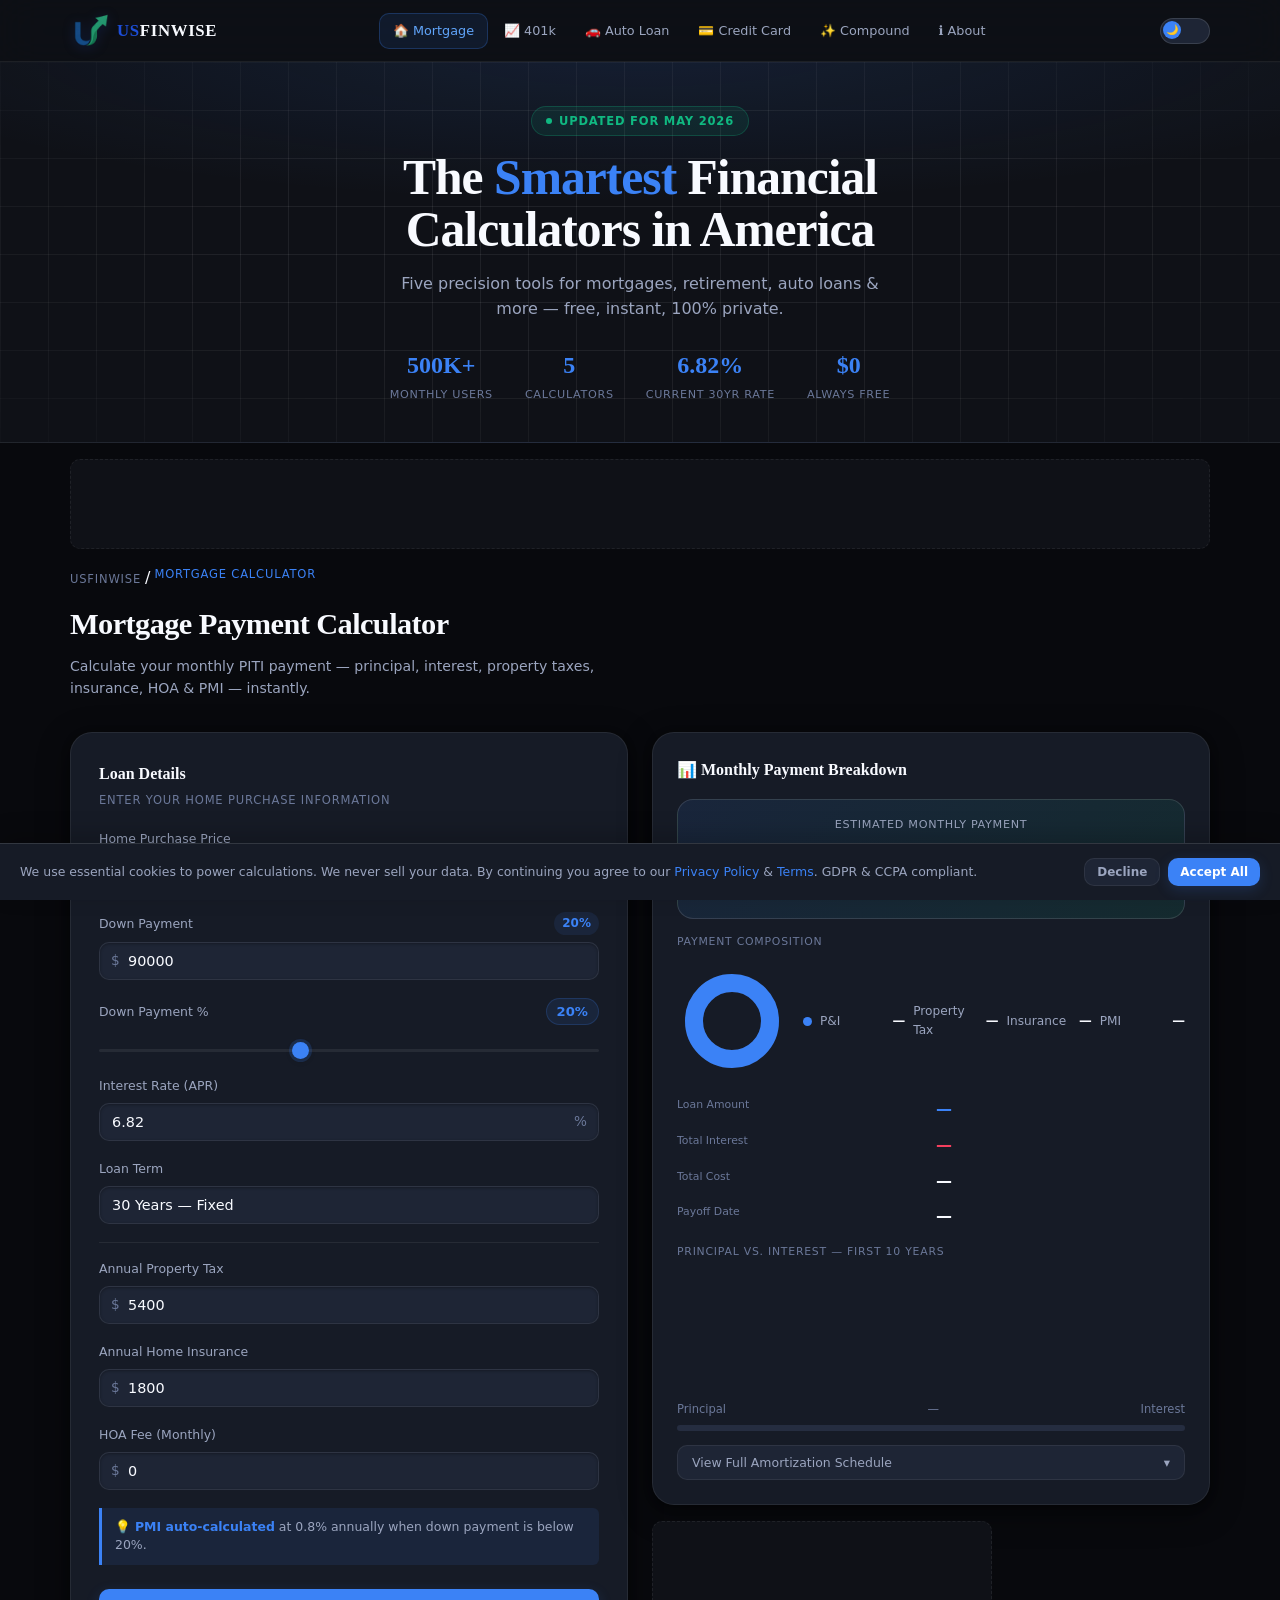
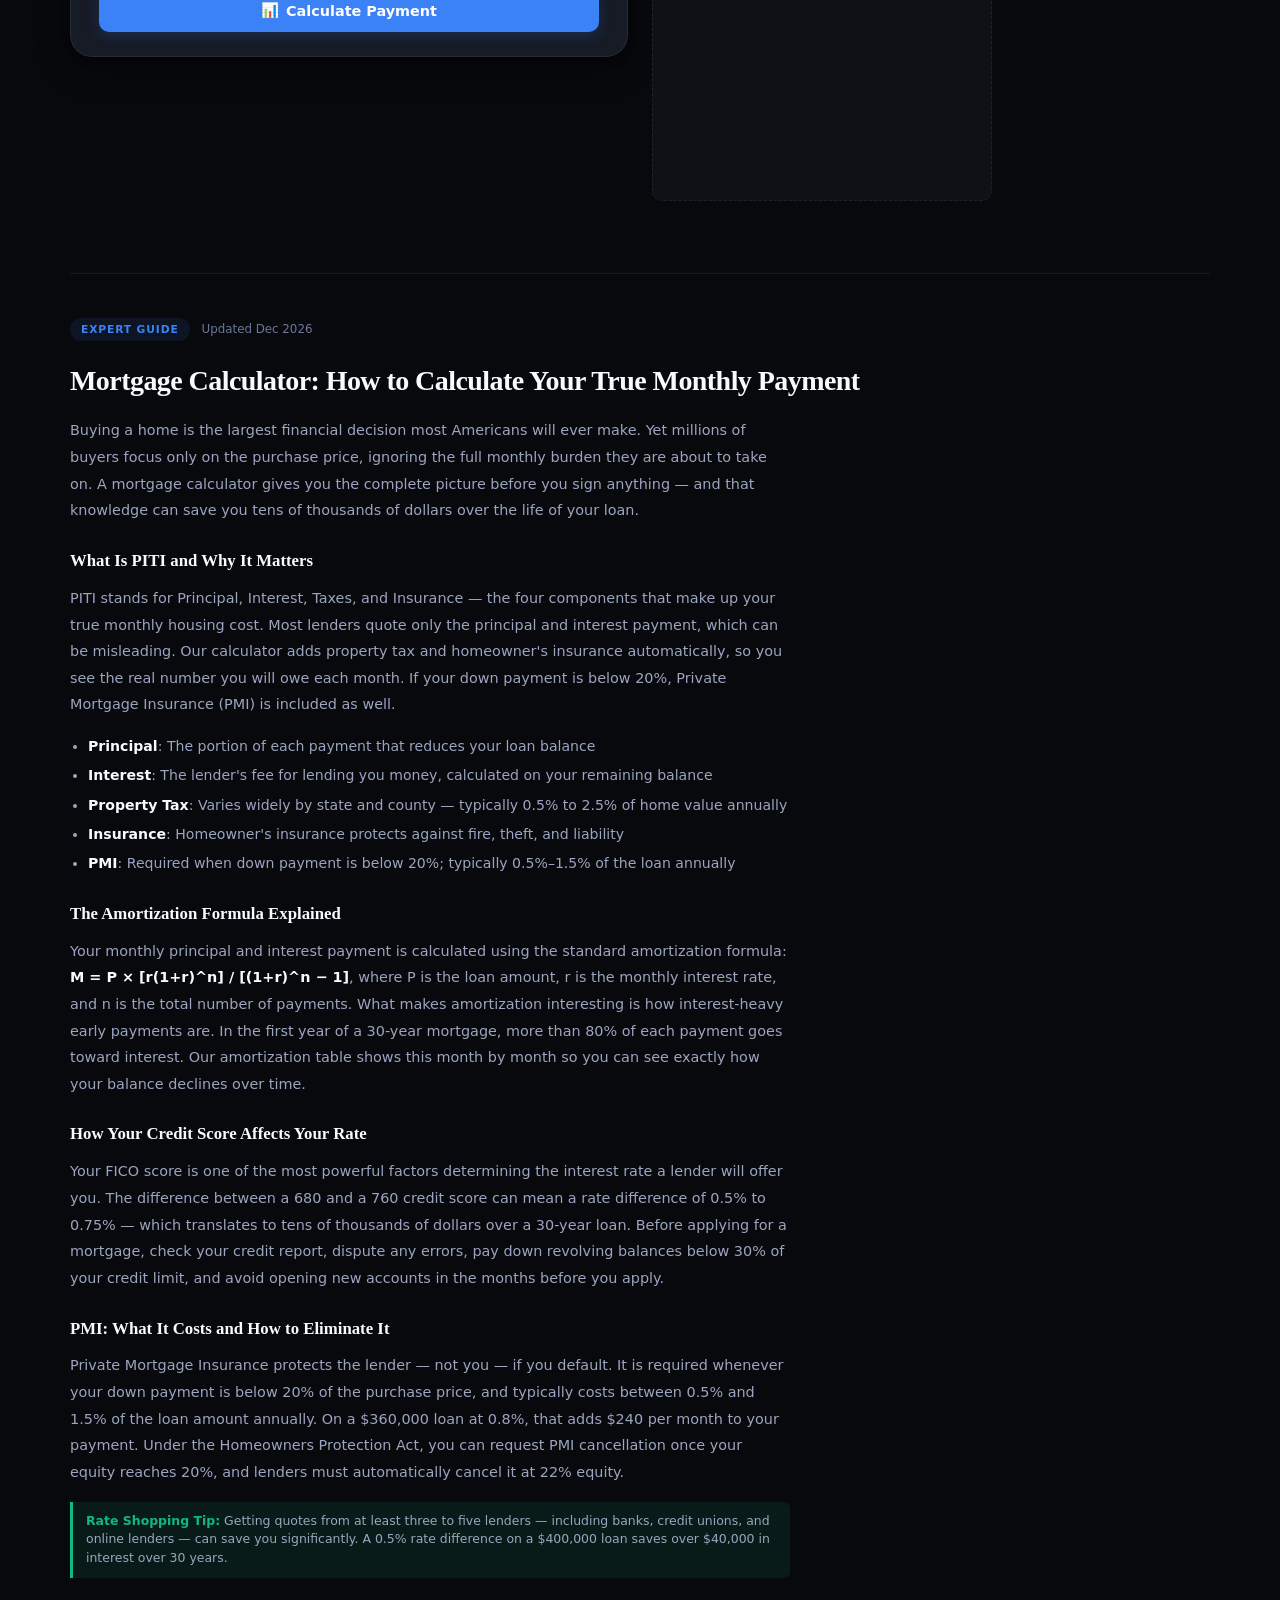
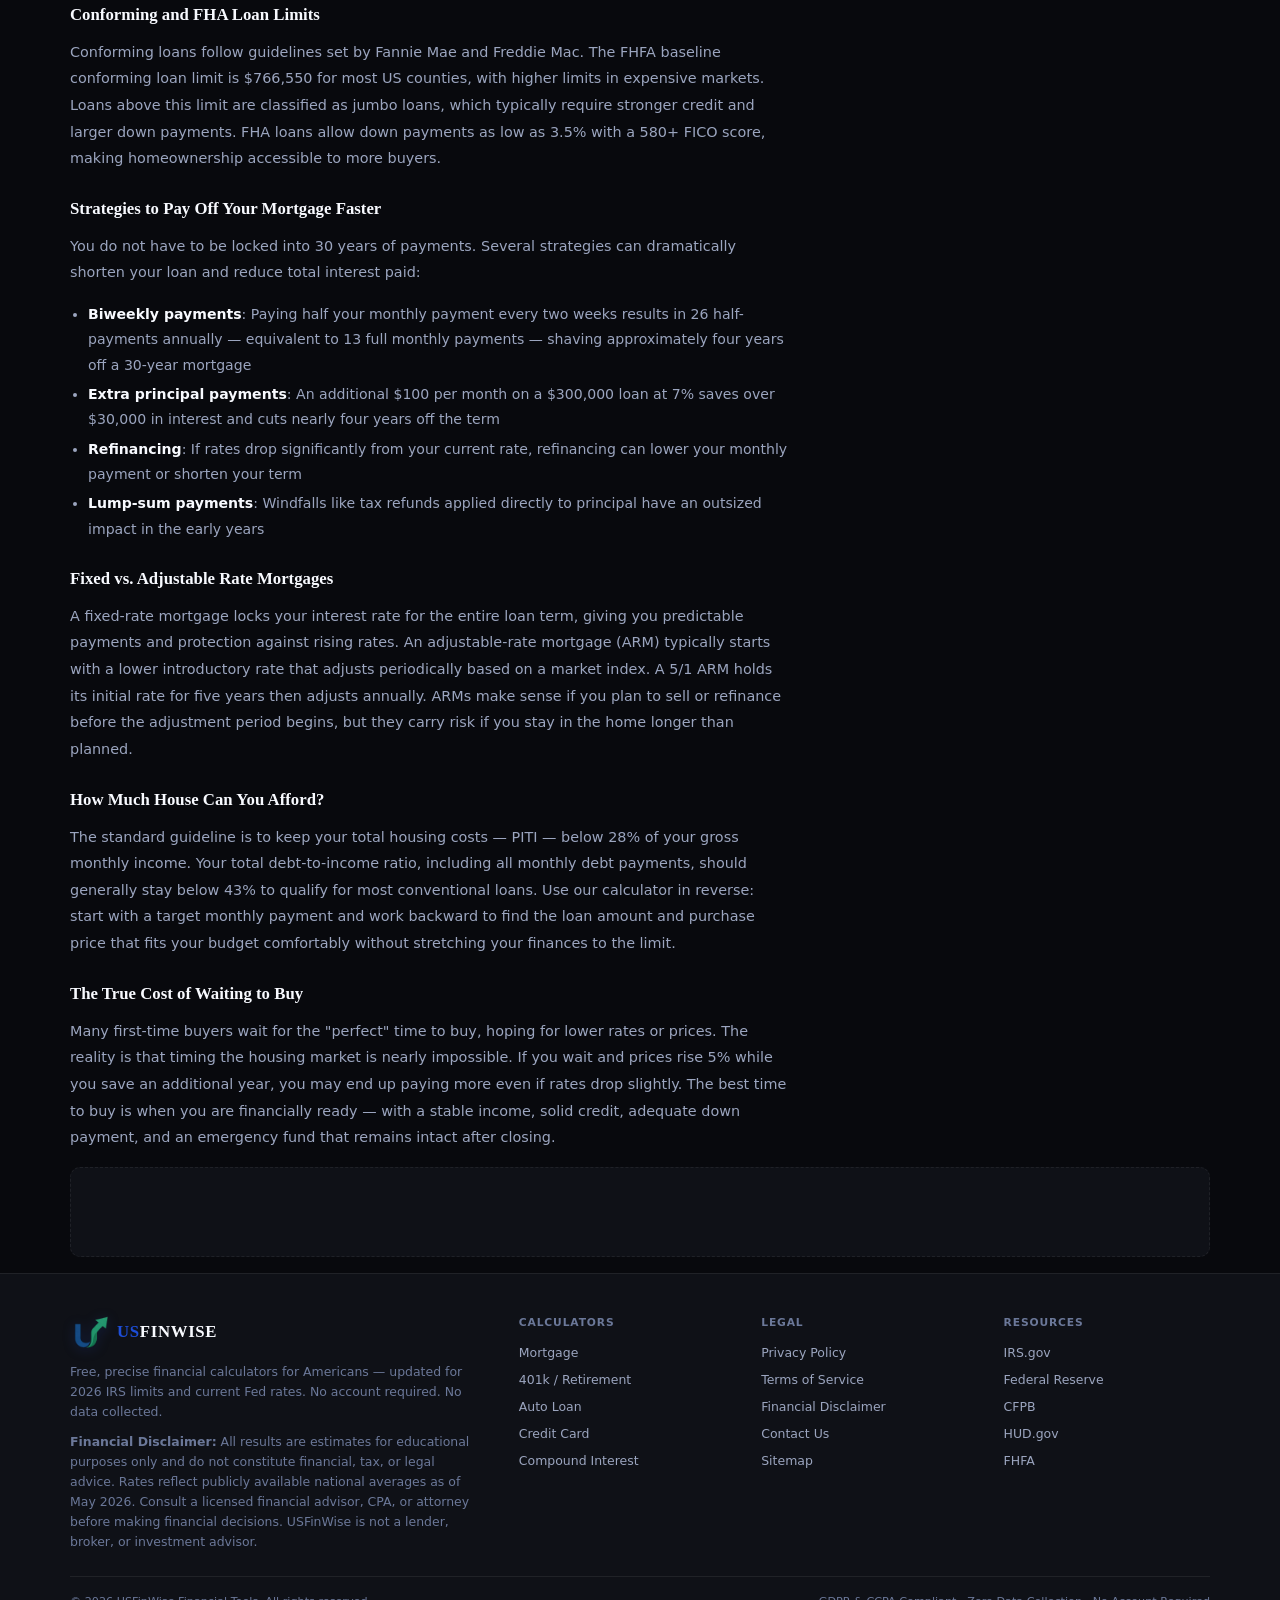
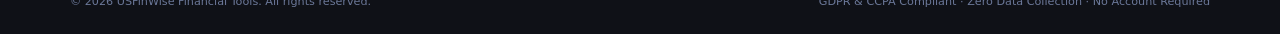
<file: index.html>
<!DOCTYPE html>
<html lang="en" data-theme="dark">
<head>
<meta charset="UTF-8"/>
<link rel="dns-prefetch" href="https://www.googletagmanager.com"/>
<link rel="dns-prefetch" href="https://www.google-analytics.com"/>
<meta name="viewport" content="width=device-width,initial-scale=1.0"/>
<title>Mortgage Calculator 2026 | USFinWise — Free PITI, PMI & Amortization</title>
<meta name="description" content="Free mortgage calculator 2026. Calculate your full PITI monthly payment — principal, interest, property taxes, insurance & PMI. Trusted by 500K+ Americans."/>
<meta name="keywords" content="mortgage calculator 2026, PITI calculator, PMI calculator, amortization schedule, monthly mortgage payment calculator"/>
<meta name="referrer" content="strict-origin-when-cross-origin"/>
<meta name="robots" content="index,follow,max-snippet:-1,max-image-preview:large,max-video-preview:-1"/>
<meta name="author" content="USFinWise Financial Tools"/>
<meta name="theme-color" content="#0f1117"/>
<meta property="og:type" content="website"/>
<meta property="og:site_name" content="USFinWise"/>
<meta property="og:title" content="Mortgage Calculator 2026 | USFinWise — Free PITI, PMI & Amortization"/>
<meta property="og:description" content="Free mortgage calculator 2026. Calculate your full PITI monthly payment — principal, interest, property taxes, insurance & PMI. Trusted by 500K+ Americans."/>
<meta property="og:url" content="https://usfinwise.com/"/>
<meta property="og:image" content="https://usfinwise.com/og-image.png"/>
<meta property="og:image:width" content="1200"/>
<meta property="og:image:height" content="630"/>
<meta property="og:locale" content="en_US"/>
<meta name="twitter:card" content="summary_large_image"/>
<meta name="twitter:site" content="@usfinwise"/>
<meta name="twitter:title" content="Mortgage Calculator 2026 | USFinWise — Free PITI, PMI & Amortization"/>
<meta name="twitter:description" content="Free mortgage calculator 2026. Calculate your full PITI monthly payment — principal, interest, property taxes, insurance & PMI. Trusted by 500K+ Americans."/>
<meta name="twitter:image" content="https://usfinwise.com/og-image.png"/>
<link rel="icon" type="image/x-icon" href="/favicon.ico"/>
<link rel="icon" type="image/png" sizes="32x32" href="/favicon-32x32.png"/>
<link rel="icon" type="image/png" sizes="16x16" href="/favicon-16x16.png"/>
<link rel="apple-touch-icon" sizes="180x180" href="/apple-touch-icon.png"/>
<link rel="canonical" href="https://usfinwise.com/"/>
<link rel="sitemap" type="application/xml" title="Sitemap" href="/sitemap.xml"/>
<script type="application/ld+json">
{"@context":"https://schema.org","@type":["WebApplication","FinancialService"],"name":"Mortgage Calculator 2026","url":"https://usfinwise.com/","applicationCategory":"FinanceApplication","operatingSystem":"Web","offers":{"@type":"Offer","price":"0","priceCurrency":"USD"},"areaServed":{"@type":"Country","name":"United States"},"description":"Free US mortgage calculator 2026. Calculate monthly PITI payment, PMI, HOA, and amortization schedule."}
</script>
<script type="application/ld+json">
{"@context":"https://schema.org","@type":"BreadcrumbList","itemListElement":[{"@type":"ListItem","position":1,"name":"USFinWise","item":"https://usfinwise.com/"},{"@type":"ListItem","position":2,"name":"Mortgage Calculator","item":"https://usfinwise.com/"}]}
</script>
<link rel="stylesheet" href="/assets/css/style.css"/>
<!-- Google Tag Manager - delayed until user interaction -->
<script>
(function(){
  var loaded = false;
  function loadGTM(){
    if(loaded) return; loaded = true;
    (function(w,d,s,l,i){
      w[l]=w[l]||[];
      w[l].push({'gtm.start':new Date().getTime(),event:'gtm.js'});
      var f=d.getElementsByTagName(s)[0],
          j=d.createElement(s),
          dl=l!='dataLayer'?'&l='+l:'';
      j.async=true;
      j.src='https://www.googletagmanager.com/gtm.js?id='+i+dl;
      f.parentNode.insertBefore(j,f);
    })(window,document,'script','dataLayer','GTM-T6HJ62DM');
  }
  ['scroll','click','keydown','touchstart','mousemove'].forEach(function(e){
    window.addEventListener(e, loadGTM, {once:true, passive:true});
  });
  setTimeout(loadGTM, 4000);
})();
</script>
<!-- End Google Tag Manager -->
</head>
<body>
<!-- Google Tag Manager (noscript) -->
<noscript><iframe src="https://www.googletagmanager.com/ns.html?id=GTM-T6HJ62DM"
height="0" width="0" style="display:none;visibility:hidden"></iframe></noscript>
<!-- End Google Tag Manager (noscript) -->

<script>
const CONFIG = {
  siteName:    "USFinWise",
  siteUrl:     "https://usfinwise.com",
  siteTagline: "Free US Financial Calculator Suite",
  adsense:     "ca-pub-XXXXXXXXXXXXXXXX", /* ← Replace with your AdSense Publisher ID */
  defaultRates: {
    mortgage:    6.82,   /* 30-yr fixed national avg, May 2026 */
    auto:        7.10,   /* new-car APR avg, May 2026          */
    creditCard:  24.99,  /* avg APR, May 2026                  */
    savings:     5.10,   /* HYSA avg, May 2026                 */
  },
  social: {
    twitter:   "https://twitter.com/usfinwise",
    linkedin:  "https://linkedin.com/company/usfinwise",
    facebook:  "https://facebook.com/usfinwise",
  },
  limits: { /* IRS 2026 figures — updated by Decap CMS each November */
    k401limit:    23000,
    k401catchup:  30500,
    iraLimit:     7000,
    hsaSingle:    4300,
    hsaFamily:    8550,
    conforming:   766550,
    fhaStd:       498257,
  },
};
</script>

<div id="cookie" role="dialog" aria-label="Cookie consent" aria-live="polite">
  <p>
    We use essential cookies to power calculations. We never sell your data.
    By continuing you agree to our
    <a href="#" onclick="openLegal('privacy');return false">Privacy Policy</a> &amp;
    <a href="#" onclick="openLegal('terms');return false">Terms</a>.
    GDPR &amp; CCPA compliant.
  </p>
  <div class="cookie-btns">
    <button class="btn btn-ghost btn-sm" onclick="dismissCookie('reject')" aria-label="Decline optional cookies">Decline</button>
    <button class="btn btn-primary btn-sm" style="width:auto;margin:0" onclick="dismissCookie('accept')" aria-label="Accept all cookies">Accept All</button>
  </div>
</div>

<nav id="navbar" role="navigation" aria-label="Main navigation">
  <div class="container nav-wrap">
    <a class="logo" href="/" aria-label="USFinWise — Free US Financial Calculators">
      <img src="/logo-192.png" alt="USFinWise logo" class="logo-svg" width="38" height="38" loading="eager"/>
      <div class="logo-text-wrap">
        <span class="logo-name"><span class="logo-us">US</span>FINWISE</span>
      </div>
    </a>
    <button class="hamburger" id="hbg" aria-label="Open navigation menu" aria-expanded="false" aria-controls="navTabs">
      <svg width="22" height="22" viewBox="0 0 22 22" fill="none" stroke="currentColor" stroke-width="1.8" stroke-linecap="round" aria-hidden="true">
        <line x1="2" y1="6"  x2="20" y2="6"/>
        <line x1="2" y1="11" x2="20" y2="11"/>
        <line x1="2" y1="16" x2="20" y2="16"/>
      </svg>
    </button>
    <div class="nav-tabs" id="navTabs" role="navigation" aria-label="Calculator pages">
      <a class="nav-tab active" href="/" aria-current="page">🏠 Mortgage</a>
      <a class="nav-tab" href="/401k-calculator.html">📈 401k</a>
      <a class="nav-tab" href="/auto-loan-calculator.html">🚗 Auto Loan</a>
      <a class="nav-tab" href="/credit-card-payoff-calculator.html">💳 Credit Card</a>
      <a class="nav-tab" href="/compound-interest-calculator.html">✨ Compound</a>
      <a class="nav-tab" href="/about.html">ℹ️ About</a>
    </div>
    <div class="nav-right">
      <label class="toggle-pill" aria-label="Toggle dark / light mode">
        <input type="checkbox" id="themeChk" onchange="toggleTheme()"/>
        <div class="toggle-track"></div>
        <div class="toggle-thumb" aria-hidden="true"><span id="themeIco">🌙</span></div>
      </label>
    </div>
  </div>
</nav>

<header class="hero" role="banner">
  <div class="container hero-inner">
    <div class="freshness-badge" role="note" aria-label="Content freshness">
      <span class="freshness-dot" aria-hidden="true"></span>
      <span id="freshnessText">Updated for May 2026</span>
    </div>
    <h1>The <span class="hl">Smartest</span> Financial<br>Calculators in America</h1>
    <p class="hero-sub" id="hero-subheading">
      Five precision tools for mortgages, retirement, auto loans &amp; more — free, instant, 100% private.
    </p>
    <ul class="hero-kpis" aria-label="Platform highlights">
      <li class="kpi">
        <span class="kpi-n" id="heroUsers">500K+</span>
        <span class="kpi-l">Monthly Users</span></li>
      <li class="kpi">
        <span class="kpi-n">5</span>
        <span class="kpi-l">Calculators</span></li>
      <li class="kpi">
        <span class="kpi-n" id="heroRate">6.82%</span>
        <span class="kpi-l">Current 30yr Rate</span></li>
      <li class="kpi">
        <span class="kpi-n">$0</span>
        <span class="kpi-l">Always Free</span></li>
    </ul>
  </div>
</header>

<div class="container">
  <div class="ad-zone" aria-hidden="true"><!-- AdSense Zone 1 --></div>
</div>

<main class="container" id="main" role="main">
<section id="t-mortgage" class="tool active">
  <div class="tool-header">
    <nav class="bc" aria-label="Breadcrumb">
      <ol>
        <li><a href="/">USFinWise</a></li>
        <li aria-hidden="true"> / </li>
        <li aria-current="page">Mortgage Calculator</li>
      </ol>
    </nav>
    <h2 id="tab-mortgage">Mortgage Payment Calculator</h2>
    <p>Calculate your monthly PITI payment — principal, interest, property taxes, insurance, HOA &amp; PMI — instantly.</p>
  </div>

  <div class="grid-2">
    <!-- INPUT CARD -->
    <div class="card">
      <h3 class="card-hd">Loan Details</h3>
      <p class="card-sub">Enter your home purchase information</p>

      <div class="field">
        <div class="field-label"><label for="m-price">Home Purchase Price</label></div>
        <div class="inp-wrap has-pre">
          <span class="inp-pre" aria-hidden="true">$</span>
          <input type="number" id="m-price" value="450000" min="50000" max="5000000" step="1000"
            aria-label="Home purchase price in dollars"
            oninput="syncDownPct()"/>
        </div>
      </div>

      <div class="field">
        <div class="field-label">
          <label for="m-down">Down Payment</label>
          <span class="unit" id="m-down-pct-display" aria-live="polite" aria-label="Down payment percentage">20%</span>
        </div>
        <div class="inp-wrap has-pre">
          <span class="inp-pre" aria-hidden="true">$</span>
          <input type="number" id="m-down" value="90000" min="0" step="500"
            aria-label="Down payment in dollars"
            oninput="syncFromDown()"/>
        </div>
      </div>

      <div class="slider-field">
        <div class="slider-header">
          <label class="slider-label" for="m-dp-sl" id="dp-sl-label">Down Payment %</label>
          <span class="slider-val" id="m-dp-pct-sl" aria-live="polite">20%</span>
        </div>
        <input type="range" id="m-dp-sl" min="0" max="50" step="0.5" value="20"
          aria-labelledby="dp-sl-label"
          aria-valuemin="0" aria-valuemax="50" aria-valuenow="20" aria-valuetext="20 percent"
          oninput="syncFromSlider()"/>
      </div>

      <div class="field">
        <div class="field-label"><label for="m-rate">Interest Rate (APR)</label></div>
        <div class="inp-wrap has-suf">
          <input type="number" id="m-rate" value="6.82" min="0.5" max="25" step="0.05"
            aria-label="Annual mortgage interest rate as a percentage"
            />
          <span class="inp-suf" aria-hidden="true">%</span>
        </div>
      </div>

      <div class="field">
        <div class="field-label"><label for="m-term">Loan Term</label></div>
        <select id="m-term" aria-label="Mortgage loan term" >
          <option value="30" selected>30 Years — Fixed</option>
          <option value="20">20 Years — Fixed</option>
          <option value="15">15 Years — Fixed</option>
          <option value="10">10 Years — Fixed</option>
        </select>
      </div>

      <div class="divider" role="separator"></div>

      <div class="field">
        <div class="field-label"><label for="m-tax">Annual Property Tax</label></div>
        <div class="inp-wrap has-pre">
          <span class="inp-pre" aria-hidden="true">$</span>
          <input type="number" id="m-tax" value="5400" min="0" step="100"
            aria-label="Annual property tax in dollars" />
        </div>
      </div>

      <div class="field">
        <div class="field-label"><label for="m-ins">Annual Home Insurance</label></div>
        <div class="inp-wrap has-pre">
          <span class="inp-pre" aria-hidden="true">$</span>
          <input type="number" id="m-ins" value="1800" min="0" step="50"
            aria-label="Annual homeowner's insurance in dollars" />
        </div>
      </div>

      <div class="field">
        <div class="field-label"><label for="m-hoa">HOA Fee (Monthly)</label></div>
        <div class="inp-wrap has-pre">
          <span class="inp-pre" aria-hidden="true">$</span>
          <input type="number" id="m-hoa" value="0" min="0" step="10"
            aria-label="Monthly HOA fee in dollars" />
        </div>
      </div>

      <div class="tip" role="note">
        <span aria-hidden="true">💡</span>
        <strong>PMI auto-calculated</strong> at 0.8% annually when down payment is below 20%.
      </div>

      <button class="btn btn-primary mt-3" onclick="calcMortgage()" aria-label="Calculate mortgage payment">
        <span aria-hidden="true">📊</span> Calculate Payment
      </button>
    </div>

    <!-- RESULTS PANEL -->
    <div>
      <div class="results" id="m-results" aria-live="polite" aria-atomic="false" aria-label="Mortgage calculation results">
        <p class="results-label"><span aria-hidden="true">📊</span> Monthly Payment Breakdown</p>

        <div class="res-primary">
          <div class="res-label">Estimated Monthly Payment</div>
          <div class="res-amount" id="m-monthly" aria-label="Monthly payment total">$—</div>
          <div class="res-sub">Principal · Interest · Tax · Insurance</div>
        </div>

        <!-- Donut chart -->
        <div class="chart-section">
          <h4 class="chart-title">Payment Composition</h4>
          <div class="donut-row">
            <svg class="donut-svg" width="110" height="110" viewBox="0 0 110 110"
              role="img" aria-labelledby="donut-chart-title donut-chart-desc">
              <title id="donut-chart-title">Mortgage payment breakdown</title>
              <desc id="donut-chart-desc">Donut chart showing proportion of principal &amp; interest, property tax, insurance, and PMI in your monthly mortgage payment.</desc>
              <circle cx="55" cy="55" r="38" fill="none" stroke="var(--bg4)" stroke-width="18" aria-hidden="true"/>
              <circle id="d-pi"  cx="55" cy="55" r="38" fill="none" stroke="var(--acc)" stroke-width="18" stroke-dasharray="238.76" stroke-dashoffset="0"      stroke-linecap="butt" transform="rotate(-90 55 55)" style="transition:stroke-dashoffset .5s var(--ease)" aria-hidden="true"/>
              <circle id="d-tax" cx="55" cy="55" r="38" fill="none" stroke="var(--grn)" stroke-width="18" stroke-dasharray="238.76" stroke-dashoffset="238.76" stroke-linecap="butt" transform="rotate(-90 55 55)" style="transition:stroke-dashoffset .5s var(--ease)" aria-hidden="true"/>
              <circle id="d-ins" cx="55" cy="55" r="38" fill="none" stroke="var(--ylw)" stroke-width="18" stroke-dasharray="238.76" stroke-dashoffset="238.76" stroke-linecap="butt" transform="rotate(-90 55 55)" style="transition:stroke-dashoffset .5s var(--ease)" aria-hidden="true"/>
              <circle id="d-pmi" cx="55" cy="55" r="38" fill="none" stroke="var(--red)" stroke-width="18" stroke-dasharray="238.76" stroke-dashoffset="238.76" stroke-linecap="butt" transform="rotate(-90 55 55)" style="transition:stroke-dashoffset .5s var(--ease)" aria-hidden="true"/>
            </svg>
            <dl class="donut-legend" aria-label="Payment breakdown legend">
              <div class="leg-item"><div class="leg-dot" style="background:var(--acc)" aria-label="Blue: Principal and Interest"></div><dt class="leg-text">P&amp;I</span><dd class="leg-val" id="l-pi">—</span></li>
              <div class="leg-item"><div class="leg-dot" style="background:var(--grn)" aria-label="Green: Property Tax"></div><dt class="leg-text">Property Tax</span><dd class="leg-val" id="l-tax">—</span></li>
              <div class="leg-item"><div class="leg-dot" style="background:var(--ylw)" aria-label="Yellow: Insurance"></div><dt class="leg-text">Insurance</span><dd class="leg-val" id="l-ins">—</span></li>
              <div class="leg-item"><div class="leg-dot" style="background:var(--red)" aria-label="Red: PMI"></div><dt class="leg-text">PMI</span><dd class="leg-val" id="l-pmi">—</span></li>
            </dl>
          </div>
        </div>

        <dl class="stats-grid" aria-label="Mortgage summary">
          <div class="stat"><dt class="stat-label">Loan Amount</span><dd class="stat-value blue" id="m-loan">—</span></li>
          <div class="stat"><dt class="stat-label">Total Interest</span><dd class="stat-value red" id="m-total-int">—</span></li>
          <div class="stat"><dt class="stat-label">Total Cost</span><dd class="stat-value" id="m-total-cost">—</span></li>
          <div class="stat"><dt class="stat-label">Payoff Date</span><dd class="stat-value" id="m-payoff-date">—</span></li>
        </dl>

        <!-- Bar chart -->
        <div class="chart-section">
          <h4 class="chart-title">Principal vs. Interest — First 10 Years</h4>
          <div class="bar-chart-wrap">
            <div class="bar-row" id="m-bar-row" role="img" aria-label="Annual principal vs interest bar chart"></div>
            <div class="bar-xl" id="m-bar-xl" aria-hidden="true"></div>
          </div>
        </div>

        <!-- Progress bar -->
        <div class="prog-wrap">
          <div class="prog-header" aria-hidden="true">
            <span>Principal</span><span id="m-prin-pct">—</span><span>Interest</span>
          </div>
          <div class="prog-bar" id="m-prog-bar-wrap" role="progressbar"
            aria-label="Principal as percentage of total cost"
            aria-valuenow="0" aria-valuemin="0" aria-valuemax="100">
            <div class="prog-fill" id="m-prin-bar" style="width:0%"></div>
          </div>
        </div>

        <!-- Amortization schedule -->
        <button class="amort-toggle mt-3" id="m-amort-btn"
          onclick="toggleAmort()" aria-expanded="false" aria-controls="m-amort-wrap">
          <span>View Full Amortization Schedule</span>
          <span id="m-amort-arrow" aria-hidden="true">▾</span>
        </button>
        <div class="amort-wrap hide" id="m-amort-wrap" role="region" aria-label="Month-by-month amortization schedule">
          <table aria-label="Amortization schedule">
            <thead>
              <tr>
                <th scope="col" abbr="Month">#</th>
                <th scope="col">Payment</th>
                <th scope="col">Principal</th>
                <th scope="col">Interest</th>
                <th scope="col">Balance</th>
              </tr>
            </thead>
            <tbody id="m-amort-body"></tbody>
          </table>
        </div>
      </div>

      <!-- ADSENSE_ZONE_2 (Rectangle 336×280) -->
      <!-- <ins class="adsbygoogle" data-ad-client="ca-pub-XXXXXXXXXXXXXXXX" data-ad-slot="SLOT_MID" data-ad-format="rectangle"></ins><script>(adsbygoogle=window.adsbygoogle||[]).push({});</script> -->
      <div class="ad-zone mt-4" aria-hidden="true" style="max-width:340px;min-height:280px"><!-- ADSENSE_ZONE_2 —  Rectangle 336×280 --></div>
    </div>
  </div><!-- /grid-2 -->

  <!-- SEO Article — Mortgage -->
    <article class="seo-art" aria-label="Mortgage calculator expert guide">
    <div class="art-meta">
      <span class="art-tag">Expert Guide</span>
      <time class="art-date" id="m-art-date" datetime="2026-05-01">Updated May 2026 · 10 min read</time>
    </div>
    <h2 class="art-title">Mortgage Calculator: How to Calculate Your True Monthly Payment</h2>
    <div class="art-body">
      <p>Buying a home is the largest financial decision most Americans will ever make. Yet millions of buyers focus only on the purchase price, ignoring the full monthly burden they are about to take on. A mortgage calculator gives you the complete picture before you sign anything — and that knowledge can save you tens of thousands of dollars over the life of your loan.</p>
      <h3>What Is PITI and Why It Matters</h3>
      <p>PITI stands for Principal, Interest, Taxes, and Insurance — the four components that make up your true monthly housing cost. Most lenders quote only the principal and interest payment, which can be misleading. Our calculator adds property tax and homeowner's insurance automatically, so you see the real number you will owe each month. If your down payment is below 20%, Private Mortgage Insurance (PMI) is included as well.</p>
      <ul>
        <li><strong>Principal</strong>: The portion of each payment that reduces your loan balance</li>
        <li><strong>Interest</strong>: The lender's fee for lending you money, calculated on your remaining balance</li>
        <li><strong>Property Tax</strong>: Varies widely by state and county — typically 0.5% to 2.5% of home value annually</li>
        <li><strong>Insurance</strong>: Homeowner's insurance protects against fire, theft, and liability</li>
        <li><strong>PMI</strong>: Required when down payment is below 20%; typically 0.5%–1.5% of the loan annually</li>
      </ul>
      <h3>The Amortization Formula Explained</h3>
      <p>Your monthly principal and interest payment is calculated using the standard amortization formula: <strong>M = P × [r(1+r)^n] / [(1+r)^n − 1]</strong>, where P is the loan amount, r is the monthly interest rate, and n is the total number of payments. What makes amortization interesting is how interest-heavy early payments are. In the first year of a 30-year mortgage, more than 80% of each payment goes toward interest. Our amortization table shows this month by month so you can see exactly how your balance declines over time.</p>
      <h3>How Your Credit Score Affects Your Rate</h3>
      <p>Your FICO score is one of the most powerful factors determining the interest rate a lender will offer you. The difference between a 680 and a 760 credit score can mean a rate difference of 0.5% to 0.75% — which translates to tens of thousands of dollars over a 30-year loan. Before applying for a mortgage, check your credit report, dispute any errors, pay down revolving balances below 30% of your credit limit, and avoid opening new accounts in the months before you apply.</p>
      <h3>PMI: What It Costs and How to Eliminate It</h3>
      <p>Private Mortgage Insurance protects the lender — not you — if you default. It is required whenever your down payment is below 20% of the purchase price, and typically costs between 0.5% and 1.5% of the loan amount annually. On a $360,000 loan at 0.8%, that adds $240 per month to your payment. Under the Homeowners Protection Act, you can request PMI cancellation once your equity reaches 20%, and lenders must automatically cancel it at 22% equity.</p>
      <div class="tip green" role="note">
        <strong>Rate Shopping Tip:</strong> Getting quotes from at least three to five lenders — including banks, credit unions, and online lenders — can save you significantly. A 0.5% rate difference on a $400,000 loan saves over $40,000 in interest over 30 years.
      </div>
      <h3>Conforming and FHA Loan Limits</h3>
      <p>Conforming loans follow guidelines set by Fannie Mae and Freddie Mac. The FHFA baseline conforming loan limit is $766,550 for most US counties, with higher limits in expensive markets. Loans above this limit are classified as jumbo loans, which typically require stronger credit and larger down payments. FHA loans allow down payments as low as 3.5% with a 580+ FICO score, making homeownership accessible to more buyers.</p>
      <h3>Strategies to Pay Off Your Mortgage Faster</h3>
      <p>You do not have to be locked into 30 years of payments. Several strategies can dramatically shorten your loan and reduce total interest paid:</p>
      <ul>
        <li><strong>Biweekly payments</strong>: Paying half your monthly payment every two weeks results in 26 half-payments annually — equivalent to 13 full monthly payments — shaving approximately four years off a 30-year mortgage</li>
        <li><strong>Extra principal payments</strong>: An additional $100 per month on a $300,000 loan at 7% saves over $30,000 in interest and cuts nearly four years off the term</li>
        <li><strong>Refinancing</strong>: If rates drop significantly from your current rate, refinancing can lower your monthly payment or shorten your term</li>
        <li><strong>Lump-sum payments</strong>: Windfalls like tax refunds applied directly to principal have an outsized impact in the early years</li>
      </ul>
      <h3>Fixed vs. Adjustable Rate Mortgages</h3>
      <p>A fixed-rate mortgage locks your interest rate for the entire loan term, giving you predictable payments and protection against rising rates. An adjustable-rate mortgage (ARM) typically starts with a lower introductory rate that adjusts periodically based on a market index. A 5/1 ARM holds its initial rate for five years then adjusts annually. ARMs make sense if you plan to sell or refinance before the adjustment period begins, but they carry risk if you stay in the home longer than planned.</p>
      <h3>How Much House Can You Afford?</h3>
      <p>The standard guideline is to keep your total housing costs — PITI — below 28% of your gross monthly income. Your total debt-to-income ratio, including all monthly debt payments, should generally stay below 43% to qualify for most conventional loans. Use our calculator in reverse: start with a target monthly payment and work backward to find the loan amount and purchase price that fits your budget comfortably without stretching your finances to the limit.</p>
      <h3>The True Cost of Waiting to Buy</h3>
      <p>Many first-time buyers wait for the "perfect" time to buy, hoping for lower rates or prices. The reality is that timing the housing market is nearly impossible. If you wait and prices rise 5% while you save an additional year, you may end up paying more even if rates drop slightly. The best time to buy is when you are financially ready — with a stable income, solid credit, adequate down payment, and an emergency fund that remains intact after closing.</p>
    </div>
  </article>
</section>

<!-- ────────────────────────────────────────────────────
     TOOL 2: 401k / RETIREMENT CALCULATOR
──────────────────────────────────────────────────── -->
</main>

<div class="container">
  <div class="ad-zone" aria-hidden="true"><!-- AdSense Zone 2 --></div>
</div>

<footer role="contentinfo">
  <div class="container">
    <div class="footer-grid">
      <div class="f-brand">
        <a class="logo" href="/" aria-label="USFinWise home">
          <img src="/logo-192.png" alt="USFinWise logo" class="logo-svg" width="36" height="36" loading="lazy"/>
          <div class="logo-text-wrap">
            <span class="logo-name"><span class="logo-us">US</span>FINWISE</span>
          </div>
        </a>
        <p>Free, precise financial calculators for Americans — updated for 2026 IRS limits and current Fed rates. No account required. No data collected.</p>
        <p class="f-disclaimer">
          <strong>Financial Disclaimer:</strong> All results are estimates for educational purposes only and do not constitute financial, tax, or legal advice. Rates reflect publicly available national averages as of May 2026. Consult a licensed financial advisor, CPA, or attorney before making financial decisions. USFinWise is not a lender, broker, or investment advisor.
        </p>
      </div>

      <div class="f-col">
        <h5>Calculators</h5>
        <a href="/">Mortgage</a>
        <a href="/401k-calculator.html">401k / Retirement</a>
        <a href="/auto-loan-calculator.html">Auto Loan</a>
        <a href="/credit-card-payoff-calculator.html">Credit Card</a>
        <a href="/compound-interest-calculator.html">Compound Interest</a>
      </div>

      <div class="f-col">
        <h5>Legal</h5>
        <a href="#" onclick="openLegal('privacy');return false">Privacy Policy</a>
        <a href="#" onclick="openLegal('terms');return false">Terms of Service</a>
        <a href="#" onclick="openLegal('disclaimer');return false">Financial Disclaimer</a>
        <a href="#" onclick="openLegal('contact');return false">Contact Us</a>
        <a href="#" onclick="openLegal('sitemap');return false">Sitemap</a>
      </div>

      <div class="f-col">
        <h5>Resources</h5>
        <a href="https://www.irs.gov"           target="_blank" rel="noopener noreferrer">IRS.gov</a>
        <a href="https://www.federalreserve.gov" target="_blank" rel="noopener noreferrer">Federal Reserve</a>
        <a href="https://www.cfpb.gov"           target="_blank" rel="noopener noreferrer">CFPB</a>
        <a href="https://www.hud.gov"            target="_blank" rel="noopener noreferrer">HUD.gov</a>
        <a href="https://www.fhfa.gov"           target="_blank" rel="noopener noreferrer">FHFA</a>
      </div>
    </div>

    <div class="f-bottom">
      <p>© <span id="footer-yr">2026</span> <span id="footer-site">USFinWise</span> Financial Tools. All rights reserved.</p>
      <p>GDPR &amp; CCPA Compliant · Zero Data Collection · No Account Required</p>
    </div>
  </div>
</footer>

<div id="legal-overlay" role="dialog" aria-modal="true"
  aria-labelledby="legal-modal-title" onclick="overlayClose(event)">
  <div id="legal-modal">
    <div class="lm-header">
      <h2 id="legal-modal-title">Legal</h2>
      <button class="lm-close" onclick="closeLegal()" aria-label="Close legal panel">✕</button>
    </div>

    <!-- ══ PRIVACY POLICY ══ -->
    <div id="lp-privacy" class="lm-panel">
      <div class="lm-body">
        <div class="lm-badge">🔒 Privacy Policy</div>
        <p><strong>Effective Date:</strong> January 1, 2026 &nbsp;|&nbsp; <strong>Last Updated:</strong> May 1, 2026</p>
        <h3>1. Information We Collect</h3>
        <p><strong>Calculator Inputs (Not Collected):</strong> All financial figures you enter are processed entirely within your browser. This data is never transmitted to our servers or stored in any database.</p>
        <p><strong>Local Storage:</strong> We store your theme preference (<code>ufw-theme</code>) and cookie consent (<code>ufw-cookie</code>) locally on your device only. We do not set third-party tracking cookies.</p>
        <p><strong>Server Logs:</strong> Standard access logs (IP address, browser type, pages visited) are retained for up to 30 days for security purposes only, then permanently deleted.</p>
        <h3>2. How We Use Information</h3>
        <ul>
          <li>To operate and improve the USFinWise calculators</li>
          <li>To respond to your support messages</li>
          <li>To detect and prevent security incidents</li>
          <li>To comply with applicable legal obligations</li>
        </ul>
        <p>We <strong>never sell, rent, or share</strong> your personal information with third parties for marketing.</p>
        <h3>3. Third-Party Services</h3>
        <p><strong>Google Fonts:</strong> We load fonts from Google's servers. Google may log your IP when serving these files.</p>
        <p><strong>Google AdSense (if enabled):</strong> May use cookies to serve personalized ads. Opt out at <a href="https://www.google.com/settings/ads" target="_blank" rel="noopener">Google Ads Settings</a>.</p>
        <h3>4. Your Rights — GDPR</h3>
        <p>If you are in the EEA, you have the right to: Access, Rectification, Erasure, Data Portability, and the right to Object. Email <strong>privacy@usfinwise.com</strong> — we respond within 30 days.</p>
        <h3>5. Your Rights — CCPA</h3>
        <p>California residents: we do not sell personal information. Submit requests to <strong>privacy@usfinwise.com</strong>.</p>
        <h3>6. Children's Privacy</h3>
        <p>USFinWise is not directed to individuals under 13. We do not knowingly collect data from children.</p>
        <h3>7. Contact</h3>
        <p>📧 <strong>privacy@usfinwise.com</strong></p>
      </div>
      <div class="lm-footer">Last reviewed May 1, 2026. Governing Law: California, United States.</div>
    </div>

    <!-- ══ TERMS OF SERVICE ══ -->
    <div id="lp-terms" class="lm-panel" style="display:none">
      <div class="lm-body">
        <div class="lm-badge">📋 Terms of Service</div>
        <p><strong>Effective Date:</strong> January 1, 2026 &nbsp;|&nbsp; <strong>Last Updated:</strong> May 1, 2026</p>
        <h3>1. Acceptance of Terms</h3>
        <p>By accessing or using USFinWise, you agree to be bound by these Terms. If you do not agree, please do not use the Service.</p>
        <h3>2. Description of Service</h3>
        <p>USFinWise provides free, web-based financial calculators for <strong>informational and educational purposes only</strong>. All calculations are performed client-side in your browser.</p>
        <h3>3. No Financial Advice</h3>
        <div class="lm-warn"><strong>Important:</strong> USFinWise is NOT a registered investment advisor, broker-dealer, mortgage lender, or attorney. Nothing on this website constitutes financial, investment, tax, or legal advice. Always consult a licensed professional before making financial decisions.</div>
        <h3>4. Accuracy of Information</h3>
        <p>While we strive to keep data current, we make <strong>no warranty</strong> as to the accuracy, completeness, or timeliness of any information. Always verify figures with official sources such as IRS.gov and FHFA.gov.</p>
        <h3>5. Permitted Use</h3>
        <p>You may use the Service for personal, non-commercial financial education. You agree NOT to scrape data, reproduce content without permission, or interfere with the Service.</p>
        <h3>6. Intellectual Property</h3>
        <p>All content on USFinWise is protected by copyright. The USFinWise name and logo are trademarks of USFinWise Financial Tools.</p>
        <h3>7. Disclaimer of Warranties</h3>
        <p>THE SERVICE IS PROVIDED "AS IS" WITHOUT WARRANTY OF ANY KIND. WE DO NOT WARRANT THAT THE SERVICE WILL BE UNINTERRUPTED OR ERROR-FREE.</p>
        <h3>8. Limitation of Liability</h3>
        <p>USFINWISE SHALL NOT BE LIABLE FOR ANY INDIRECT, INCIDENTAL, OR CONSEQUENTIAL DAMAGES. OUR TOTAL LIABILITY SHALL NOT EXCEED $100 USD.</p>
        <h3>9. Governing Law</h3>
        <p>These Terms are governed by the laws of California, United States. Disputes shall be resolved by binding arbitration in Los Angeles County, California.</p>
        <h3>10. Contact</h3>
        <p>📧 <strong>legal@usfinwise.com</strong></p>
      </div>
      <div class="lm-footer">Last reviewed May 1, 2026. Governing Law: California, United States.</div>
    </div>

    <!-- ══ FINANCIAL DISCLAIMER ══ -->
    <div id="lp-disclaimer" class="lm-panel" style="display:none">
      <div class="lm-body">
        <div class="lm-badge">⚠️ Financial Disclaimer</div>
        <div class="lm-warn"><strong>NOT FINANCIAL ADVICE:</strong> All content and calculator results on USFinWise are for educational purposes only. We are not a licensed financial advisor, lender, broker, or attorney.</div>
        <h3>Calculator Results Are Estimates Only</h3>
        <p>Results are mathematical estimates based on your inputs and standard formulas. Actual payments, returns, and balances will differ based on lender terms, market conditions, taxes, and individual circumstances.</p>
        <h3>Interest Rate Disclosures</h3>
        <p>Default rates represent national averages as of May 2026. Your actual rate depends on your credit score, down payment, lender, and current market conditions. Always get quotes from multiple lenders.</p>
        <h3>IRS &amp; Regulatory Figures</h3>
        <p>IRS limits are updated annually. Always verify at <a href="https://www.irs.gov" target="_blank" rel="noopener">IRS.gov</a> and <a href="https://www.fhfa.gov" target="_blank" rel="noopener">FHFA.gov</a>.</p>
        <h3>Investment &amp; Retirement Projections</h3>
        <p>Projections assume a fixed rate of return. Real-world returns fluctuate and are not guaranteed. Past performance does not guarantee future results. You can lose money investing.</p>
        <h3>Consult a Qualified Professional</h3>
        <div class="lm-info">
          <strong>Before any financial decision, consult:</strong><br/>
          • A <strong>CFP®</strong> for investment and retirement planning<br/>
          • A <strong>CPA</strong> for tax strategy<br/>
          • An <strong>NMLS-registered mortgage professional</strong> for home loans<br/>
          • A <strong>licensed attorney</strong> for legal matters
        </div>
        <h3>Limitation of Liability</h3>
        <p>USFinWise expressly disclaims all liability for any financial loss or damages resulting from reliance on any content or results on this website.</p>
      </div>
      <div class="lm-footer">Last reviewed May 1, 2026. USFinWise is not a registered investment advisor or lender.</div>
    </div>

    <!-- ══ CONTACT US ══ -->
    <div id="lp-contact" class="lm-panel" style="display:none">
      <div class="lm-body">
        <div class="lm-badge">✉️ Contact Us</div>
        <p>We read every message and respond within 1–2 business days.</p>
        <div class="lm-info">
          📧 <strong>General:</strong> <a href="mailto:hello@usfinwise.com">hello@usfinwise.com</a><br/>
          🔒 <strong>Privacy / GDPR:</strong> <a href="mailto:privacy@usfinwise.com">privacy@usfinwise.com</a><br/>
          ⚖️ <strong>Legal:</strong> <a href="mailto:legal@usfinwise.com">legal@usfinwise.com</a><br/>
          🐛 <strong>Bug Reports:</strong> <a href="mailto:bugs@usfinwise.com">bugs@usfinwise.com</a>
        </div>
        <h3>Send a Message</h3>
        <form id="contactForm" onsubmit="submitContact(event)" novalidate>
          <div class="cf-row">
            <div class="cf-field">
              <label for="cf-name">Full Name <span style="color:var(--red)">*</span></label>
              <input type="text" id="cf-name" required placeholder="Jane Smith" autocomplete="name"/>
            </div>
            <div class="cf-field">
              <label for="cf-email">Email Address <span style="color:var(--red)">*</span></label>
              <input type="email" id="cf-email" required placeholder="jane@example.com" autocomplete="email"/>
            </div>
          </div>
          <div class="cf-field">
            <label for="cf-subject">Subject <span style="color:var(--red)">*</span></label>
            <select id="cf-subject" required>
              <option value="">— Select a topic —</option>
              <option value="question">Calculator Question</option>
              <option value="bug">Bug Report</option>
              <option value="feature">Feature Request</option>
              <option value="privacy">Privacy / GDPR Request</option>
              <option value="advertising">Advertising / Partnership</option>
              <option value="other">Other</option>
            </select>
          </div>
          <div class="cf-field">
            <label for="cf-message">Message <span style="color:var(--red)">*</span></label>
            <textarea id="cf-message" required rows="4" placeholder="Describe your question or feedback..."></textarea>
          </div>
          <div class="cf-field" style="display:flex;align-items:center;gap:10px">
            <input type="checkbox" id="cf-consent" required style="width:16px;height:16px;accent-color:var(--acc)"/>
            <label for="cf-consent" style="font-size:.78rem;color:var(--txt1);cursor:pointer">
              I consent to USFinWise storing my contact info per our <a href="#" onclick="openLegal('privacy');return false">Privacy Policy</a>.
            </label>
          </div>
          <div id="cf-error" style="display:none;color:var(--red);font-size:.78rem;margin:8px 0"></div>
          <button type="submit" class="btn btn-primary" style="margin-top:12px">Send Message →</button>
        </form>
        <div class="cf-success" id="cf-success">
          <p>✅ Message sent! We'll reply to <strong id="cf-success-email"></strong> within 1–2 business days.</p>
        </div>
      </div>
      <div class="lm-footer">USFinWise · hello@usfinwise.com · Response: 1–2 business days</div>
    </div>

    <!-- ══ SITEMAP ══ -->
    <div id="lp-sitemap" class="lm-panel" style="display:none">
      <div class="lm-body">
        <div class="lm-badge">🗺️ Sitemap</div>
        <p>A complete index of all tools and pages on USFinWise.</p>
        <div class="sm-section">
          <h3>🧮 Financial Calculators</h3>
          <div class="sm-grid">
            <a class="sm-link" href="#" onclick="closeLegal();openTool('mortgage');return false"><span class="sm-ico">🏠</span> Mortgage Calculator</a>
            <a class="sm-link" href="#" onclick="closeLegal();openTool('ret');return false"><span class="sm-ico">📈</span> 401k / Retirement</a>
            <a class="sm-link" href="#" onclick="closeLegal();openTool('auto');return false"><span class="sm-ico">🚗</span> Auto Loan</a>
            <a class="sm-link" href="#" onclick="closeLegal();openTool('cc');return false"><span class="sm-ico">💳</span> Credit Card Payoff</a>
            <a class="sm-link" href="#" onclick="closeLegal();openTool('ci');return false"><span class="sm-ico">✨</span> Compound Interest</a>
          </div>
        </div>
        <div class="sm-section">
          <h3>⚖️ Legal &amp; Policies</h3>
          <div class="sm-grid">
            <a class="sm-link" href="#" onclick="openLegal('privacy');return false"><span class="sm-ico">🔒</span> Privacy Policy</a>
            <a class="sm-link" href="#" onclick="openLegal('terms');return false"><span class="sm-ico">📋</span> Terms of Service</a>
            <a class="sm-link" href="#" onclick="openLegal('disclaimer');return false"><span class="sm-ico">⚠️</span> Financial Disclaimer</a>
            <a class="sm-link" href="#" onclick="openLegal('contact');return false"><span class="sm-ico">✉️</span> Contact Us</a>
          </div>
        </div>
        <div class="sm-section">
          <h3>🌐 External Resources</h3>
          <div class="sm-grid">
            <a class="sm-link" href="https://www.irs.gov" target="_blank" rel="noopener"><span class="sm-ico">🏛️</span> IRS.gov</a>
            <a class="sm-link" href="https://www.federalreserve.gov" target="_blank" rel="noopener"><span class="sm-ico">🏦</span> Federal Reserve</a>
            <a class="sm-link" href="https://www.cfpb.gov" target="_blank" rel="noopener"><span class="sm-ico">🛡️</span> CFPB</a>
            <a class="sm-link" href="https://www.hud.gov" target="_blank" rel="noopener"><span class="sm-ico">🏠</span> HUD.gov</a>
            <a class="sm-link" href="https://www.fhfa.gov" target="_blank" rel="noopener"><span class="sm-ico">📊</span> FHFA.gov</a>
          </div>
        </div>
        <div class="lm-divider"></div>
        <p style="font-size:.78rem;color:var(--txt2)">Last updated: <strong style="color:var(--txt1)" id="sitemap-date">May 2026</strong> · All 5 calculators operational</p>
      </div>
      <div class="lm-footer">USFinWise Sitemap · usfinwise.netlify.app · 5 Calculators · 4 Legal Pages</div>
    </div>
  </div>
</div>

<!-- ═══════════════════════════════════════════════════════
     NETLIFY IDENTITY — Login redirect handler
     After a user clicks an invite/confirm email link,
     they land here. This sends them to /admin/ once logged in.
═══════════════════════════════════════════════════════ -->

<!-- ═══════════════════════════════════════════════════════
     SCRIPTS — Load order matters:
       1. cms-bridge.js  → fetches CMS data, fires 'cmsReady'
       2. calculator.js  → listens for 'cmsReady', runs calcs
     Both are deferred by being at end of <body>.
═══════════════════════════════════════════════════════ -->
<script src="/assets/js/cms-bridge.js" defer></script>
<script src="/assets/js/calculator.js" defer></script>

</body>
</html>
</file>
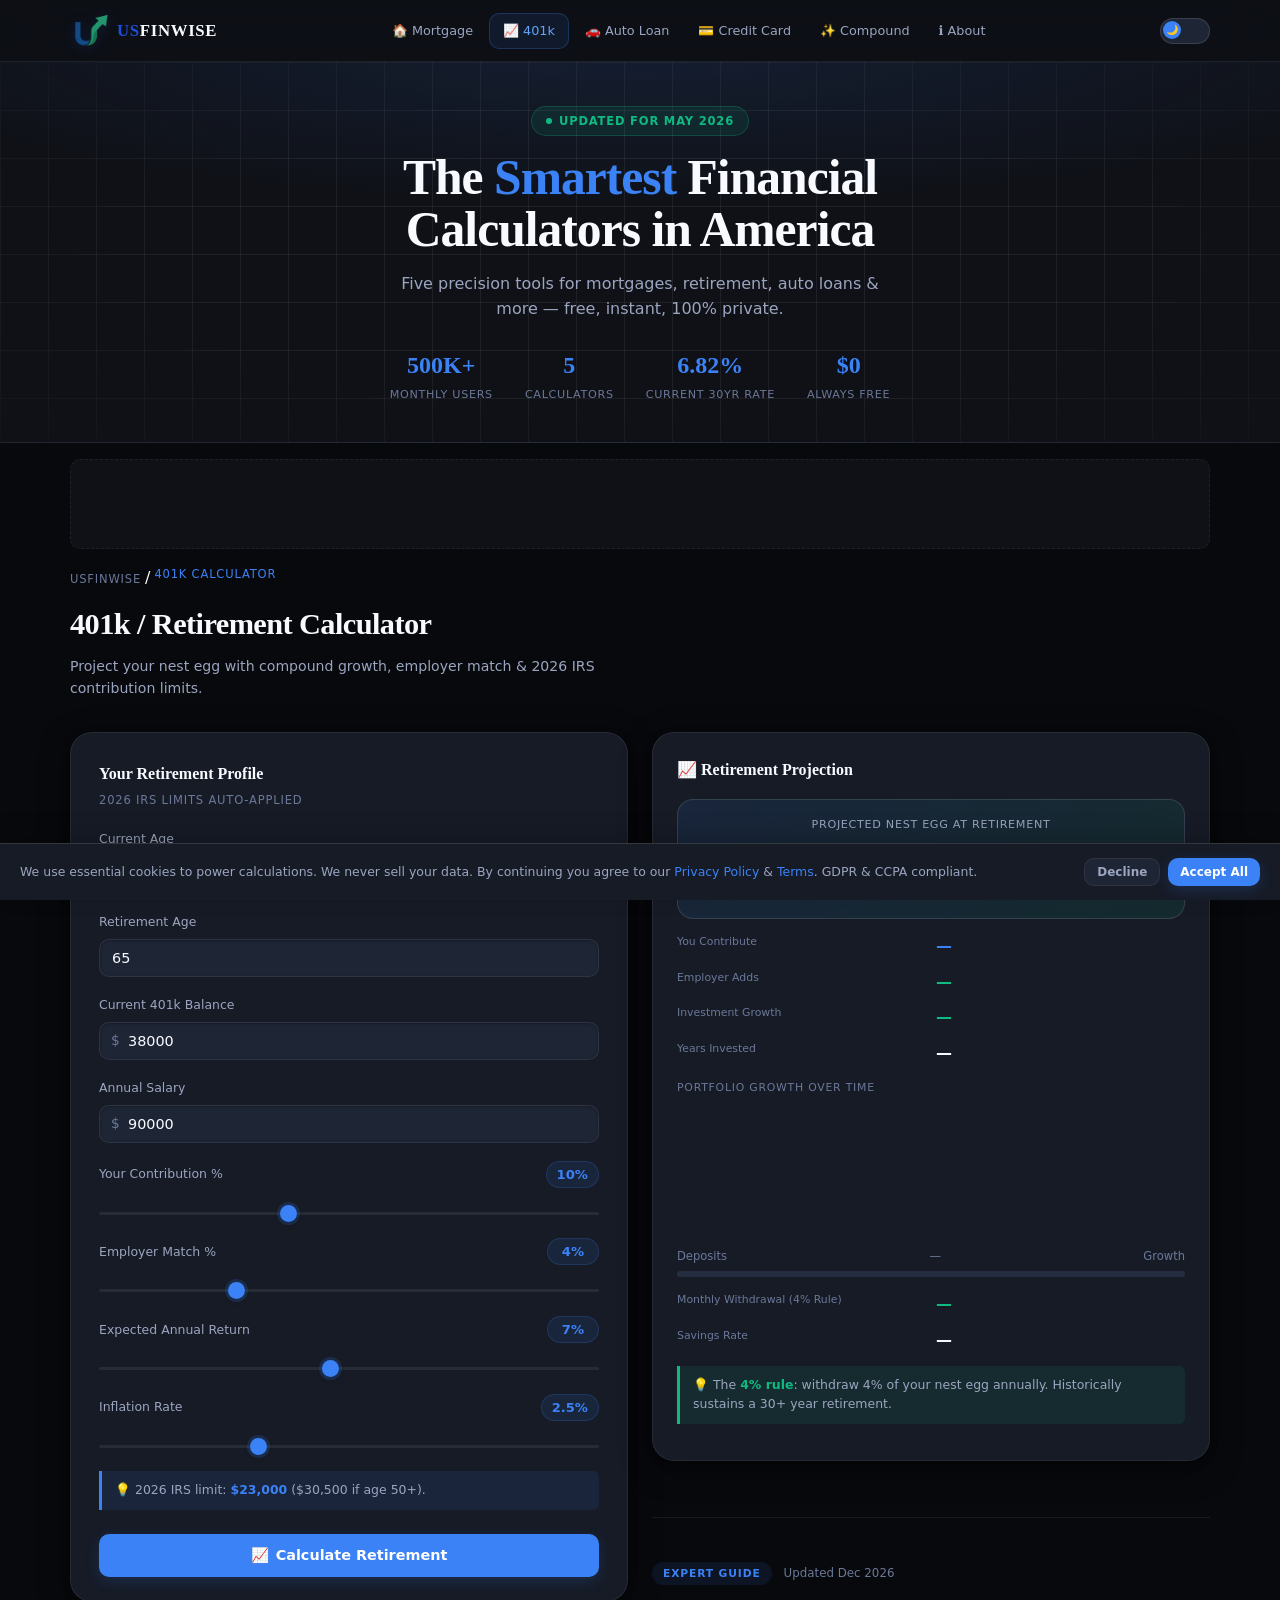
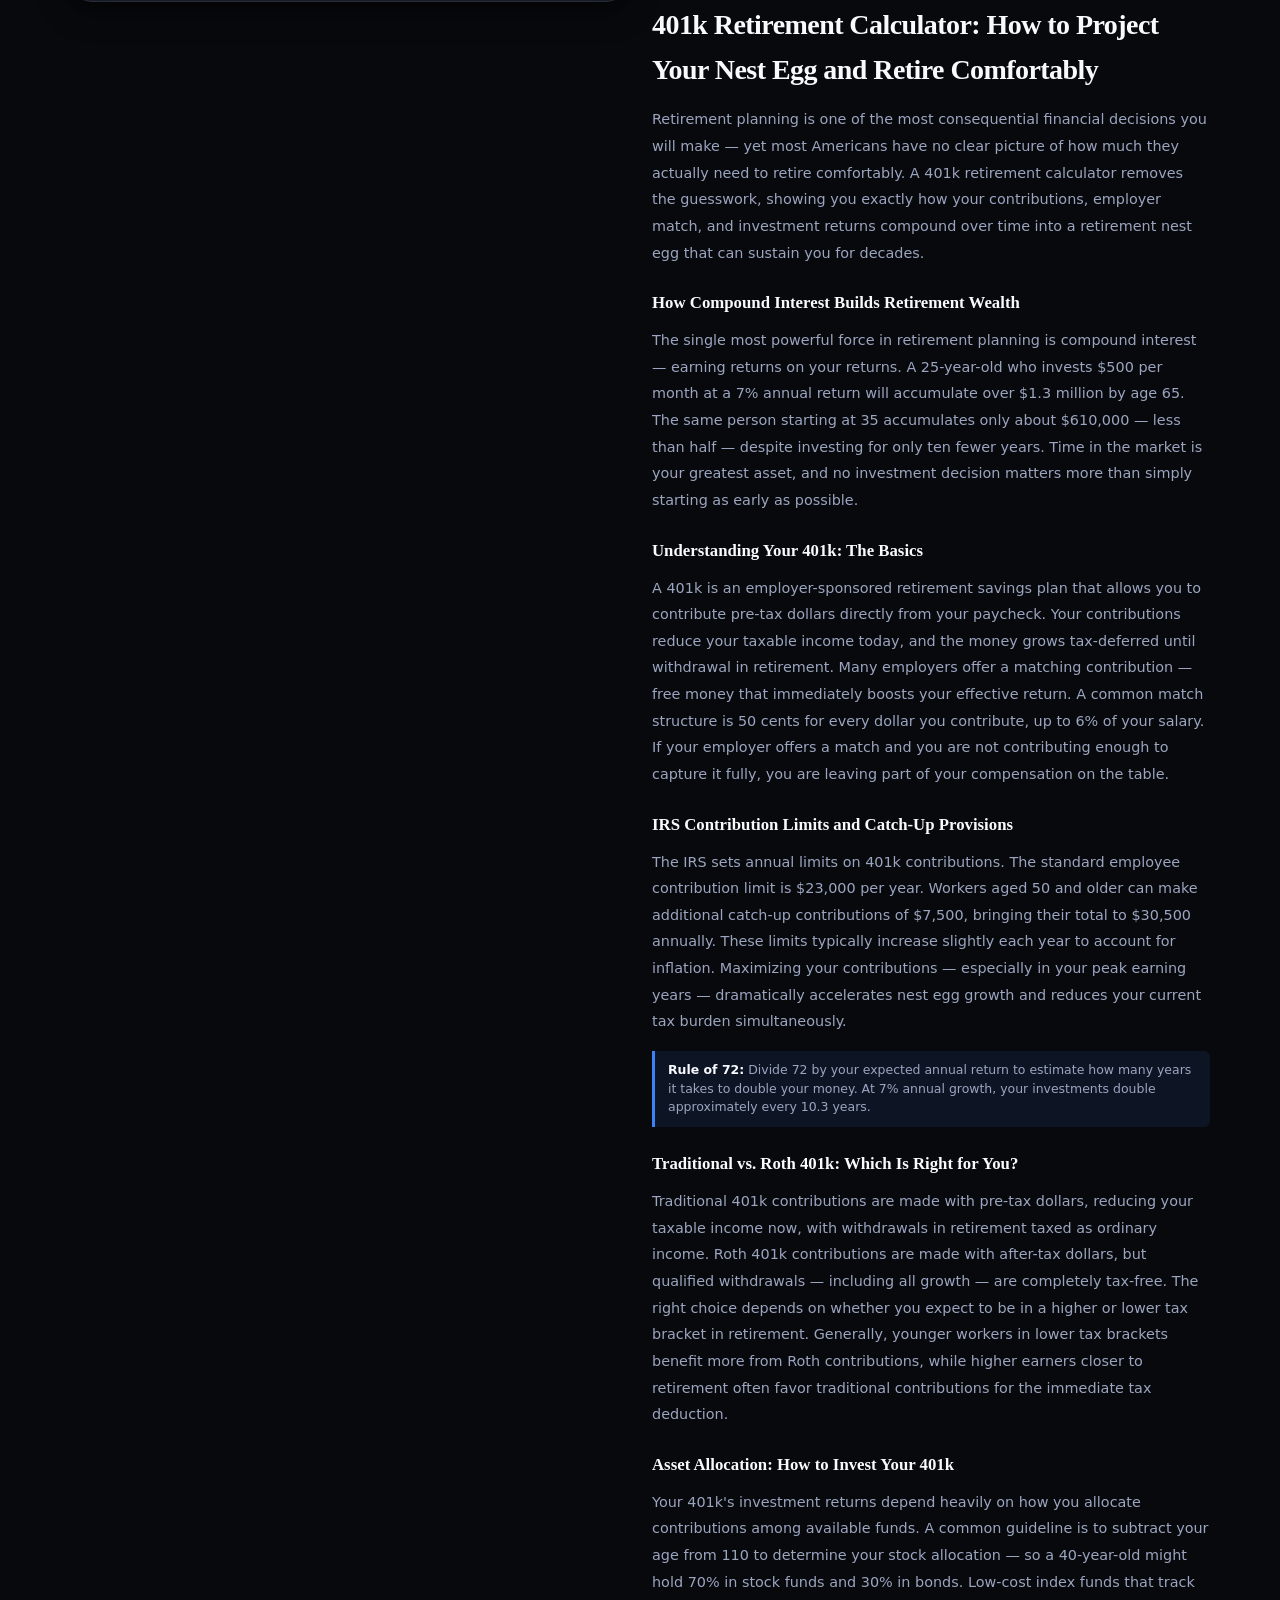
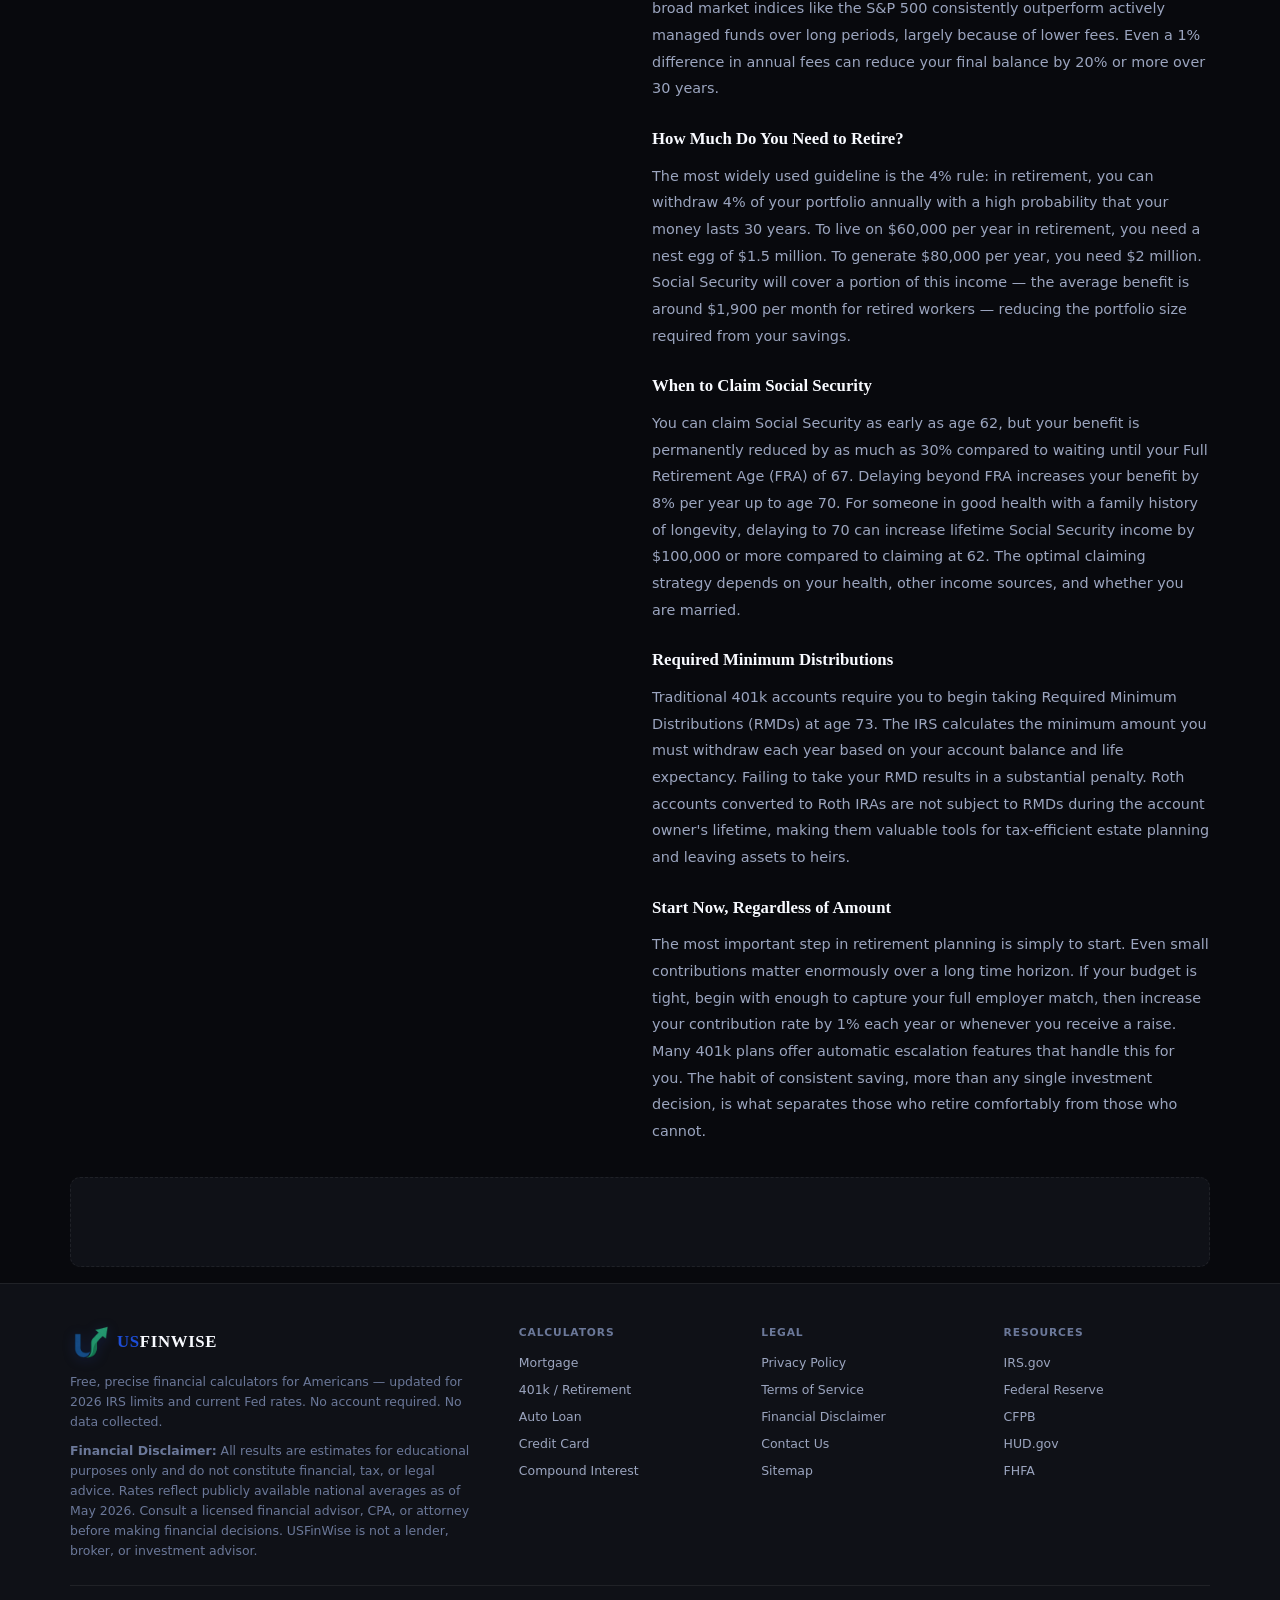
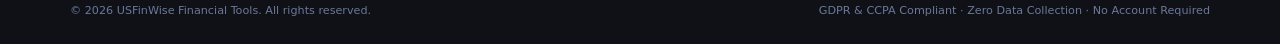
<file: 401k-calculator.html>
<!DOCTYPE html>
<html lang="en" data-theme="dark">
<head>
<meta charset="UTF-8"/>
<link rel="dns-prefetch" href="https://www.googletagmanager.com"/>
<link rel="dns-prefetch" href="https://www.google-analytics.com"/>
<meta name="viewport" content="width=device-width,initial-scale=1.0"/>
<title>401k Retirement Calculator 2026 | USFinWise — Free Nest Egg Projector</title>
<meta name="description" content="Free 401k retirement calculator 2026. Project your nest egg with employer match, 2026 IRS limits ($23,000) & compound growth visualization. No sign-up."/>
<meta name="keywords" content="401k calculator 2026, retirement calculator, IRS contribution limits 2026, employer match calculator, nest egg calculator"/>
<meta name="referrer" content="strict-origin-when-cross-origin"/>
<meta name="robots" content="index,follow,max-snippet:-1,max-image-preview:large,max-video-preview:-1"/>
<meta name="author" content="USFinWise Financial Tools"/>
<meta name="theme-color" content="#0f1117"/>
<meta property="og:type" content="website"/>
<meta property="og:site_name" content="USFinWise"/>
<meta property="og:title" content="401k Retirement Calculator 2026 | USFinWise — Free Nest Egg Projector"/>
<meta property="og:description" content="Free 401k retirement calculator 2026. Project your nest egg with employer match, 2026 IRS limits ($23,000) & compound growth visualization. No sign-up."/>
<meta property="og:url" content="https://usfinwise.com/401k-calculator.html"/>
<meta property="og:image" content="https://usfinwise.com/og-image.png"/>
<meta property="og:image:width" content="1200"/>
<meta property="og:image:height" content="630"/>
<meta property="og:locale" content="en_US"/>
<meta name="twitter:card" content="summary_large_image"/>
<meta name="twitter:site" content="@usfinwise"/>
<meta name="twitter:title" content="401k Retirement Calculator 2026 | USFinWise — Free Nest Egg Projector"/>
<meta name="twitter:description" content="Free 401k retirement calculator 2026. Project your nest egg with employer match, 2026 IRS limits ($23,000) & compound growth visualization. No sign-up."/>
<meta name="twitter:image" content="https://usfinwise.com/og-image.png"/>
<link rel="icon" type="image/x-icon" href="/favicon.ico"/>
<link rel="icon" type="image/png" sizes="32x32" href="/favicon-32x32.png"/>
<link rel="icon" type="image/png" sizes="16x16" href="/favicon-16x16.png"/>
<link rel="apple-touch-icon" sizes="180x180" href="/apple-touch-icon.png"/>
<link rel="canonical" href="https://usfinwise.com/401k-calculator.html"/>
<link rel="sitemap" type="application/xml" title="Sitemap" href="/sitemap.xml"/>
<script type="application/ld+json">
{"@context":"https://schema.org","@type":["WebApplication","FinancialService"],"name":"401k Retirement Calculator 2026","url":"https://usfinwise.com/401k-calculator.html","applicationCategory":"FinanceApplication","operatingSystem":"Web","offers":{"@type":"Offer","price":"0","priceCurrency":"USD"},"areaServed":{"@type":"Country","name":"United States"},"description":"Project your 401k nest egg with employer match, 2026 IRS limits, and compound growth."}
</script>
<script type="application/ld+json">
{"@context":"https://schema.org","@type":"BreadcrumbList","itemListElement":[{"@type":"ListItem","position":1,"name":"USFinWise","item":"https://usfinwise.com/"},{"@type":"ListItem","position":2,"name":"401k Calculator","item":"https://usfinwise.com/401k-calculator.html"}]}
</script>
<link rel="stylesheet" href="/assets/css/style.css"/>
<!-- Google Tag Manager - delayed until user interaction -->
<script>
(function(){
  var loaded = false;
  function loadGTM(){
    if(loaded) return; loaded = true;
    (function(w,d,s,l,i){
      w[l]=w[l]||[];
      w[l].push({'gtm.start':new Date().getTime(),event:'gtm.js'});
      var f=d.getElementsByTagName(s)[0],
          j=d.createElement(s),
          dl=l!='dataLayer'?'&l='+l:'';
      j.async=true;
      j.src='https://www.googletagmanager.com/gtm.js?id='+i+dl;
      f.parentNode.insertBefore(j,f);
    })(window,document,'script','dataLayer','GTM-T6HJ62DM');
  }
  ['scroll','click','keydown','touchstart','mousemove'].forEach(function(e){
    window.addEventListener(e, loadGTM, {once:true, passive:true});
  });
  setTimeout(loadGTM, 4000);
})();
</script>
<!-- End Google Tag Manager -->
</head>
<body>
<!-- Google Tag Manager (noscript) -->
<noscript><iframe src="https://www.googletagmanager.com/ns.html?id=GTM-T6HJ62DM"
height="0" width="0" style="display:none;visibility:hidden"></iframe></noscript>
<!-- End Google Tag Manager (noscript) -->

<script>
const CONFIG = {
  siteName:    "USFinWise",
  siteUrl:     "https://usfinwise.com",
  siteTagline: "Free US Financial Calculator Suite",
  adsense:     "ca-pub-XXXXXXXXXXXXXXXX", /* ← Replace with your AdSense Publisher ID */
  defaultRates: {
    mortgage:    6.82,   /* 30-yr fixed national avg, May 2026 */
    auto:        7.10,   /* new-car APR avg, May 2026          */
    creditCard:  24.99,  /* avg APR, May 2026                  */
    savings:     5.10,   /* HYSA avg, May 2026                 */
  },
  social: {
    twitter:   "https://twitter.com/usfinwise",
    linkedin:  "https://linkedin.com/company/usfinwise",
    facebook:  "https://facebook.com/usfinwise",
  },
  limits: { /* IRS 2026 figures — updated by Decap CMS each November */
    k401limit:    23000,
    k401catchup:  30500,
    iraLimit:     7000,
    hsaSingle:    4300,
    hsaFamily:    8550,
    conforming:   766550,
    fhaStd:       498257,
  },
};
</script>

<div id="cookie" role="dialog" aria-label="Cookie consent" aria-live="polite">
  <p>
    We use essential cookies to power calculations. We never sell your data.
    By continuing you agree to our
    <a href="#" onclick="openLegal('privacy');return false">Privacy Policy</a> &amp;
    <a href="#" onclick="openLegal('terms');return false">Terms</a>.
    GDPR &amp; CCPA compliant.
  </p>
  <div class="cookie-btns">
    <button class="btn btn-ghost btn-sm" onclick="dismissCookie('reject')" aria-label="Decline optional cookies">Decline</button>
    <button class="btn btn-primary btn-sm" style="width:auto;margin:0" onclick="dismissCookie('accept')" aria-label="Accept all cookies">Accept All</button>
  </div>
</div>

<nav id="navbar" role="navigation" aria-label="Main navigation">
  <div class="container nav-wrap">
    <a class="logo" href="/" aria-label="USFinWise — Free US Financial Calculators">
      <img src="/logo-192.png" alt="USFinWise logo" class="logo-svg" width="38" height="38" loading="eager"/>
      <div class="logo-text-wrap">
        <span class="logo-name"><span class="logo-us">US</span>FINWISE</span>
      </div>
    </a>
    <button class="hamburger" id="hbg" aria-label="Open navigation menu" aria-expanded="false" aria-controls="navTabs">
      <svg width="22" height="22" viewBox="0 0 22 22" fill="none" stroke="currentColor" stroke-width="1.8" stroke-linecap="round" aria-hidden="true">
        <line x1="2" y1="6"  x2="20" y2="6"/>
        <line x1="2" y1="11" x2="20" y2="11"/>
        <line x1="2" y1="16" x2="20" y2="16"/>
      </svg>
    </button>
    <div class="nav-tabs" id="navTabs" role="navigation" aria-label="Calculator pages">
      <a class="nav-tab" href="/">🏠 Mortgage</a>
      <a class="nav-tab active" href="/401k-calculator.html" aria-current="page">📈 401k</a>
      <a class="nav-tab" href="/auto-loan-calculator.html">🚗 Auto Loan</a>
      <a class="nav-tab" href="/credit-card-payoff-calculator.html">💳 Credit Card</a>
      <a class="nav-tab" href="/compound-interest-calculator.html">✨ Compound</a>
      <a class="nav-tab" href="/about.html">ℹ️ About</a>
    </div>
    <div class="nav-right">
      <label class="toggle-pill" aria-label="Toggle dark / light mode">
        <input type="checkbox" id="themeChk" onchange="toggleTheme()"/>
        <div class="toggle-track"></div>
        <div class="toggle-thumb" aria-hidden="true"><span id="themeIco">🌙</span></div>
      </label>
    </div>
  </div>
</nav>

<header class="hero" role="banner">
  <div class="container hero-inner">
    <div class="freshness-badge" role="note" aria-label="Content freshness">
      <span class="freshness-dot" aria-hidden="true"></span>
      <span id="freshnessText">Updated for May 2026</span>
    </div>
    <h1>The <span class="hl">Smartest</span> Financial<br>Calculators in America</h1>
    <p class="hero-sub" id="hero-subheading">
      Five precision tools for mortgages, retirement, auto loans &amp; more — free, instant, 100% private.
    </p>
    <ul class="hero-kpis" aria-label="Platform highlights">
      <li class="kpi">
        <span class="kpi-n" id="heroUsers">500K+</span>
        <span class="kpi-l">Monthly Users</span></li>
      <li class="kpi">
        <span class="kpi-n">5</span>
        <span class="kpi-l">Calculators</span></li>
      <li class="kpi">
        <span class="kpi-n" id="heroRate">6.82%</span>
        <span class="kpi-l">Current 30yr Rate</span></li>
      <li class="kpi">
        <span class="kpi-n">$0</span>
        <span class="kpi-l">Always Free</span></li>
    </ul>
  </div>
</header>

<div class="container">
  <div class="ad-zone" aria-hidden="true"><!-- AdSense Zone 1 --></div>
</div>

<main class="container" id="main" role="main">
<section id="t-ret" class="tool active">
  <div class="tool-header">
    <nav class="bc" aria-label="Breadcrumb"><ol><li><a href="/">USFinWise</a></li><li aria-hidden="true"> / </li><li aria-current="page">401k Calculator</li></ol></nav>
    <h2 id="tab-ret">401k / Retirement Calculator</h2>
    <p>Project your nest egg with compound growth, employer match &amp; 2026 IRS contribution limits.</p>
  </div>
  <div class="grid-2">
    <div class="card">
      <h3 class="card-hd">Your Retirement Profile</h3>
      <p class="card-sub">2026 IRS Limits Auto-Applied</p>
      <div class="field"><div class="field-label"><label for="r-age">Current Age</label></div>
        <input type="number" id="r-age" value="32" min="18" max="70" aria-label="Your current age" /></div>
      <div class="field"><div class="field-label"><label for="r-ret-age">Retirement Age</label></div>
        <input type="number" id="r-ret-age" value="65" min="40" max="80" aria-label="Planned retirement age" /></div>
      <div class="field"><div class="field-label"><label for="r-bal">Current 401k Balance</label></div>
        <div class="inp-wrap has-pre"><span class="inp-pre" aria-hidden="true">$</span>
        <input type="number" id="r-bal" value="38000" min="0" aria-label="Current 401k balance" /></div></div>
      <div class="field"><div class="field-label"><label for="r-sal">Annual Salary</label></div>
        <div class="inp-wrap has-pre"><span class="inp-pre" aria-hidden="true">$</span>
        <input type="number" id="r-sal" value="90000" min="0" aria-label="Annual salary" /></div></div>
      <div class="slider-field">
        <div class="slider-header"><label class="slider-label" for="r-contrib">Your Contribution %</label><span class="slider-val" id="r-contrib-disp">10%</span></div>
        <input type="range" id="r-contrib" min="1" max="25" step="0.5" value="10" aria-valuemin="1" aria-valuemax="25" aria-valuenow="10" oninput="updateSV('r-contrib','r-contrib-disp','%')"/>
      </div>
      <div class="slider-field">
        <div class="slider-header"><label class="slider-label" for="r-match">Employer Match %</label><span class="slider-val" id="r-match-disp">4%</span></div>
        <input type="range" id="r-match" min="0" max="15" step="0.5" value="4" aria-valuemin="0" aria-valuemax="15" aria-valuenow="4" oninput="updateSV('r-match','r-match-disp','%')"/>
      </div>
      <div class="slider-field">
        <div class="slider-header"><label class="slider-label" for="r-return">Expected Annual Return</label><span class="slider-val" id="r-return-disp">7%</span></div>
        <input type="range" id="r-return" min="1" max="14" step="0.5" value="7" aria-valuemin="1" aria-valuemax="14" aria-valuenow="7" oninput="updateSV('r-return','r-return-disp','%')"/>
      </div>
      <div class="slider-field">
        <div class="slider-header"><label class="slider-label" for="r-inf">Inflation Rate</label><span class="slider-val" id="r-inf-disp">2.5%</span></div>
        <input type="range" id="r-inf" min="0" max="8" step="0.1" value="2.5" aria-valuemin="0" aria-valuemax="8" aria-valuenow="2.5" oninput="updateSV('r-inf','r-inf-disp','%')"/>
      </div>
      <div class="tip" role="note" id="irs-401k-tip">
        <span aria-hidden="true">💡</span> 2026 IRS limit: <strong>$23,000</strong> employee contribution ($30,500 if age 50+). Catch-up contributions available.
      </div>
      <button class="btn btn-primary mt-3" onclick="calcRet()" aria-label="Calculate retirement savings">
        <span aria-hidden="true">📈</span> Calculate Retirement
      </button>
    </div>
    <div>
      <div class="results" aria-live="polite" aria-label="Retirement calculation results">
        <p class="results-label"><span aria-hidden="true">📈</span> Retirement Projection</h3>
        <div class="res-primary">
          <div class="res-label">Projected Nest Egg at Retirement</div>
          <div class="res-amount" id="r-nest">$—</div>
          <div class="res-sub" id="r-infl-adj">— in today's dollars</div>
        </div>
        <dl class="stats-grid">
          <div class="stat"><dt class="stat-label">You Contribute</span><dd class="stat-value blue" id="r-you">—</span></li>
          <div class="stat"><dt class="stat-label">Employer Adds</span><dd class="stat-value green" id="r-emp">—</span></li>
          <div class="stat"><dt class="stat-label">Investment Growth</span><dd class="stat-value green" id="r-growth">—</span></li>
          <div class="stat"><dt class="stat-label">Years Invested</span><dd class="stat-value" id="r-yrs">—</span></li>
        </dl>
        <div class="chart-section">
          <h4 class="chart-title">Portfolio Growth Over Time</h4>
          <div class="bar-chart-wrap">
            <div class="bar-row" id="r-bar" role="img" aria-label="Retirement portfolio growth chart" style="height:120px"></div>
            <div class="bar-xl" id="r-bar-xl" aria-hidden="true"></div>
          </div>
        </div>
        <div class="prog-wrap">
          <div class="prog-header" aria-hidden="true"><span>Deposits</span><span id="r-dep-pct">—</span><span>Growth</span></div>
          <div class="prog-bar" role="progressbar" aria-label="Deposits vs growth" aria-valuenow="0" aria-valuemin="0" aria-valuemax="100">
            <div class="prog-fill" id="r-dep-bar" style="width:0%"></div>
          </div>
        </div>
        <dl class="stats-grid">
          <div class="stat"><dt class="stat-label">Monthly Withdrawal (4% Rule)</span><dd class="stat-value green" id="r-draw">—</span></li>
          <div class="stat"><dt class="stat-label">Savings Rate</span><dd class="stat-value" id="r-savrate">—</span></li>
        </dl>
        <div class="tip green mt-3" role="note">
          <span aria-hidden="true">💡</span> The <strong>4% rule</strong>: withdraw 4% of your nest egg annually. Historically sustains a 30+ year retirement.
        </div>
      </div>
        <article class="seo-art" aria-label="401k retirement calculator expert guide">
    <div class="art-meta">
      <span class="art-tag">Expert Guide</span>
      <time class="art-date" id="r-art-date" datetime="2026-05-01">Updated May 2026 · 10 min read</time>
    </div>
    <h2 class="art-title">401k Retirement Calculator: How to Project Your Nest Egg and Retire Comfortably</h2>
    <div class="art-body">
      <p>Retirement planning is one of the most consequential financial decisions you will make — yet most Americans have no clear picture of how much they actually need to retire comfortably. A 401k retirement calculator removes the guesswork, showing you exactly how your contributions, employer match, and investment returns compound over time into a retirement nest egg that can sustain you for decades.</p>
      <h3>How Compound Interest Builds Retirement Wealth</h3>
      <p>The single most powerful force in retirement planning is compound interest — earning returns on your returns. A 25-year-old who invests $500 per month at a 7% annual return will accumulate over $1.3 million by age 65. The same person starting at 35 accumulates only about $610,000 — less than half — despite investing for only ten fewer years. Time in the market is your greatest asset, and no investment decision matters more than simply starting as early as possible.</p>
      <h3>Understanding Your 401k: The Basics</h3>
      <p>A 401k is an employer-sponsored retirement savings plan that allows you to contribute pre-tax dollars directly from your paycheck. Your contributions reduce your taxable income today, and the money grows tax-deferred until withdrawal in retirement. Many employers offer a matching contribution — free money that immediately boosts your effective return. A common match structure is 50 cents for every dollar you contribute, up to 6% of your salary. If your employer offers a match and you are not contributing enough to capture it fully, you are leaving part of your compensation on the table.</p>
      <h3>IRS Contribution Limits and Catch-Up Provisions</h3>
      <p>The IRS sets annual limits on 401k contributions. The standard employee contribution limit is $23,000 per year. Workers aged 50 and older can make additional catch-up contributions of $7,500, bringing their total to $30,500 annually. These limits typically increase slightly each year to account for inflation. Maximizing your contributions — especially in your peak earning years — dramatically accelerates nest egg growth and reduces your current tax burden simultaneously.</p>
      <div class="tip" role="note">
        <strong>Rule of 72:</strong> Divide 72 by your expected annual return to estimate how many years it takes to double your money. At 7% annual growth, your investments double approximately every 10.3 years.
      </div>
      <h3>Traditional vs. Roth 401k: Which Is Right for You?</h3>
      <p>Traditional 401k contributions are made with pre-tax dollars, reducing your taxable income now, with withdrawals in retirement taxed as ordinary income. Roth 401k contributions are made with after-tax dollars, but qualified withdrawals — including all growth — are completely tax-free. The right choice depends on whether you expect to be in a higher or lower tax bracket in retirement. Generally, younger workers in lower tax brackets benefit more from Roth contributions, while higher earners closer to retirement often favor traditional contributions for the immediate tax deduction.</p>
      <h3>Asset Allocation: How to Invest Your 401k</h3>
      <p>Your 401k's investment returns depend heavily on how you allocate contributions among available funds. A common guideline is to subtract your age from 110 to determine your stock allocation — so a 40-year-old might hold 70% in stock funds and 30% in bonds. Low-cost index funds that track broad market indices like the S&amp;P 500 consistently outperform actively managed funds over long periods, largely because of lower fees. Even a 1% difference in annual fees can reduce your final balance by 20% or more over 30 years.</p>
      <h3>How Much Do You Need to Retire?</h3>
      <p>The most widely used guideline is the 4% rule: in retirement, you can withdraw 4% of your portfolio annually with a high probability that your money lasts 30 years. To live on $60,000 per year in retirement, you need a nest egg of $1.5 million. To generate $80,000 per year, you need $2 million. Social Security will cover a portion of this income — the average benefit is around $1,900 per month for retired workers — reducing the portfolio size required from your savings.</p>
      <h3>When to Claim Social Security</h3>
      <p>You can claim Social Security as early as age 62, but your benefit is permanently reduced by as much as 30% compared to waiting until your Full Retirement Age (FRA) of 67. Delaying beyond FRA increases your benefit by 8% per year up to age 70. For someone in good health with a family history of longevity, delaying to 70 can increase lifetime Social Security income by $100,000 or more compared to claiming at 62. The optimal claiming strategy depends on your health, other income sources, and whether you are married.</p>
      <h3>Required Minimum Distributions</h3>
      <p>Traditional 401k accounts require you to begin taking Required Minimum Distributions (RMDs) at age 73. The IRS calculates the minimum amount you must withdraw each year based on your account balance and life expectancy. Failing to take your RMD results in a substantial penalty. Roth accounts converted to Roth IRAs are not subject to RMDs during the account owner's lifetime, making them valuable tools for tax-efficient estate planning and leaving assets to heirs.</p>
      <h3>Start Now, Regardless of Amount</h3>
      <p>The most important step in retirement planning is simply to start. Even small contributions matter enormously over a long time horizon. If your budget is tight, begin with enough to capture your full employer match, then increase your contribution rate by 1% each year or whenever you receive a raise. Many 401k plans offer automatic escalation features that handle this for you. The habit of consistent saving, more than any single investment decision, is what separates those who retire comfortably from those who cannot.</p>
    </div>
  </article>
    </div>
  </div>
</section>

<!-- ────────────────────────────────────────────────────
     TOOL 3: AUTO LOAN CALCULATOR
──────────────────────────────────────────────────── -->
</main>

<div class="container">
  <div class="ad-zone" aria-hidden="true"><!-- AdSense Zone 2 --></div>
</div>

<footer role="contentinfo">
  <div class="container">
    <div class="footer-grid">
      <div class="f-brand">
        <a class="logo" href="/" aria-label="USFinWise home">
          <img src="/logo-192.png" alt="USFinWise logo" class="logo-svg" width="36" height="36" loading="lazy"/>
          <div class="logo-text-wrap">
            <span class="logo-name"><span class="logo-us">US</span>FINWISE</span>
          </div>
        </a>
        <p>Free, precise financial calculators for Americans — updated for 2026 IRS limits and current Fed rates. No account required. No data collected.</p>
        <p class="f-disclaimer">
          <strong>Financial Disclaimer:</strong> All results are estimates for educational purposes only and do not constitute financial, tax, or legal advice. Rates reflect publicly available national averages as of May 2026. Consult a licensed financial advisor, CPA, or attorney before making financial decisions. USFinWise is not a lender, broker, or investment advisor.
        </p>
      </div>

      <div class="f-col">
        <h5>Calculators</h5>
        <a href="/">Mortgage</a>
        <a href="/401k-calculator.html">401k / Retirement</a>
        <a href="/auto-loan-calculator.html">Auto Loan</a>
        <a href="/credit-card-payoff-calculator.html">Credit Card</a>
        <a href="/compound-interest-calculator.html">Compound Interest</a>
      </div>

      <div class="f-col">
        <h5>Legal</h5>
        <a href="#" onclick="openLegal('privacy');return false">Privacy Policy</a>
        <a href="#" onclick="openLegal('terms');return false">Terms of Service</a>
        <a href="#" onclick="openLegal('disclaimer');return false">Financial Disclaimer</a>
        <a href="#" onclick="openLegal('contact');return false">Contact Us</a>
        <a href="#" onclick="openLegal('sitemap');return false">Sitemap</a>
      </div>

      <div class="f-col">
        <h5>Resources</h5>
        <a href="https://www.irs.gov"           target="_blank" rel="noopener noreferrer">IRS.gov</a>
        <a href="https://www.federalreserve.gov" target="_blank" rel="noopener noreferrer">Federal Reserve</a>
        <a href="https://www.cfpb.gov"           target="_blank" rel="noopener noreferrer">CFPB</a>
        <a href="https://www.hud.gov"            target="_blank" rel="noopener noreferrer">HUD.gov</a>
        <a href="https://www.fhfa.gov"           target="_blank" rel="noopener noreferrer">FHFA</a>
      </div>
    </div>

    <div class="f-bottom">
      <p>© <span id="footer-yr">2026</span> <span id="footer-site">USFinWise</span> Financial Tools. All rights reserved.</p>
      <p>GDPR &amp; CCPA Compliant · Zero Data Collection · No Account Required</p>
    </div>
  </div>
</footer>

<div id="legal-overlay" role="dialog" aria-modal="true"
  aria-labelledby="legal-modal-title" onclick="overlayClose(event)">
  <div id="legal-modal">
    <div class="lm-header">
      <h2 id="legal-modal-title">Legal</h2>
      <button class="lm-close" onclick="closeLegal()" aria-label="Close legal panel">✕</button>
    </div>

    <!-- ══ PRIVACY POLICY ══ -->
    <div id="lp-privacy" class="lm-panel">
      <div class="lm-body">
        <div class="lm-badge">🔒 Privacy Policy</div>
        <p><strong>Effective Date:</strong> January 1, 2026 &nbsp;|&nbsp; <strong>Last Updated:</strong> May 1, 2026</p>
        <h3>1. Information We Collect</h3>
        <p><strong>Calculator Inputs (Not Collected):</strong> All financial figures you enter are processed entirely within your browser. This data is never transmitted to our servers or stored in any database.</p>
        <p><strong>Local Storage:</strong> We store your theme preference (<code>ufw-theme</code>) and cookie consent (<code>ufw-cookie</code>) locally on your device only. We do not set third-party tracking cookies.</p>
        <p><strong>Server Logs:</strong> Standard access logs (IP address, browser type, pages visited) are retained for up to 30 days for security purposes only, then permanently deleted.</p>
        <h3>2. How We Use Information</h3>
        <ul>
          <li>To operate and improve the USFinWise calculators</li>
          <li>To respond to your support messages</li>
          <li>To detect and prevent security incidents</li>
          <li>To comply with applicable legal obligations</li>
        </ul>
        <p>We <strong>never sell, rent, or share</strong> your personal information with third parties for marketing.</p>
        <h3>3. Third-Party Services</h3>
        <p><strong>Google Fonts:</strong> We load fonts from Google's servers. Google may log your IP when serving these files.</p>
        <p><strong>Google AdSense (if enabled):</strong> May use cookies to serve personalized ads. Opt out at <a href="https://www.google.com/settings/ads" target="_blank" rel="noopener">Google Ads Settings</a>.</p>
        <h3>4. Your Rights — GDPR</h3>
        <p>If you are in the EEA, you have the right to: Access, Rectification, Erasure, Data Portability, and the right to Object. Email <strong>privacy@usfinwise.com</strong> — we respond within 30 days.</p>
        <h3>5. Your Rights — CCPA</h3>
        <p>California residents: we do not sell personal information. Submit requests to <strong>privacy@usfinwise.com</strong>.</p>
        <h3>6. Children's Privacy</h3>
        <p>USFinWise is not directed to individuals under 13. We do not knowingly collect data from children.</p>
        <h3>7. Contact</h3>
        <p>📧 <strong>privacy@usfinwise.com</strong></p>
      </div>
      <div class="lm-footer">Last reviewed May 1, 2026. Governing Law: California, United States.</div>
    </div>

    <!-- ══ TERMS OF SERVICE ══ -->
    <div id="lp-terms" class="lm-panel" style="display:none">
      <div class="lm-body">
        <div class="lm-badge">📋 Terms of Service</div>
        <p><strong>Effective Date:</strong> January 1, 2026 &nbsp;|&nbsp; <strong>Last Updated:</strong> May 1, 2026</p>
        <h3>1. Acceptance of Terms</h3>
        <p>By accessing or using USFinWise, you agree to be bound by these Terms. If you do not agree, please do not use the Service.</p>
        <h3>2. Description of Service</h3>
        <p>USFinWise provides free, web-based financial calculators for <strong>informational and educational purposes only</strong>. All calculations are performed client-side in your browser.</p>
        <h3>3. No Financial Advice</h3>
        <div class="lm-warn"><strong>Important:</strong> USFinWise is NOT a registered investment advisor, broker-dealer, mortgage lender, or attorney. Nothing on this website constitutes financial, investment, tax, or legal advice. Always consult a licensed professional before making financial decisions.</div>
        <h3>4. Accuracy of Information</h3>
        <p>While we strive to keep data current, we make <strong>no warranty</strong> as to the accuracy, completeness, or timeliness of any information. Always verify figures with official sources such as IRS.gov and FHFA.gov.</p>
        <h3>5. Permitted Use</h3>
        <p>You may use the Service for personal, non-commercial financial education. You agree NOT to scrape data, reproduce content without permission, or interfere with the Service.</p>
        <h3>6. Intellectual Property</h3>
        <p>All content on USFinWise is protected by copyright. The USFinWise name and logo are trademarks of USFinWise Financial Tools.</p>
        <h3>7. Disclaimer of Warranties</h3>
        <p>THE SERVICE IS PROVIDED "AS IS" WITHOUT WARRANTY OF ANY KIND. WE DO NOT WARRANT THAT THE SERVICE WILL BE UNINTERRUPTED OR ERROR-FREE.</p>
        <h3>8. Limitation of Liability</h3>
        <p>USFINWISE SHALL NOT BE LIABLE FOR ANY INDIRECT, INCIDENTAL, OR CONSEQUENTIAL DAMAGES. OUR TOTAL LIABILITY SHALL NOT EXCEED $100 USD.</p>
        <h3>9. Governing Law</h3>
        <p>These Terms are governed by the laws of California, United States. Disputes shall be resolved by binding arbitration in Los Angeles County, California.</p>
        <h3>10. Contact</h3>
        <p>📧 <strong>legal@usfinwise.com</strong></p>
      </div>
      <div class="lm-footer">Last reviewed May 1, 2026. Governing Law: California, United States.</div>
    </div>

    <!-- ══ FINANCIAL DISCLAIMER ══ -->
    <div id="lp-disclaimer" class="lm-panel" style="display:none">
      <div class="lm-body">
        <div class="lm-badge">⚠️ Financial Disclaimer</div>
        <div class="lm-warn"><strong>NOT FINANCIAL ADVICE:</strong> All content and calculator results on USFinWise are for educational purposes only. We are not a licensed financial advisor, lender, broker, or attorney.</div>
        <h3>Calculator Results Are Estimates Only</h3>
        <p>Results are mathematical estimates based on your inputs and standard formulas. Actual payments, returns, and balances will differ based on lender terms, market conditions, taxes, and individual circumstances.</p>
        <h3>Interest Rate Disclosures</h3>
        <p>Default rates represent national averages as of May 2026. Your actual rate depends on your credit score, down payment, lender, and current market conditions. Always get quotes from multiple lenders.</p>
        <h3>IRS &amp; Regulatory Figures</h3>
        <p>IRS limits are updated annually. Always verify at <a href="https://www.irs.gov" target="_blank" rel="noopener">IRS.gov</a> and <a href="https://www.fhfa.gov" target="_blank" rel="noopener">FHFA.gov</a>.</p>
        <h3>Investment &amp; Retirement Projections</h3>
        <p>Projections assume a fixed rate of return. Real-world returns fluctuate and are not guaranteed. Past performance does not guarantee future results. You can lose money investing.</p>
        <h3>Consult a Qualified Professional</h3>
        <div class="lm-info">
          <strong>Before any financial decision, consult:</strong><br/>
          • A <strong>CFP®</strong> for investment and retirement planning<br/>
          • A <strong>CPA</strong> for tax strategy<br/>
          • An <strong>NMLS-registered mortgage professional</strong> for home loans<br/>
          • A <strong>licensed attorney</strong> for legal matters
        </div>
        <h3>Limitation of Liability</h3>
        <p>USFinWise expressly disclaims all liability for any financial loss or damages resulting from reliance on any content or results on this website.</p>
      </div>
      <div class="lm-footer">Last reviewed May 1, 2026. USFinWise is not a registered investment advisor or lender.</div>
    </div>

    <!-- ══ CONTACT US ══ -->
    <div id="lp-contact" class="lm-panel" style="display:none">
      <div class="lm-body">
        <div class="lm-badge">✉️ Contact Us</div>
        <p>We read every message and respond within 1–2 business days.</p>
        <div class="lm-info">
          📧 <strong>General:</strong> <a href="mailto:hello@usfinwise.com">hello@usfinwise.com</a><br/>
          🔒 <strong>Privacy / GDPR:</strong> <a href="mailto:privacy@usfinwise.com">privacy@usfinwise.com</a><br/>
          ⚖️ <strong>Legal:</strong> <a href="mailto:legal@usfinwise.com">legal@usfinwise.com</a><br/>
          🐛 <strong>Bug Reports:</strong> <a href="mailto:bugs@usfinwise.com">bugs@usfinwise.com</a>
        </div>
        <h3>Send a Message</h3>
        <form id="contactForm" onsubmit="submitContact(event)" novalidate>
          <div class="cf-row">
            <div class="cf-field">
              <label for="cf-name">Full Name <span style="color:var(--red)">*</span></label>
              <input type="text" id="cf-name" required placeholder="Jane Smith" autocomplete="name"/>
            </div>
            <div class="cf-field">
              <label for="cf-email">Email Address <span style="color:var(--red)">*</span></label>
              <input type="email" id="cf-email" required placeholder="jane@example.com" autocomplete="email"/>
            </div>
          </div>
          <div class="cf-field">
            <label for="cf-subject">Subject <span style="color:var(--red)">*</span></label>
            <select id="cf-subject" required>
              <option value="">— Select a topic —</option>
              <option value="question">Calculator Question</option>
              <option value="bug">Bug Report</option>
              <option value="feature">Feature Request</option>
              <option value="privacy">Privacy / GDPR Request</option>
              <option value="advertising">Advertising / Partnership</option>
              <option value="other">Other</option>
            </select>
          </div>
          <div class="cf-field">
            <label for="cf-message">Message <span style="color:var(--red)">*</span></label>
            <textarea id="cf-message" required rows="4" placeholder="Describe your question or feedback..."></textarea>
          </div>
          <div class="cf-field" style="display:flex;align-items:center;gap:10px">
            <input type="checkbox" id="cf-consent" required style="width:16px;height:16px;accent-color:var(--acc)"/>
            <label for="cf-consent" style="font-size:.78rem;color:var(--txt1);cursor:pointer">
              I consent to USFinWise storing my contact info per our <a href="#" onclick="openLegal('privacy');return false">Privacy Policy</a>.
            </label>
          </div>
          <div id="cf-error" style="display:none;color:var(--red);font-size:.78rem;margin:8px 0"></div>
          <button type="submit" class="btn btn-primary" style="margin-top:12px">Send Message →</button>
        </form>
        <div class="cf-success" id="cf-success">
          <p>✅ Message sent! We'll reply to <strong id="cf-success-email"></strong> within 1–2 business days.</p>
        </div>
      </div>
      <div class="lm-footer">USFinWise · hello@usfinwise.com · Response: 1–2 business days</div>
    </div>

    <!-- ══ SITEMAP ══ -->
    <div id="lp-sitemap" class="lm-panel" style="display:none">
      <div class="lm-body">
        <div class="lm-badge">🗺️ Sitemap</div>
        <p>A complete index of all tools and pages on USFinWise.</p>
        <div class="sm-section">
          <h3>🧮 Financial Calculators</h3>
          <div class="sm-grid">
            <a class="sm-link" href="#" onclick="closeLegal();openTool('mortgage');return false"><span class="sm-ico">🏠</span> Mortgage Calculator</a>
            <a class="sm-link" href="#" onclick="closeLegal();openTool('ret');return false"><span class="sm-ico">📈</span> 401k / Retirement</a>
            <a class="sm-link" href="#" onclick="closeLegal();openTool('auto');return false"><span class="sm-ico">🚗</span> Auto Loan</a>
            <a class="sm-link" href="#" onclick="closeLegal();openTool('cc');return false"><span class="sm-ico">💳</span> Credit Card Payoff</a>
            <a class="sm-link" href="#" onclick="closeLegal();openTool('ci');return false"><span class="sm-ico">✨</span> Compound Interest</a>
          </div>
        </div>
        <div class="sm-section">
          <h3>⚖️ Legal &amp; Policies</h3>
          <div class="sm-grid">
            <a class="sm-link" href="#" onclick="openLegal('privacy');return false"><span class="sm-ico">🔒</span> Privacy Policy</a>
            <a class="sm-link" href="#" onclick="openLegal('terms');return false"><span class="sm-ico">📋</span> Terms of Service</a>
            <a class="sm-link" href="#" onclick="openLegal('disclaimer');return false"><span class="sm-ico">⚠️</span> Financial Disclaimer</a>
            <a class="sm-link" href="#" onclick="openLegal('contact');return false"><span class="sm-ico">✉️</span> Contact Us</a>
          </div>
        </div>
        <div class="sm-section">
          <h3>🌐 External Resources</h3>
          <div class="sm-grid">
            <a class="sm-link" href="https://www.irs.gov" target="_blank" rel="noopener"><span class="sm-ico">🏛️</span> IRS.gov</a>
            <a class="sm-link" href="https://www.federalreserve.gov" target="_blank" rel="noopener"><span class="sm-ico">🏦</span> Federal Reserve</a>
            <a class="sm-link" href="https://www.cfpb.gov" target="_blank" rel="noopener"><span class="sm-ico">🛡️</span> CFPB</a>
            <a class="sm-link" href="https://www.hud.gov" target="_blank" rel="noopener"><span class="sm-ico">🏠</span> HUD.gov</a>
            <a class="sm-link" href="https://www.fhfa.gov" target="_blank" rel="noopener"><span class="sm-ico">📊</span> FHFA.gov</a>
          </div>
        </div>
        <div class="lm-divider"></div>
        <p style="font-size:.78rem;color:var(--txt2)">Last updated: <strong style="color:var(--txt1)" id="sitemap-date">May 2026</strong> · All 5 calculators operational</p>
      </div>
      <div class="lm-footer">USFinWise Sitemap · usfinwise.netlify.app · 5 Calculators · 4 Legal Pages</div>
    </div>
  </div>
</div>

<!-- ═══════════════════════════════════════════════════════
     NETLIFY IDENTITY — Login redirect handler
     After a user clicks an invite/confirm email link,
     they land here. This sends them to /admin/ once logged in.
═══════════════════════════════════════════════════════ -->

<!-- ═══════════════════════════════════════════════════════
     SCRIPTS — Load order matters:
       1. cms-bridge.js  → fetches CMS data, fires 'cmsReady'
       2. calculator.js  → listens for 'cmsReady', runs calcs
     Both are deferred by being at end of <body>.
═══════════════════════════════════════════════════════ -->
<script src="/assets/js/cms-bridge.js" defer></script>
<script src="/assets/js/calculator.js" defer></script>

</body>
</html>
</file>
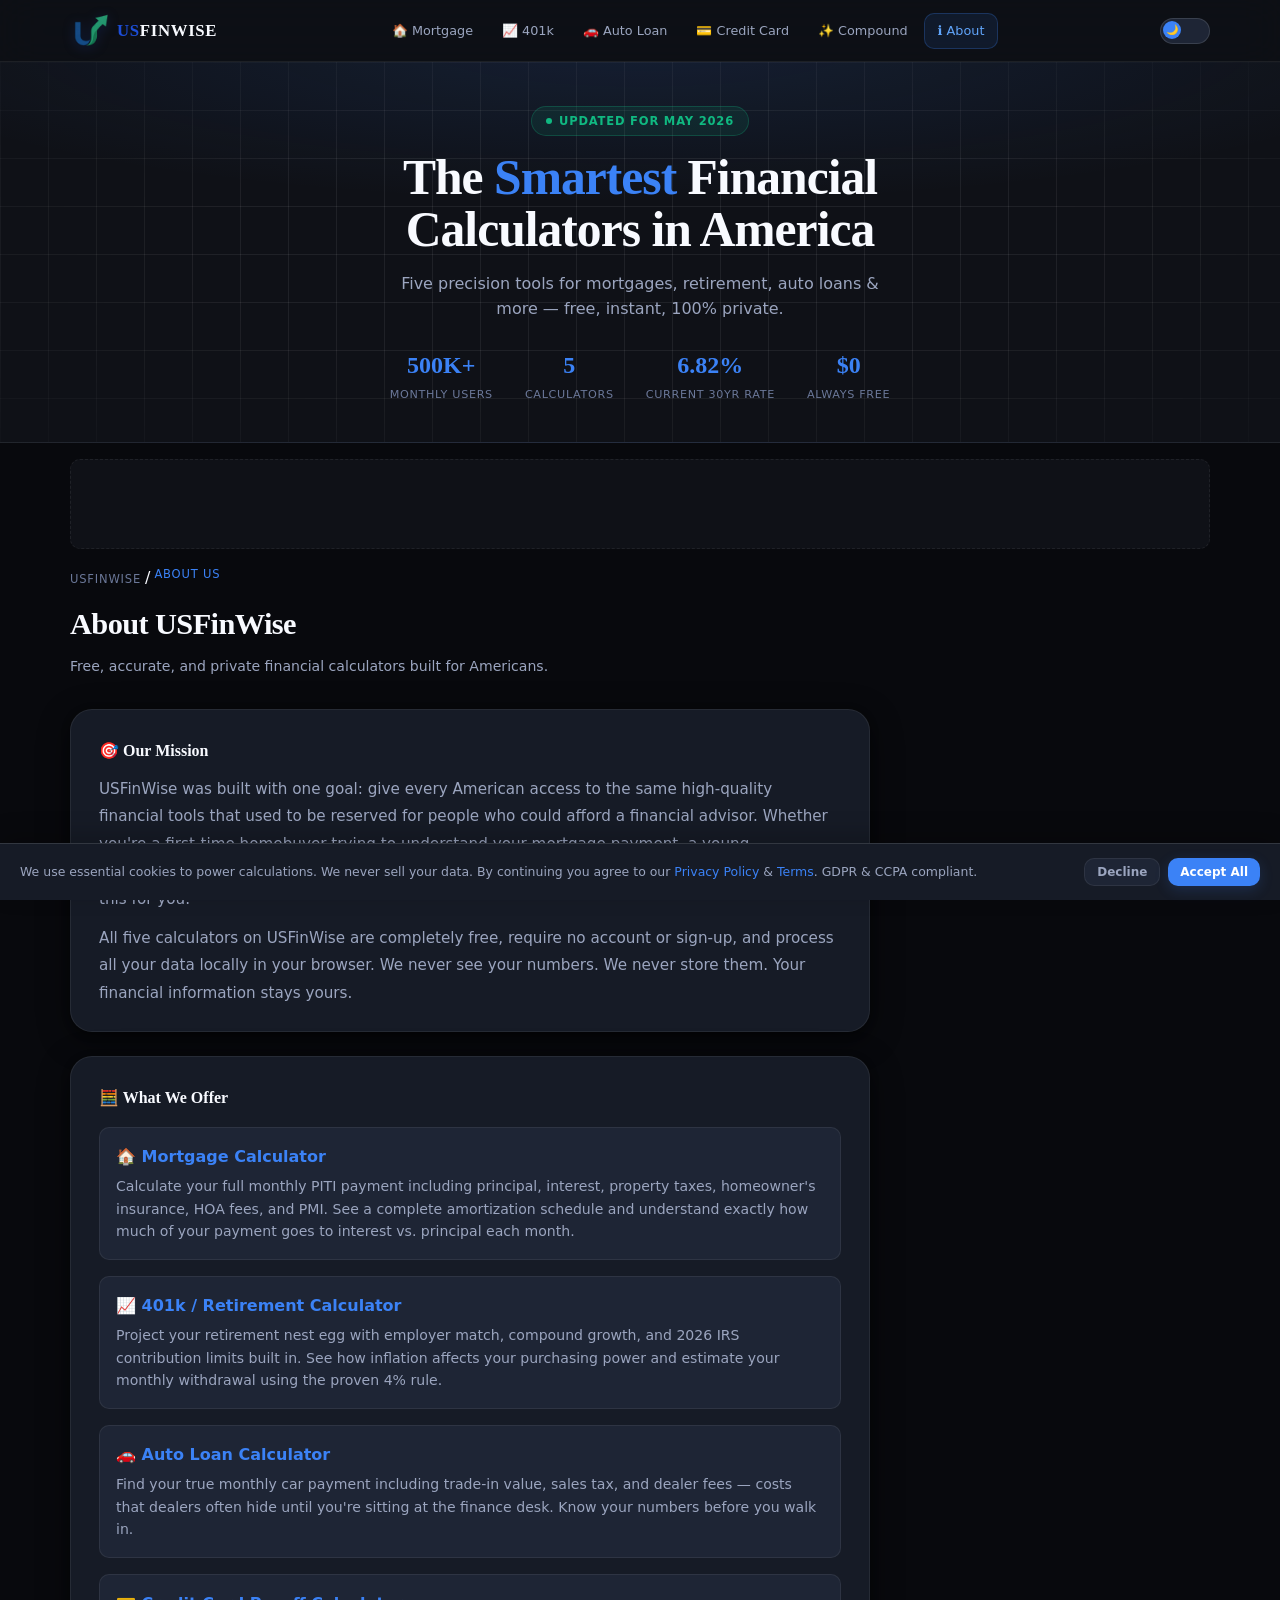
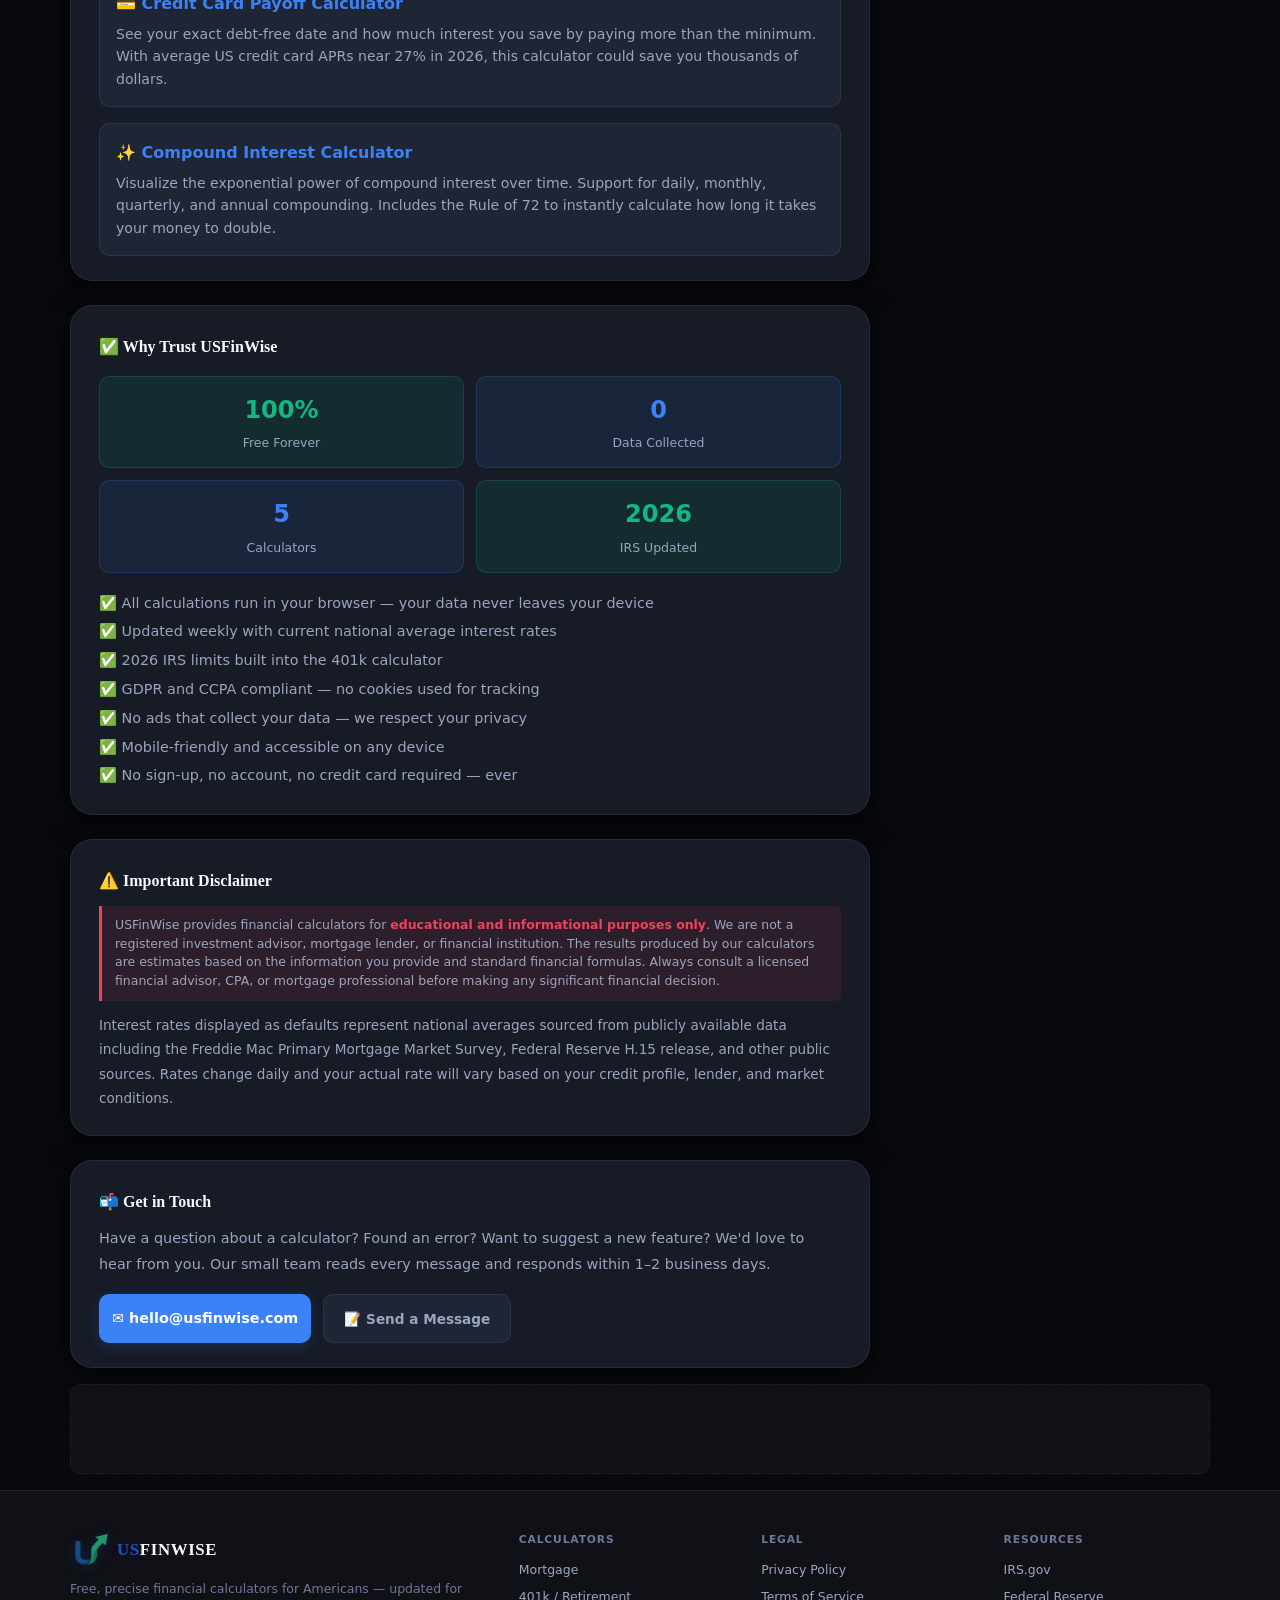
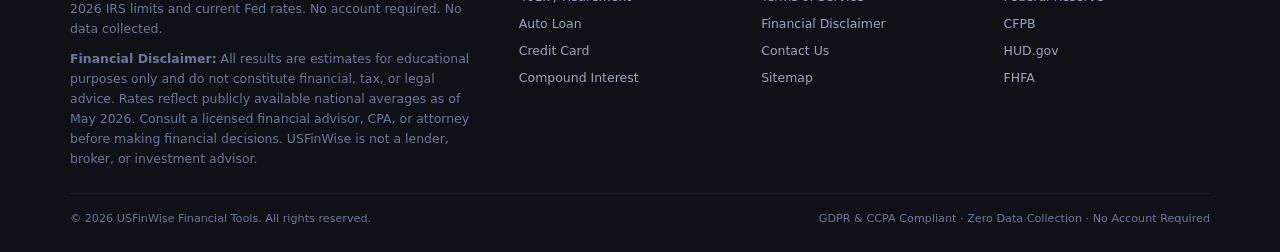
<file: about.html>
<!DOCTYPE html>
<html lang="en" data-theme="dark">
<head>
<meta charset="UTF-8"/>
<link rel="dns-prefetch" href="https://www.googletagmanager.com"/>
<link rel="dns-prefetch" href="https://www.google-analytics.com"/>
<meta name="viewport" content="width=device-width,initial-scale=1.0"/>
<title>About USFinWise | Free US Financial Calculators 2026</title>
<meta name="description" content="Learn about USFinWise — free, accurate, and private financial calculators for Americans. No sign-up. No data collection. 100% free forever."/>
<meta name="keywords" content="about usfinwise, free financial calculators USA, financial tools 2026, mortgage calculator about, privacy financial calculator"/>
<meta name="referrer" content="strict-origin-when-cross-origin"/>
<meta name="robots" content="index,follow,max-snippet:-1,max-image-preview:large,max-video-preview:-1"/>
<meta name="author" content="USFinWise Financial Tools"/>
<meta name="theme-color" content="#0f1117"/>
<meta property="og:type" content="website"/>
<meta property="og:site_name" content="USFinWise"/>
<meta property="og:title" content="About USFinWise | Free US Financial Calculators 2026"/>
<meta property="og:description" content="Learn about USFinWise — free, accurate, and private financial calculators for Americans. No sign-up. No data collection. 100% free forever."/>
<meta property="og:url" content="https://usfinwise.com/about.html"/>
<meta property="og:image" content="https://usfinwise.com/og-image.png"/>
<meta property="og:image:width" content="1200"/>
<meta property="og:image:height" content="630"/>
<meta property="og:locale" content="en_US"/>
<meta name="twitter:card" content="summary_large_image"/>
<meta name="twitter:site" content="@usfinwise"/>
<meta name="twitter:title" content="About USFinWise | Free US Financial Calculators 2026"/>
<meta name="twitter:description" content="Learn about USFinWise — free, accurate, and private financial calculators for Americans. No sign-up. No data collection. 100% free forever."/>
<meta name="twitter:image" content="https://usfinwise.com/og-image.png"/>
<link rel="icon" type="image/x-icon" href="/favicon.ico"/>
<link rel="icon" type="image/png" sizes="32x32" href="/favicon-32x32.png"/>
<link rel="icon" type="image/png" sizes="16x16" href="/favicon-16x16.png"/>
<link rel="apple-touch-icon" sizes="180x180" href="/apple-touch-icon.png"/>
<link rel="canonical" href="https://usfinwise.com/about.html"/>
<link rel="sitemap" type="application/xml" title="Sitemap" href="/sitemap.xml"/>
<script type="application/ld+json">
{"@context":"https://schema.org","@type":"AboutPage","name":"About USFinWise","url":"https://usfinwise.com/about.html","description":"Free, accurate, and private financial calculators for Americans.","publisher":{"@type":"Organization","name":"USFinWise Financial Tools","url":"https://usfinwise.com/"}}
</script>
<script type="application/ld+json">
{"@context":"https://schema.org","@type":"BreadcrumbList","itemListElement":[{"@type":"ListItem","position":1,"name":"USFinWise","item":"https://usfinwise.com/"},{"@type":"ListItem","position":2,"name":"About Us","item":"https://usfinwise.com/about.html"}]}
</script>
<link rel="stylesheet" href="/assets/css/style.css"/>
<!-- Google Tag Manager - delayed until user interaction -->
<script>
(function(){
  var loaded = false;
  function loadGTM(){
    if(loaded) return; loaded = true;
    (function(w,d,s,l,i){
      w[l]=w[l]||[];
      w[l].push({'gtm.start':new Date().getTime(),event:'gtm.js'});
      var f=d.getElementsByTagName(s)[0],
          j=d.createElement(s),
          dl=l!='dataLayer'?'&l='+l:'';
      j.async=true;
      j.src='https://www.googletagmanager.com/gtm.js?id='+i+dl;
      f.parentNode.insertBefore(j,f);
    })(window,document,'script','dataLayer','GTM-T6HJ62DM');
  }
  ['scroll','click','keydown','touchstart','mousemove'].forEach(function(e){
    window.addEventListener(e, loadGTM, {once:true, passive:true});
  });
  setTimeout(loadGTM, 4000);
})();
</script>
<!-- End Google Tag Manager -->
</head>
<body>
<!-- Google Tag Manager (noscript) -->
<noscript><iframe src="https://www.googletagmanager.com/ns.html?id=GTM-T6HJ62DM"
height="0" width="0" style="display:none;visibility:hidden"></iframe></noscript>
<!-- End Google Tag Manager (noscript) -->

<script>
const CONFIG = {
  siteName:    "USFinWise",
  siteUrl:     "https://usfinwise.com",
  siteTagline: "Free US Financial Calculator Suite",
  adsense:     "ca-pub-XXXXXXXXXXXXXXXX", /* ← Replace with your AdSense Publisher ID */
  defaultRates: {
    mortgage:    6.82,   /* 30-yr fixed national avg, May 2026 */
    auto:        7.10,   /* new-car APR avg, May 2026          */
    creditCard:  24.99,  /* avg APR, May 2026                  */
    savings:     5.10,   /* HYSA avg, May 2026                 */
  },
  social: {
    twitter:   "https://twitter.com/usfinwise",
    linkedin:  "https://linkedin.com/company/usfinwise",
    facebook:  "https://facebook.com/usfinwise",
  },
  limits: { /* IRS 2026 figures — updated by Decap CMS each November */
    k401limit:    23000,
    k401catchup:  30500,
    iraLimit:     7000,
    hsaSingle:    4300,
    hsaFamily:    8550,
    conforming:   766550,
    fhaStd:       498257,
  },
};
</script>

<div id="cookie" role="dialog" aria-label="Cookie consent" aria-live="polite">
  <p>
    We use essential cookies to power calculations. We never sell your data.
    By continuing you agree to our
    <a href="#" onclick="openLegal('privacy');return false">Privacy Policy</a> &amp;
    <a href="#" onclick="openLegal('terms');return false">Terms</a>.
    GDPR &amp; CCPA compliant.
  </p>
  <div class="cookie-btns">
    <button class="btn btn-ghost btn-sm" onclick="dismissCookie('reject')" aria-label="Decline optional cookies">Decline</button>
    <button class="btn btn-primary btn-sm" style="width:auto;margin:0" onclick="dismissCookie('accept')" aria-label="Accept all cookies">Accept All</button>
  </div>
</div>

<nav id="navbar" role="navigation" aria-label="Main navigation">
  <div class="container nav-wrap">
    <a class="logo" href="/" aria-label="USFinWise — Free US Financial Calculators">
      <img src="/logo-192.png" alt="USFinWise logo" class="logo-svg" width="38" height="38" loading="eager"/>
      <div class="logo-text-wrap">
        <span class="logo-name"><span class="logo-us">US</span>FINWISE</span>
      </div>
    </a>
    <button class="hamburger" id="hbg" aria-label="Open navigation menu" aria-expanded="false" aria-controls="navTabs">
      <svg width="22" height="22" viewBox="0 0 22 22" fill="none" stroke="currentColor" stroke-width="1.8" stroke-linecap="round" aria-hidden="true">
        <line x1="2" y1="6"  x2="20" y2="6"/>
        <line x1="2" y1="11" x2="20" y2="11"/>
        <line x1="2" y1="16" x2="20" y2="16"/>
      </svg>
    </button>
    <div class="nav-tabs" id="navTabs" role="navigation" aria-label="Calculator pages">
      <a class="nav-tab" href="/">🏠 Mortgage</a>
      <a class="nav-tab" href="/401k-calculator.html">📈 401k</a>
      <a class="nav-tab" href="/auto-loan-calculator.html">🚗 Auto Loan</a>
      <a class="nav-tab" href="/credit-card-payoff-calculator.html">💳 Credit Card</a>
      <a class="nav-tab" href="/compound-interest-calculator.html">✨ Compound</a>
      <a class="nav-tab active" href="/about.html" aria-current="page">ℹ️ About</a>
    </div>
    <div class="nav-right">
      <label class="toggle-pill" aria-label="Toggle dark / light mode">
        <input type="checkbox" id="themeChk" onchange="toggleTheme()"/>
        <div class="toggle-track"></div>
        <div class="toggle-thumb" aria-hidden="true"><span id="themeIco">🌙</span></div>
      </label>
    </div>
  </div>
</nav>

<header class="hero" role="banner">
  <div class="container hero-inner">
    <div class="freshness-badge" role="note" aria-label="Content freshness">
      <span class="freshness-dot" aria-hidden="true"></span>
      <span id="freshnessText">Updated for May 2026</span>
    </div>
    <h1>The <span class="hl">Smartest</span> Financial<br>Calculators in America</h1>
    <p class="hero-sub" id="hero-subheading">
      Five precision tools for mortgages, retirement, auto loans &amp; more — free, instant, 100% private.
    </p>
    <ul class="hero-kpis" aria-label="Platform highlights">
      <li class="kpi">
        <span class="kpi-n" id="heroUsers">500K+</span>
        <span class="kpi-l">Monthly Users</span></li>
      <li class="kpi">
        <span class="kpi-n">5</span>
        <span class="kpi-l">Calculators</span></li>
      <li class="kpi">
        <span class="kpi-n" id="heroRate">6.82%</span>
        <span class="kpi-l">Current 30yr Rate</span></li>
      <li class="kpi">
        <span class="kpi-n">$0</span>
        <span class="kpi-l">Always Free</span></li>
    </ul>
  </div>
</header>

<div class="container">
  <div class="ad-zone" aria-hidden="true"><!-- AdSense Zone 1 --></div>
</div>

<main class="container" id="main" role="main">
<section id="t-about" class="tool active">
  <div class="tool-header">
    <nav class="bc" aria-label="Breadcrumb"><ol><li><a href="/">USFinWise</a></li><li aria-hidden="true"> / </li><li aria-current="page">About Us</li></ol></nav>
    <h2>About USFinWise</h2>
    <p>Free, accurate, and private financial calculators built for Americans.</p>
  </div>

  <div style="max-width:800px">

    <!-- Mission -->
    <div class="card" style="margin-bottom:24px">
      <h3 class="card-hd">🎯 Our Mission</h3>
      <p style="color:var(--txt1);font-size:.95rem;line-height:1.8;margin-top:12px">
        USFinWise was built with one goal: give every American access to the same high-quality financial tools that used to be reserved for people who could afford a financial advisor. Whether you're a first-time homebuyer trying to understand your mortgage payment, a young professional planning for retirement, or someone trying to get out of credit card debt — we built this for you.
      </p>
      <p style="color:var(--txt1);font-size:.95rem;line-height:1.8;margin-top:12px">
        All five calculators on USFinWise are completely free, require no account or sign-up, and process all your data locally in your browser. We never see your numbers. We never store them. Your financial information stays yours.
      </p>
    </div>

    <!-- What We Offer -->
    <div class="card" style="margin-bottom:24px">
      <h3 class="card-hd">🧮 What We Offer</h3>
      <div style="margin-top:16px;display:grid;gap:16px">
        <div style="background:var(--bg3);border-radius:var(--r-sm);padding:16px;border:1px solid var(--bdr)">
          <strong style="color:var(--acc)">🏠 Mortgage Calculator</strong>
          <p style="color:var(--txt1);font-size:.88rem;margin-top:6px;line-height:1.6">Calculate your full monthly PITI payment including principal, interest, property taxes, homeowner's insurance, HOA fees, and PMI. See a complete amortization schedule and understand exactly how much of your payment goes to interest vs. principal each month.</p>
        </div>
        <div style="background:var(--bg3);border-radius:var(--r-sm);padding:16px;border:1px solid var(--bdr)">
          <strong style="color:var(--acc)">📈 401k / Retirement Calculator</strong>
          <p style="color:var(--txt1);font-size:.88rem;margin-top:6px;line-height:1.6">Project your retirement nest egg with employer match, compound growth, and 2026 IRS contribution limits built in. See how inflation affects your purchasing power and estimate your monthly withdrawal using the proven 4% rule.</p>
        </div>
        <div style="background:var(--bg3);border-radius:var(--r-sm);padding:16px;border:1px solid var(--bdr)">
          <strong style="color:var(--acc)">🚗 Auto Loan Calculator</strong>
          <p style="color:var(--txt1);font-size:.88rem;margin-top:6px;line-height:1.6">Find your true monthly car payment including trade-in value, sales tax, and dealer fees — costs that dealers often hide until you're sitting at the finance desk. Know your numbers before you walk in.</p>
        </div>
        <div style="background:var(--bg3);border-radius:var(--r-sm);padding:16px;border:1px solid var(--bdr)">
          <strong style="color:var(--acc)">💳 Credit Card Payoff Calculator</strong>
          <p style="color:var(--txt1);font-size:.88rem;margin-top:6px;line-height:1.6">See your exact debt-free date and how much interest you save by paying more than the minimum. With average US credit card APRs near 27% in 2026, this calculator could save you thousands of dollars.</p>
        </div>
        <div style="background:var(--bg3);border-radius:var(--r-sm);padding:16px;border:1px solid var(--bdr)">
          <strong style="color:var(--acc)">✨ Compound Interest Calculator</strong>
          <p style="color:var(--txt1);font-size:.88rem;margin-top:6px;line-height:1.6">Visualize the exponential power of compound interest over time. Support for daily, monthly, quarterly, and annual compounding. Includes the Rule of 72 to instantly calculate how long it takes your money to double.</p>
        </div>
      </div>
    </div>

    <!-- Why Trust Us -->
    <div class="card" style="margin-bottom:24px">
      <h3 class="card-hd">✅ Why Trust USFinWise</h3>
      <div style="margin-top:16px;display:grid;grid-template-columns:1fr 1fr;gap:12px">
        <div style="background:var(--grn-bg);border:1px solid rgba(16,185,129,.2);border-radius:var(--r-sm);padding:14px;text-align:center">
          <div style="font-size:1.5rem;font-weight:700;color:var(--grn)">100%</div>
          <div style="font-size:.78rem;color:var(--txt1);margin-top:4px">Free Forever</div>
        </div>
        <div style="background:var(--acc-bg);border:1px solid rgba(59,130,246,.2);border-radius:var(--r-sm);padding:14px;text-align:center">
          <div style="font-size:1.5rem;font-weight:700;color:var(--acc)">0</div>
          <div style="font-size:.78rem;color:var(--txt1);margin-top:4px">Data Collected</div>
        </div>
        <div style="background:var(--acc-bg);border:1px solid rgba(59,130,246,.2);border-radius:var(--r-sm);padding:14px;text-align:center">
          <div style="font-size:1.5rem;font-weight:700;color:var(--acc)">5</div>
          <div style="font-size:.78rem;color:var(--txt1);margin-top:4px">Calculators</div>
        </div>
        <div style="background:var(--grn-bg);border:1px solid rgba(16,185,129,.2);border-radius:var(--r-sm);padding:14px;text-align:center">
          <div style="font-size:1.5rem;font-weight:700;color:var(--grn)">2026</div>
          <div style="font-size:.78rem;color:var(--txt1);margin-top:4px">IRS Updated</div>
        </div>
      </div>
      <div style="margin-top:16px">
        <ul style="color:var(--txt1);font-size:.9rem;line-height:2;list-style:none;padding:0">
          <li>✅ All calculations run in your browser — your data never leaves your device</li>
          <li>✅ Updated weekly with current national average interest rates</li>
          <li>✅ 2026 IRS limits built into the 401k calculator</li>
          <li>✅ GDPR and CCPA compliant — no cookies used for tracking</li>
          <li>✅ No ads that collect your data — we respect your privacy</li>
          <li>✅ Mobile-friendly and accessible on any device</li>
          <li>✅ No sign-up, no account, no credit card required — ever</li>
        </ul>
      </div>
    </div>

    <!-- Disclaimer -->
    <div class="card" style="margin-bottom:24px">
      <h3 class="card-hd">⚠️ Important Disclaimer</h3>
      <div class="tip red" style="margin-top:12px">
        USFinWise provides financial calculators for <strong>educational and informational purposes only</strong>. We are not a registered investment advisor, mortgage lender, or financial institution. The results produced by our calculators are estimates based on the information you provide and standard financial formulas. Always consult a licensed financial advisor, CPA, or mortgage professional before making any significant financial decision.
      </div>
      <p style="color:var(--txt1);font-size:.85rem;line-height:1.8;margin-top:12px">
        Interest rates displayed as defaults represent national averages sourced from publicly available data including the Freddie Mac Primary Mortgage Market Survey, Federal Reserve H.15 release, and other public sources. Rates change daily and your actual rate will vary based on your credit profile, lender, and market conditions.
      </p>
    </div>

    <!-- Contact -->
    <div class="card">
      <h3 class="card-hd">📬 Get in Touch</h3>
      <p style="color:var(--txt1);font-size:.9rem;line-height:1.8;margin-top:12px">
        Have a question about a calculator? Found an error? Want to suggest a new feature? We'd love to hear from you. Our small team reads every message and responds within 1–2 business days.
      </p>
      <div style="margin-top:16px;display:flex;flex-wrap:wrap;gap:12px">
        <a href="mailto:hello@usfinwise.com" class="btn btn-primary" style="width:auto">
          ✉️ hello@usfinwise.com
        </a>
        <button class="btn btn-ghost" onclick="openLegal('contact')">
          📝 Send a Message
        </button>
      </div>
    </div>

  </div>
</section>
</main>

<div class="container">
  <div class="ad-zone" aria-hidden="true"><!-- AdSense Zone 2 --></div>
</div>

<footer role="contentinfo">
  <div class="container">
    <div class="footer-grid">
      <div class="f-brand">
        <a class="logo" href="/" aria-label="USFinWise home">
          <img src="/logo-192.png" alt="USFinWise logo" class="logo-svg" width="36" height="36" loading="lazy"/>
          <div class="logo-text-wrap">
            <span class="logo-name"><span class="logo-us">US</span>FINWISE</span>
          </div>
        </a>
        <p>Free, precise financial calculators for Americans — updated for 2026 IRS limits and current Fed rates. No account required. No data collected.</p>
        <p class="f-disclaimer">
          <strong>Financial Disclaimer:</strong> All results are estimates for educational purposes only and do not constitute financial, tax, or legal advice. Rates reflect publicly available national averages as of May 2026. Consult a licensed financial advisor, CPA, or attorney before making financial decisions. USFinWise is not a lender, broker, or investment advisor.
        </p>
      </div>

      <div class="f-col">
        <h5>Calculators</h5>
        <a href="/">Mortgage</a>
        <a href="/401k-calculator.html">401k / Retirement</a>
        <a href="/auto-loan-calculator.html">Auto Loan</a>
        <a href="/credit-card-payoff-calculator.html">Credit Card</a>
        <a href="/compound-interest-calculator.html">Compound Interest</a>
      </div>

      <div class="f-col">
        <h5>Legal</h5>
        <a href="#" onclick="openLegal('privacy');return false">Privacy Policy</a>
        <a href="#" onclick="openLegal('terms');return false">Terms of Service</a>
        <a href="#" onclick="openLegal('disclaimer');return false">Financial Disclaimer</a>
        <a href="#" onclick="openLegal('contact');return false">Contact Us</a>
        <a href="#" onclick="openLegal('sitemap');return false">Sitemap</a>
      </div>

      <div class="f-col">
        <h5>Resources</h5>
        <a href="https://www.irs.gov"           target="_blank" rel="noopener noreferrer">IRS.gov</a>
        <a href="https://www.federalreserve.gov" target="_blank" rel="noopener noreferrer">Federal Reserve</a>
        <a href="https://www.cfpb.gov"           target="_blank" rel="noopener noreferrer">CFPB</a>
        <a href="https://www.hud.gov"            target="_blank" rel="noopener noreferrer">HUD.gov</a>
        <a href="https://www.fhfa.gov"           target="_blank" rel="noopener noreferrer">FHFA</a>
      </div>
    </div>

    <div class="f-bottom">
      <p>© <span id="footer-yr">2026</span> <span id="footer-site">USFinWise</span> Financial Tools. All rights reserved.</p>
      <p>GDPR &amp; CCPA Compliant · Zero Data Collection · No Account Required</p>
    </div>
  </div>
</footer>

<div id="legal-overlay" role="dialog" aria-modal="true"
  aria-labelledby="legal-modal-title" onclick="overlayClose(event)">
  <div id="legal-modal">
    <div class="lm-header">
      <h2 id="legal-modal-title">Legal</h2>
      <button class="lm-close" onclick="closeLegal()" aria-label="Close legal panel">✕</button>
    </div>

    <!-- ══ PRIVACY POLICY ══ -->
    <div id="lp-privacy" class="lm-panel">
      <div class="lm-body">
        <div class="lm-badge">🔒 Privacy Policy</div>
        <p><strong>Effective Date:</strong> January 1, 2026 &nbsp;|&nbsp; <strong>Last Updated:</strong> May 1, 2026</p>
        <h3>1. Information We Collect</h3>
        <p><strong>Calculator Inputs (Not Collected):</strong> All financial figures you enter are processed entirely within your browser. This data is never transmitted to our servers or stored in any database.</p>
        <p><strong>Local Storage:</strong> We store your theme preference (<code>ufw-theme</code>) and cookie consent (<code>ufw-cookie</code>) locally on your device only. We do not set third-party tracking cookies.</p>
        <p><strong>Server Logs:</strong> Standard access logs (IP address, browser type, pages visited) are retained for up to 30 days for security purposes only, then permanently deleted.</p>
        <h3>2. How We Use Information</h3>
        <ul>
          <li>To operate and improve the USFinWise calculators</li>
          <li>To respond to your support messages</li>
          <li>To detect and prevent security incidents</li>
          <li>To comply with applicable legal obligations</li>
        </ul>
        <p>We <strong>never sell, rent, or share</strong> your personal information with third parties for marketing.</p>
        <h3>3. Third-Party Services</h3>
        <p><strong>Google Fonts:</strong> We load fonts from Google's servers. Google may log your IP when serving these files.</p>
        <p><strong>Google AdSense (if enabled):</strong> May use cookies to serve personalized ads. Opt out at <a href="https://www.google.com/settings/ads" target="_blank" rel="noopener">Google Ads Settings</a>.</p>
        <h3>4. Your Rights — GDPR</h3>
        <p>If you are in the EEA, you have the right to: Access, Rectification, Erasure, Data Portability, and the right to Object. Email <strong>privacy@usfinwise.com</strong> — we respond within 30 days.</p>
        <h3>5. Your Rights — CCPA</h3>
        <p>California residents: we do not sell personal information. Submit requests to <strong>privacy@usfinwise.com</strong>.</p>
        <h3>6. Children's Privacy</h3>
        <p>USFinWise is not directed to individuals under 13. We do not knowingly collect data from children.</p>
        <h3>7. Contact</h3>
        <p>📧 <strong>privacy@usfinwise.com</strong></p>
      </div>
      <div class="lm-footer">Last reviewed May 1, 2026. Governing Law: California, United States.</div>
    </div>

    <!-- ══ TERMS OF SERVICE ══ -->
    <div id="lp-terms" class="lm-panel" style="display:none">
      <div class="lm-body">
        <div class="lm-badge">📋 Terms of Service</div>
        <p><strong>Effective Date:</strong> January 1, 2026 &nbsp;|&nbsp; <strong>Last Updated:</strong> May 1, 2026</p>
        <h3>1. Acceptance of Terms</h3>
        <p>By accessing or using USFinWise, you agree to be bound by these Terms. If you do not agree, please do not use the Service.</p>
        <h3>2. Description of Service</h3>
        <p>USFinWise provides free, web-based financial calculators for <strong>informational and educational purposes only</strong>. All calculations are performed client-side in your browser.</p>
        <h3>3. No Financial Advice</h3>
        <div class="lm-warn"><strong>Important:</strong> USFinWise is NOT a registered investment advisor, broker-dealer, mortgage lender, or attorney. Nothing on this website constitutes financial, investment, tax, or legal advice. Always consult a licensed professional before making financial decisions.</div>
        <h3>4. Accuracy of Information</h3>
        <p>While we strive to keep data current, we make <strong>no warranty</strong> as to the accuracy, completeness, or timeliness of any information. Always verify figures with official sources such as IRS.gov and FHFA.gov.</p>
        <h3>5. Permitted Use</h3>
        <p>You may use the Service for personal, non-commercial financial education. You agree NOT to scrape data, reproduce content without permission, or interfere with the Service.</p>
        <h3>6. Intellectual Property</h3>
        <p>All content on USFinWise is protected by copyright. The USFinWise name and logo are trademarks of USFinWise Financial Tools.</p>
        <h3>7. Disclaimer of Warranties</h3>
        <p>THE SERVICE IS PROVIDED "AS IS" WITHOUT WARRANTY OF ANY KIND. WE DO NOT WARRANT THAT THE SERVICE WILL BE UNINTERRUPTED OR ERROR-FREE.</p>
        <h3>8. Limitation of Liability</h3>
        <p>USFINWISE SHALL NOT BE LIABLE FOR ANY INDIRECT, INCIDENTAL, OR CONSEQUENTIAL DAMAGES. OUR TOTAL LIABILITY SHALL NOT EXCEED $100 USD.</p>
        <h3>9. Governing Law</h3>
        <p>These Terms are governed by the laws of California, United States. Disputes shall be resolved by binding arbitration in Los Angeles County, California.</p>
        <h3>10. Contact</h3>
        <p>📧 <strong>legal@usfinwise.com</strong></p>
      </div>
      <div class="lm-footer">Last reviewed May 1, 2026. Governing Law: California, United States.</div>
    </div>

    <!-- ══ FINANCIAL DISCLAIMER ══ -->
    <div id="lp-disclaimer" class="lm-panel" style="display:none">
      <div class="lm-body">
        <div class="lm-badge">⚠️ Financial Disclaimer</div>
        <div class="lm-warn"><strong>NOT FINANCIAL ADVICE:</strong> All content and calculator results on USFinWise are for educational purposes only. We are not a licensed financial advisor, lender, broker, or attorney.</div>
        <h3>Calculator Results Are Estimates Only</h3>
        <p>Results are mathematical estimates based on your inputs and standard formulas. Actual payments, returns, and balances will differ based on lender terms, market conditions, taxes, and individual circumstances.</p>
        <h3>Interest Rate Disclosures</h3>
        <p>Default rates represent national averages as of May 2026. Your actual rate depends on your credit score, down payment, lender, and current market conditions. Always get quotes from multiple lenders.</p>
        <h3>IRS &amp; Regulatory Figures</h3>
        <p>IRS limits are updated annually. Always verify at <a href="https://www.irs.gov" target="_blank" rel="noopener">IRS.gov</a> and <a href="https://www.fhfa.gov" target="_blank" rel="noopener">FHFA.gov</a>.</p>
        <h3>Investment &amp; Retirement Projections</h3>
        <p>Projections assume a fixed rate of return. Real-world returns fluctuate and are not guaranteed. Past performance does not guarantee future results. You can lose money investing.</p>
        <h3>Consult a Qualified Professional</h3>
        <div class="lm-info">
          <strong>Before any financial decision, consult:</strong><br/>
          • A <strong>CFP®</strong> for investment and retirement planning<br/>
          • A <strong>CPA</strong> for tax strategy<br/>
          • An <strong>NMLS-registered mortgage professional</strong> for home loans<br/>
          • A <strong>licensed attorney</strong> for legal matters
        </div>
        <h3>Limitation of Liability</h3>
        <p>USFinWise expressly disclaims all liability for any financial loss or damages resulting from reliance on any content or results on this website.</p>
      </div>
      <div class="lm-footer">Last reviewed May 1, 2026. USFinWise is not a registered investment advisor or lender.</div>
    </div>

    <!-- ══ CONTACT US ══ -->
    <div id="lp-contact" class="lm-panel" style="display:none">
      <div class="lm-body">
        <div class="lm-badge">✉️ Contact Us</div>
        <p>We read every message and respond within 1–2 business days.</p>
        <div class="lm-info">
          📧 <strong>General:</strong> <a href="mailto:hello@usfinwise.com">hello@usfinwise.com</a><br/>
          🔒 <strong>Privacy / GDPR:</strong> <a href="mailto:privacy@usfinwise.com">privacy@usfinwise.com</a><br/>
          ⚖️ <strong>Legal:</strong> <a href="mailto:legal@usfinwise.com">legal@usfinwise.com</a><br/>
          🐛 <strong>Bug Reports:</strong> <a href="mailto:bugs@usfinwise.com">bugs@usfinwise.com</a>
        </div>
        <h3>Send a Message</h3>
        <form id="contactForm" onsubmit="submitContact(event)" novalidate>
          <div class="cf-row">
            <div class="cf-field">
              <label for="cf-name">Full Name <span style="color:var(--red)">*</span></label>
              <input type="text" id="cf-name" required placeholder="Jane Smith" autocomplete="name"/>
            </div>
            <div class="cf-field">
              <label for="cf-email">Email Address <span style="color:var(--red)">*</span></label>
              <input type="email" id="cf-email" required placeholder="jane@example.com" autocomplete="email"/>
            </div>
          </div>
          <div class="cf-field">
            <label for="cf-subject">Subject <span style="color:var(--red)">*</span></label>
            <select id="cf-subject" required>
              <option value="">— Select a topic —</option>
              <option value="question">Calculator Question</option>
              <option value="bug">Bug Report</option>
              <option value="feature">Feature Request</option>
              <option value="privacy">Privacy / GDPR Request</option>
              <option value="advertising">Advertising / Partnership</option>
              <option value="other">Other</option>
            </select>
          </div>
          <div class="cf-field">
            <label for="cf-message">Message <span style="color:var(--red)">*</span></label>
            <textarea id="cf-message" required rows="4" placeholder="Describe your question or feedback..."></textarea>
          </div>
          <div class="cf-field" style="display:flex;align-items:center;gap:10px">
            <input type="checkbox" id="cf-consent" required style="width:16px;height:16px;accent-color:var(--acc)"/>
            <label for="cf-consent" style="font-size:.78rem;color:var(--txt1);cursor:pointer">
              I consent to USFinWise storing my contact info per our <a href="#" onclick="openLegal('privacy');return false">Privacy Policy</a>.
            </label>
          </div>
          <div id="cf-error" style="display:none;color:var(--red);font-size:.78rem;margin:8px 0"></div>
          <button type="submit" class="btn btn-primary" style="margin-top:12px">Send Message →</button>
        </form>
        <div class="cf-success" id="cf-success">
          <p>✅ Message sent! We'll reply to <strong id="cf-success-email"></strong> within 1–2 business days.</p>
        </div>
      </div>
      <div class="lm-footer">USFinWise · hello@usfinwise.com · Response: 1–2 business days</div>
    </div>

    <!-- ══ SITEMAP ══ -->
    <div id="lp-sitemap" class="lm-panel" style="display:none">
      <div class="lm-body">
        <div class="lm-badge">🗺️ Sitemap</div>
        <p>A complete index of all tools and pages on USFinWise.</p>
        <div class="sm-section">
          <h3>🧮 Financial Calculators</h3>
          <div class="sm-grid">
            <a class="sm-link" href="#" onclick="closeLegal();openTool('mortgage');return false"><span class="sm-ico">🏠</span> Mortgage Calculator</a>
            <a class="sm-link" href="#" onclick="closeLegal();openTool('ret');return false"><span class="sm-ico">📈</span> 401k / Retirement</a>
            <a class="sm-link" href="#" onclick="closeLegal();openTool('auto');return false"><span class="sm-ico">🚗</span> Auto Loan</a>
            <a class="sm-link" href="#" onclick="closeLegal();openTool('cc');return false"><span class="sm-ico">💳</span> Credit Card Payoff</a>
            <a class="sm-link" href="#" onclick="closeLegal();openTool('ci');return false"><span class="sm-ico">✨</span> Compound Interest</a>
          </div>
        </div>
        <div class="sm-section">
          <h3>⚖️ Legal &amp; Policies</h3>
          <div class="sm-grid">
            <a class="sm-link" href="#" onclick="openLegal('privacy');return false"><span class="sm-ico">🔒</span> Privacy Policy</a>
            <a class="sm-link" href="#" onclick="openLegal('terms');return false"><span class="sm-ico">📋</span> Terms of Service</a>
            <a class="sm-link" href="#" onclick="openLegal('disclaimer');return false"><span class="sm-ico">⚠️</span> Financial Disclaimer</a>
            <a class="sm-link" href="#" onclick="openLegal('contact');return false"><span class="sm-ico">✉️</span> Contact Us</a>
          </div>
        </div>
        <div class="sm-section">
          <h3>🌐 External Resources</h3>
          <div class="sm-grid">
            <a class="sm-link" href="https://www.irs.gov" target="_blank" rel="noopener"><span class="sm-ico">🏛️</span> IRS.gov</a>
            <a class="sm-link" href="https://www.federalreserve.gov" target="_blank" rel="noopener"><span class="sm-ico">🏦</span> Federal Reserve</a>
            <a class="sm-link" href="https://www.cfpb.gov" target="_blank" rel="noopener"><span class="sm-ico">🛡️</span> CFPB</a>
            <a class="sm-link" href="https://www.hud.gov" target="_blank" rel="noopener"><span class="sm-ico">🏠</span> HUD.gov</a>
            <a class="sm-link" href="https://www.fhfa.gov" target="_blank" rel="noopener"><span class="sm-ico">📊</span> FHFA.gov</a>
          </div>
        </div>
        <div class="lm-divider"></div>
        <p style="font-size:.78rem;color:var(--txt2)">Last updated: <strong style="color:var(--txt1)" id="sitemap-date">May 2026</strong> · All 5 calculators operational</p>
      </div>
      <div class="lm-footer">USFinWise Sitemap · usfinwise.netlify.app · 5 Calculators · 4 Legal Pages</div>
    </div>
  </div>
</div>

<!-- ═══════════════════════════════════════════════════════
     NETLIFY IDENTITY — Login redirect handler
     After a user clicks an invite/confirm email link,
     they land here. This sends them to /admin/ once logged in.
═══════════════════════════════════════════════════════ -->

<!-- ═══════════════════════════════════════════════════════
     SCRIPTS — Load order matters:
       1. cms-bridge.js  → fetches CMS data, fires 'cmsReady'
       2. calculator.js  → listens for 'cmsReady', runs calcs
     Both are deferred by being at end of <body>.
═══════════════════════════════════════════════════════ -->
<script src="/assets/js/cms-bridge.js" defer></script>
<script src="/assets/js/calculator.js" defer></script>

</body>
</html>
</file>
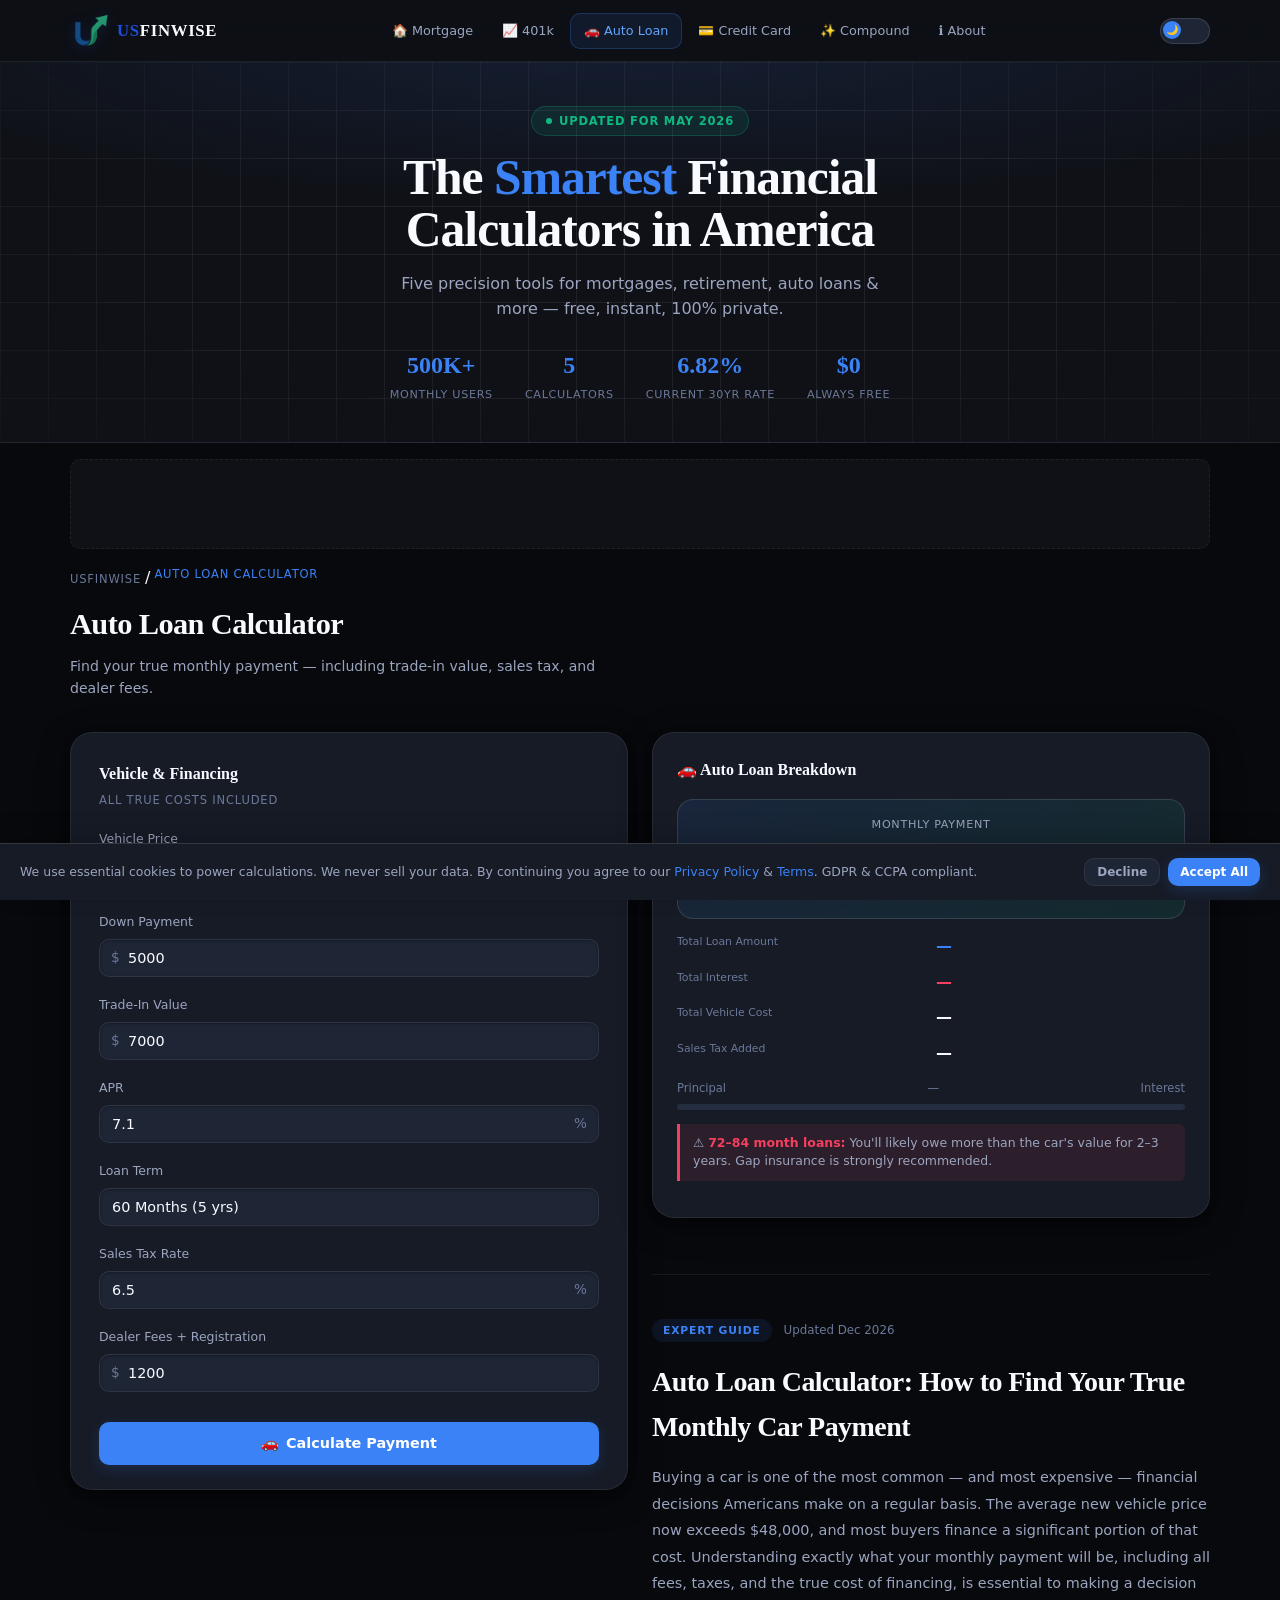
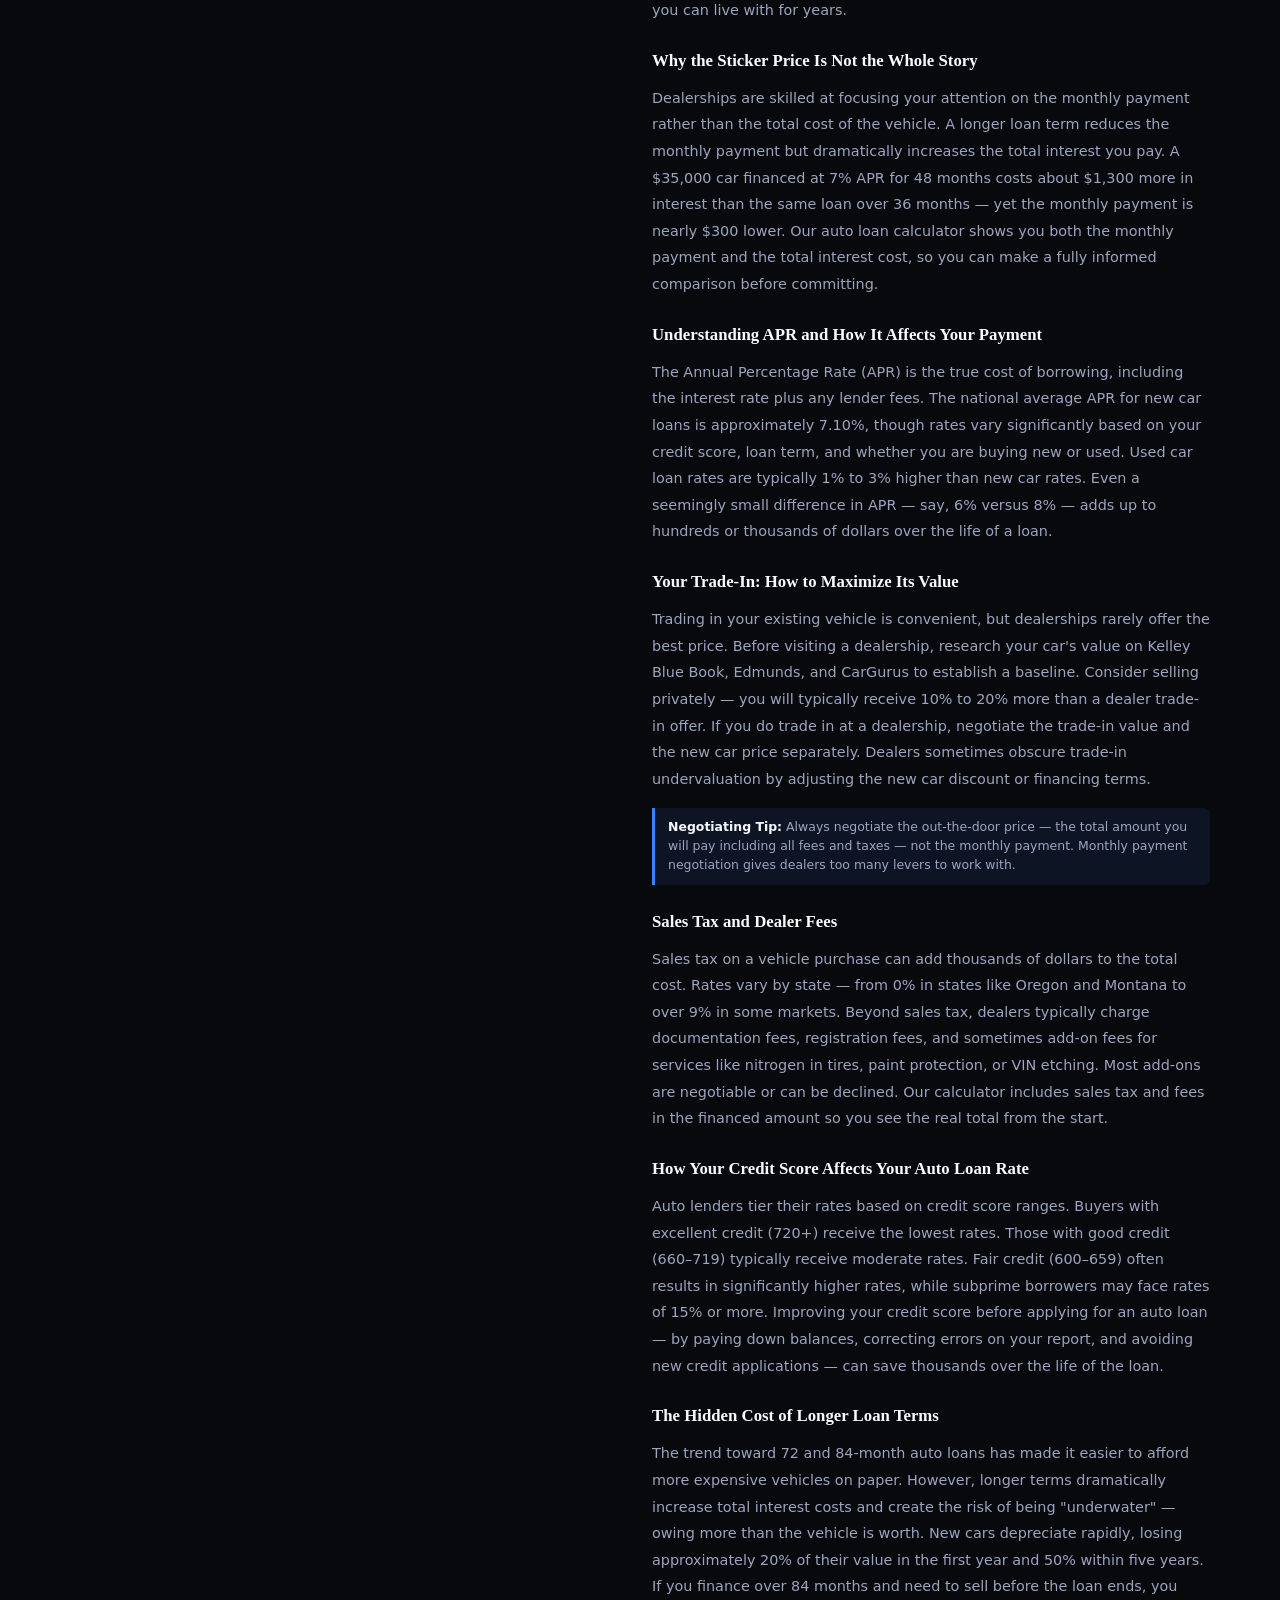
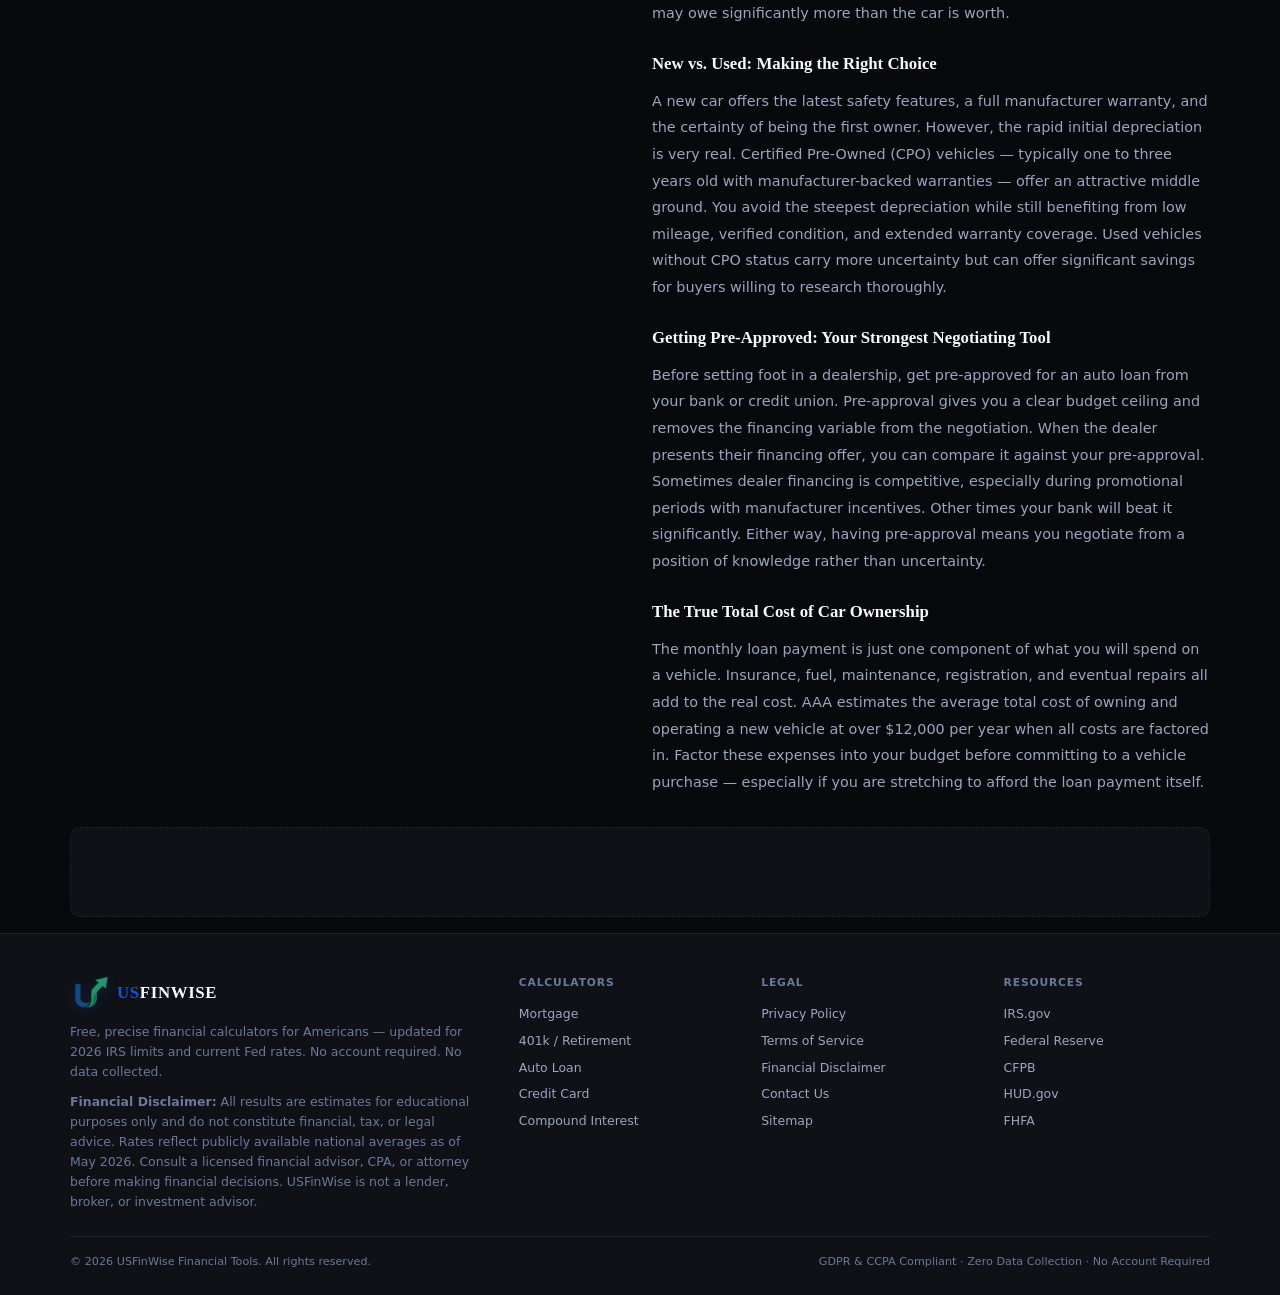
<file: auto-loan-calculator.html>
<!DOCTYPE html>
<html lang="en" data-theme="dark">
<head>
<meta charset="UTF-8"/>
<link rel="dns-prefetch" href="https://www.googletagmanager.com"/>
<link rel="dns-prefetch" href="https://www.google-analytics.com"/>
<meta name="viewport" content="width=device-width,initial-scale=1.0"/>
<title>Auto Loan Calculator 2026 | USFinWise — True Monthly Car Payment</title>
<meta name="description" content="Free auto loan calculator 2026. Get your true monthly payment including trade-in value, sales tax & dealer fees. National avg APR: 7.10%. No sign-up."/>
<meta name="keywords" content="auto loan calculator 2026, car payment calculator, trade-in value calculator, car loan APR calculator, monthly car payment"/>
<meta name="referrer" content="strict-origin-when-cross-origin"/>
<meta name="robots" content="index,follow,max-snippet:-1,max-image-preview:large,max-video-preview:-1"/>
<meta name="author" content="USFinWise Financial Tools"/>
<meta name="theme-color" content="#0f1117"/>
<meta property="og:type" content="website"/>
<meta property="og:site_name" content="USFinWise"/>
<meta property="og:title" content="Auto Loan Calculator 2026 | USFinWise — True Monthly Car Payment"/>
<meta property="og:description" content="Free auto loan calculator 2026. Get your true monthly payment including trade-in value, sales tax & dealer fees. National avg APR: 7.10%. No sign-up."/>
<meta property="og:url" content="https://usfinwise.com/auto-loan-calculator.html"/>
<meta property="og:image" content="https://usfinwise.com/og-image.png"/>
<meta property="og:image:width" content="1200"/>
<meta property="og:image:height" content="630"/>
<meta property="og:locale" content="en_US"/>
<meta name="twitter:card" content="summary_large_image"/>
<meta name="twitter:site" content="@usfinwise"/>
<meta name="twitter:title" content="Auto Loan Calculator 2026 | USFinWise — True Monthly Car Payment"/>
<meta name="twitter:description" content="Free auto loan calculator 2026. Get your true monthly payment including trade-in value, sales tax & dealer fees. National avg APR: 7.10%. No sign-up."/>
<meta name="twitter:image" content="https://usfinwise.com/og-image.png"/>
<link rel="icon" type="image/x-icon" href="/favicon.ico"/>
<link rel="icon" type="image/png" sizes="32x32" href="/favicon-32x32.png"/>
<link rel="icon" type="image/png" sizes="16x16" href="/favicon-16x16.png"/>
<link rel="apple-touch-icon" sizes="180x180" href="/apple-touch-icon.png"/>
<link rel="canonical" href="https://usfinwise.com/auto-loan-calculator.html"/>
<link rel="sitemap" type="application/xml" title="Sitemap" href="/sitemap.xml"/>
<script type="application/ld+json">
{"@context":"https://schema.org","@type":["WebApplication","FinancialService"],"name":"Auto Loan Calculator 2026","url":"https://usfinwise.com/auto-loan-calculator.html","applicationCategory":"FinanceApplication","operatingSystem":"Web","offers":{"@type":"Offer","price":"0","priceCurrency":"USD"},"areaServed":{"@type":"Country","name":"United States"},"description":"Calculate true monthly car payment including trade-in, sales tax, and dealer fees."}
</script>
<script type="application/ld+json">
{"@context":"https://schema.org","@type":"BreadcrumbList","itemListElement":[{"@type":"ListItem","position":1,"name":"USFinWise","item":"https://usfinwise.com/"},{"@type":"ListItem","position":2,"name":"Auto Loan Calculator","item":"https://usfinwise.com/auto-loan-calculator.html"}]}
</script>
<link rel="stylesheet" href="/assets/css/style.css"/>
<!-- Google Tag Manager - delayed until user interaction -->
<script>
(function(){
  var loaded = false;
  function loadGTM(){
    if(loaded) return; loaded = true;
    (function(w,d,s,l,i){
      w[l]=w[l]||[];
      w[l].push({'gtm.start':new Date().getTime(),event:'gtm.js'});
      var f=d.getElementsByTagName(s)[0],
          j=d.createElement(s),
          dl=l!='dataLayer'?'&l='+l:'';
      j.async=true;
      j.src='https://www.googletagmanager.com/gtm.js?id='+i+dl;
      f.parentNode.insertBefore(j,f);
    })(window,document,'script','dataLayer','GTM-T6HJ62DM');
  }
  ['scroll','click','keydown','touchstart','mousemove'].forEach(function(e){
    window.addEventListener(e, loadGTM, {once:true, passive:true});
  });
  setTimeout(loadGTM, 4000);
})();
</script>
<!-- End Google Tag Manager -->
</head>
<body>
<!-- Google Tag Manager (noscript) -->
<noscript><iframe src="https://www.googletagmanager.com/ns.html?id=GTM-T6HJ62DM"
height="0" width="0" style="display:none;visibility:hidden"></iframe></noscript>
<!-- End Google Tag Manager (noscript) -->

<script>
const CONFIG = {
  siteName:    "USFinWise",
  siteUrl:     "https://usfinwise.com",
  siteTagline: "Free US Financial Calculator Suite",
  adsense:     "ca-pub-XXXXXXXXXXXXXXXX", /* ← Replace with your AdSense Publisher ID */
  defaultRates: {
    mortgage:    6.82,   /* 30-yr fixed national avg, May 2026 */
    auto:        7.10,   /* new-car APR avg, May 2026          */
    creditCard:  24.99,  /* avg APR, May 2026                  */
    savings:     5.10,   /* HYSA avg, May 2026                 */
  },
  social: {
    twitter:   "https://twitter.com/usfinwise",
    linkedin:  "https://linkedin.com/company/usfinwise",
    facebook:  "https://facebook.com/usfinwise",
  },
  limits: { /* IRS 2026 figures — updated by Decap CMS each November */
    k401limit:    23000,
    k401catchup:  30500,
    iraLimit:     7000,
    hsaSingle:    4300,
    hsaFamily:    8550,
    conforming:   766550,
    fhaStd:       498257,
  },
};
</script>

<div id="cookie" role="dialog" aria-label="Cookie consent" aria-live="polite">
  <p>
    We use essential cookies to power calculations. We never sell your data.
    By continuing you agree to our
    <a href="#" onclick="openLegal('privacy');return false">Privacy Policy</a> &amp;
    <a href="#" onclick="openLegal('terms');return false">Terms</a>.
    GDPR &amp; CCPA compliant.
  </p>
  <div class="cookie-btns">
    <button class="btn btn-ghost btn-sm" onclick="dismissCookie('reject')" aria-label="Decline optional cookies">Decline</button>
    <button class="btn btn-primary btn-sm" style="width:auto;margin:0" onclick="dismissCookie('accept')" aria-label="Accept all cookies">Accept All</button>
  </div>
</div>

<nav id="navbar" role="navigation" aria-label="Main navigation">
  <div class="container nav-wrap">
    <a class="logo" href="/" aria-label="USFinWise — Free US Financial Calculators">
      <img src="/logo-192.png" alt="USFinWise logo" class="logo-svg" width="38" height="38" loading="eager"/>
      <div class="logo-text-wrap">
        <span class="logo-name"><span class="logo-us">US</span>FINWISE</span>
      </div>
    </a>
    <button class="hamburger" id="hbg" aria-label="Open navigation menu" aria-expanded="false" aria-controls="navTabs">
      <svg width="22" height="22" viewBox="0 0 22 22" fill="none" stroke="currentColor" stroke-width="1.8" stroke-linecap="round" aria-hidden="true">
        <line x1="2" y1="6"  x2="20" y2="6"/>
        <line x1="2" y1="11" x2="20" y2="11"/>
        <line x1="2" y1="16" x2="20" y2="16"/>
      </svg>
    </button>
    <div class="nav-tabs" id="navTabs" role="navigation" aria-label="Calculator pages">
      <a class="nav-tab" href="/">🏠 Mortgage</a>
      <a class="nav-tab" href="/401k-calculator.html">📈 401k</a>
      <a class="nav-tab active" href="/auto-loan-calculator.html" aria-current="page">🚗 Auto Loan</a>
      <a class="nav-tab" href="/credit-card-payoff-calculator.html">💳 Credit Card</a>
      <a class="nav-tab" href="/compound-interest-calculator.html">✨ Compound</a>
      <a class="nav-tab" href="/about.html">ℹ️ About</a>
    </div>
    <div class="nav-right">
      <label class="toggle-pill" aria-label="Toggle dark / light mode">
        <input type="checkbox" id="themeChk" onchange="toggleTheme()"/>
        <div class="toggle-track"></div>
        <div class="toggle-thumb" aria-hidden="true"><span id="themeIco">🌙</span></div>
      </label>
    </div>
  </div>
</nav>

<header class="hero" role="banner">
  <div class="container hero-inner">
    <div class="freshness-badge" role="note" aria-label="Content freshness">
      <span class="freshness-dot" aria-hidden="true"></span>
      <span id="freshnessText">Updated for May 2026</span>
    </div>
    <h1>The <span class="hl">Smartest</span> Financial<br>Calculators in America</h1>
    <p class="hero-sub" id="hero-subheading">
      Five precision tools for mortgages, retirement, auto loans &amp; more — free, instant, 100% private.
    </p>
    <ul class="hero-kpis" aria-label="Platform highlights">
      <li class="kpi">
        <span class="kpi-n" id="heroUsers">500K+</span>
        <span class="kpi-l">Monthly Users</span></li>
      <li class="kpi">
        <span class="kpi-n">5</span>
        <span class="kpi-l">Calculators</span></li>
      <li class="kpi">
        <span class="kpi-n" id="heroRate">6.82%</span>
        <span class="kpi-l">Current 30yr Rate</span></li>
      <li class="kpi">
        <span class="kpi-n">$0</span>
        <span class="kpi-l">Always Free</span></li>
    </ul>
  </div>
</header>

<div class="container">
  <div class="ad-zone" aria-hidden="true"><!-- AdSense Zone 1 --></div>
</div>

<main class="container" id="main" role="main">
<section id="t-auto" class="tool active">
  <div class="tool-header">
    <nav class="bc" aria-label="Breadcrumb"><ol><li><a href="/">USFinWise</a></li><li aria-hidden="true"> / </li><li aria-current="page">Auto Loan Calculator</li></ol></nav>
    <h2 id="tab-auto">Auto Loan Calculator</h2>
    <p>Find your true monthly payment — including trade-in value, sales tax, and dealer fees.</p>
  </div>
  <div class="grid-2">
    <div class="card">
      <h3 class="card-hd">Vehicle &amp; Financing</h3>
      <p class="card-sub">All true costs included</p>
      <div class="field"><div class="field-label"><label for="a-price">Vehicle Price</label></div>
        <div class="inp-wrap has-pre"><span class="inp-pre" aria-hidden="true">$</span><input type="number" id="a-price" value="38000" min="500" aria-label="Vehicle price" /></div></div>
      <div class="field"><div class="field-label"><label for="a-down">Down Payment</label></div>
        <div class="inp-wrap has-pre"><span class="inp-pre" aria-hidden="true">$</span><input type="number" id="a-down" value="5000" min="0" aria-label="Down payment" /></div></div>
      <div class="field"><div class="field-label"><label for="a-trade">Trade-In Value</label></div>
        <div class="inp-wrap has-pre"><span class="inp-pre" aria-hidden="true">$</span><input type="number" id="a-trade" value="7000" min="0" aria-label="Trade-in value" /></div></div>
      <div class="field"><div class="field-label"><label for="a-rate">APR</label></div>
        <div class="inp-wrap has-suf"><input type="number" id="a-rate" value="7.10" min="0" max="30" step="0.1" aria-label="Auto loan APR" /><span class="inp-suf" aria-hidden="true">%</span></div></div>
      <div class="field"><div class="field-label"><label for="a-term">Loan Term</label></div>
        <select id="a-term" aria-label="Auto loan term in months" >
          <option value="24">24 Months (2 yrs)</option>
          <option value="36">36 Months (3 yrs)</option>
          <option value="48">48 Months (4 yrs)</option>
          <option value="60" selected>60 Months (5 yrs)</option>
          <option value="72">72 Months (6 yrs)</option>
          <option value="84">84 Months (7 yrs)</option>
        </select></div>
      <div class="field"><div class="field-label"><label for="a-tax">Sales Tax Rate</label></div>
        <div class="inp-wrap has-suf"><input type="number" id="a-tax" value="6.5" min="0" max="15" step="0.1" aria-label="Sales tax rate" /><span class="inp-suf" aria-hidden="true">%</span></div></div>
      <div class="field"><div class="field-label"><label for="a-fees">Dealer Fees + Registration</label></div>
        <div class="inp-wrap has-pre"><span class="inp-pre" aria-hidden="true">$</span><input type="number" id="a-fees" value="1200" min="0" aria-label="Dealer fees and registration" /></div></div>
      <button class="btn btn-primary mt-3" onclick="calcAuto()" aria-label="Calculate auto loan payment">
        <span aria-hidden="true">🚗</span> Calculate Payment
      </button>
    </div>
    <div>
      <div class="results" aria-live="polite" aria-label="Auto loan results">
        <p class="results-label"><span aria-hidden="true">🚗</span> Auto Loan Breakdown</h3>
        <div class="res-primary">
          <div class="res-label">Monthly Payment</div>
          <div class="res-amount" id="a-monthly">$—</div>
          <div class="res-sub" id="a-term-lbl">— months at —% APR</div>
        </div>
        <dl class="stats-grid">
          <div class="stat"><dt class="stat-label">Total Loan Amount</span><dd class="stat-value blue" id="a-loan">—</span></li>
          <div class="stat"><dt class="stat-label">Total Interest</span><dd class="stat-value red" id="a-int">—</span></li>
          <div class="stat"><dt class="stat-label">Total Vehicle Cost</span><dd class="stat-value" id="a-total">—</span></li>
          <div class="stat"><dt class="stat-label">Sales Tax Added</span><dd class="stat-value" id="a-taxamt">—</span></li>
        </dl>
        <div class="prog-wrap">
          <div class="prog-header" aria-hidden="true"><span>Principal</span><span id="a-prin-pct">—</span><span>Interest</span></div>
          <div class="prog-bar" role="progressbar" aria-label="Principal vs interest" aria-valuenow="0" aria-valuemin="0" aria-valuemax="100">
            <div class="prog-fill" id="a-prin-bar" style="width:0%"></div>
          </div>
        </div>
        <div class="tip red" role="note"><span aria-hidden="true">⚠️</span> <strong>72–84 month loans:</strong> You'll likely owe more than the car's value for 2–3 years. Gap insurance is strongly recommended.</div>
      </div>
        <article class="seo-art" aria-label="Auto loan calculator expert guide">
    <div class="art-meta">
      <span class="art-tag">Expert Guide</span>
      <time class="art-date" id="a-art-date" datetime="2026-05-01">Updated May 2026 · 9 min read</time>
    </div>
    <h2 class="art-title">Auto Loan Calculator: How to Find Your True Monthly Car Payment</h2>
    <div class="art-body">
      <p>Buying a car is one of the most common — and most expensive — financial decisions Americans make on a regular basis. The average new vehicle price now exceeds $48,000, and most buyers finance a significant portion of that cost. Understanding exactly what your monthly payment will be, including all fees, taxes, and the true cost of financing, is essential to making a decision you can live with for years.</p>
      <h3>Why the Sticker Price Is Not the Whole Story</h3>
      <p>Dealerships are skilled at focusing your attention on the monthly payment rather than the total cost of the vehicle. A longer loan term reduces the monthly payment but dramatically increases the total interest you pay. A $35,000 car financed at 7% APR for 48 months costs about $1,300 more in interest than the same loan over 36 months — yet the monthly payment is nearly $300 lower. Our auto loan calculator shows you both the monthly payment and the total interest cost, so you can make a fully informed comparison before committing.</p>
      <h3>Understanding APR and How It Affects Your Payment</h3>
      <p>The Annual Percentage Rate (APR) is the true cost of borrowing, including the interest rate plus any lender fees. The national average APR for new car loans is approximately 7.10%, though rates vary significantly based on your credit score, loan term, and whether you are buying new or used. Used car loan rates are typically 1% to 3% higher than new car rates. Even a seemingly small difference in APR — say, 6% versus 8% — adds up to hundreds or thousands of dollars over the life of a loan.</p>
      <h3>Your Trade-In: How to Maximize Its Value</h3>
      <p>Trading in your existing vehicle is convenient, but dealerships rarely offer the best price. Before visiting a dealership, research your car's value on Kelley Blue Book, Edmunds, and CarGurus to establish a baseline. Consider selling privately — you will typically receive 10% to 20% more than a dealer trade-in offer. If you do trade in at a dealership, negotiate the trade-in value and the new car price separately. Dealers sometimes obscure trade-in undervaluation by adjusting the new car discount or financing terms.</p>
      <div class="tip" role="note">
        <strong>Negotiating Tip:</strong> Always negotiate the out-the-door price — the total amount you will pay including all fees and taxes — not the monthly payment. Monthly payment negotiation gives dealers too many levers to work with.
      </div>
      <h3>Sales Tax and Dealer Fees</h3>
      <p>Sales tax on a vehicle purchase can add thousands of dollars to the total cost. Rates vary by state — from 0% in states like Oregon and Montana to over 9% in some markets. Beyond sales tax, dealers typically charge documentation fees, registration fees, and sometimes add-on fees for services like nitrogen in tires, paint protection, or VIN etching. Most add-ons are negotiable or can be declined. Our calculator includes sales tax and fees in the financed amount so you see the real total from the start.</p>
      <h3>How Your Credit Score Affects Your Auto Loan Rate</h3>
      <p>Auto lenders tier their rates based on credit score ranges. Buyers with excellent credit (720+) receive the lowest rates. Those with good credit (660–719) typically receive moderate rates. Fair credit (600–659) often results in significantly higher rates, while subprime borrowers may face rates of 15% or more. Improving your credit score before applying for an auto loan — by paying down balances, correcting errors on your report, and avoiding new credit applications — can save thousands over the life of the loan.</p>
      <h3>The Hidden Cost of Longer Loan Terms</h3>
      <p>The trend toward 72 and 84-month auto loans has made it easier to afford more expensive vehicles on paper. However, longer terms dramatically increase total interest costs and create the risk of being "underwater" — owing more than the vehicle is worth. New cars depreciate rapidly, losing approximately 20% of their value in the first year and 50% within five years. If you finance over 84 months and need to sell before the loan ends, you may owe significantly more than the car is worth.</p>
      <h3>New vs. Used: Making the Right Choice</h3>
      <p>A new car offers the latest safety features, a full manufacturer warranty, and the certainty of being the first owner. However, the rapid initial depreciation is very real. Certified Pre-Owned (CPO) vehicles — typically one to three years old with manufacturer-backed warranties — offer an attractive middle ground. You avoid the steepest depreciation while still benefiting from low mileage, verified condition, and extended warranty coverage. Used vehicles without CPO status carry more uncertainty but can offer significant savings for buyers willing to research thoroughly.</p>
      <h3>Getting Pre-Approved: Your Strongest Negotiating Tool</h3>
      <p>Before setting foot in a dealership, get pre-approved for an auto loan from your bank or credit union. Pre-approval gives you a clear budget ceiling and removes the financing variable from the negotiation. When the dealer presents their financing offer, you can compare it against your pre-approval. Sometimes dealer financing is competitive, especially during promotional periods with manufacturer incentives. Other times your bank will beat it significantly. Either way, having pre-approval means you negotiate from a position of knowledge rather than uncertainty.</p>
      <h3>The True Total Cost of Car Ownership</h3>
      <p>The monthly loan payment is just one component of what you will spend on a vehicle. Insurance, fuel, maintenance, registration, and eventual repairs all add to the real cost. AAA estimates the average total cost of owning and operating a new vehicle at over $12,000 per year when all costs are factored in. Factor these expenses into your budget before committing to a vehicle purchase — especially if you are stretching to afford the loan payment itself.</p>
    </div>
  </article>
    </div>
  </div>
</section>

<!-- ────────────────────────────────────────────────────
     TOOL 4: CREDIT CARD PAYOFF CALCULATOR
──────────────────────────────────────────────────── -->
</main>

<div class="container">
  <div class="ad-zone" aria-hidden="true"><!-- AdSense Zone 2 --></div>
</div>

<footer role="contentinfo">
  <div class="container">
    <div class="footer-grid">
      <div class="f-brand">
        <a class="logo" href="/" aria-label="USFinWise home">
          <img src="/logo-192.png" alt="USFinWise logo" class="logo-svg" width="36" height="36" loading="lazy"/>
          <div class="logo-text-wrap">
            <span class="logo-name"><span class="logo-us">US</span>FINWISE</span>
          </div>
        </a>
        <p>Free, precise financial calculators for Americans — updated for 2026 IRS limits and current Fed rates. No account required. No data collected.</p>
        <p class="f-disclaimer">
          <strong>Financial Disclaimer:</strong> All results are estimates for educational purposes only and do not constitute financial, tax, or legal advice. Rates reflect publicly available national averages as of May 2026. Consult a licensed financial advisor, CPA, or attorney before making financial decisions. USFinWise is not a lender, broker, or investment advisor.
        </p>
      </div>

      <div class="f-col">
        <h5>Calculators</h5>
        <a href="/">Mortgage</a>
        <a href="/401k-calculator.html">401k / Retirement</a>
        <a href="/auto-loan-calculator.html">Auto Loan</a>
        <a href="/credit-card-payoff-calculator.html">Credit Card</a>
        <a href="/compound-interest-calculator.html">Compound Interest</a>
      </div>

      <div class="f-col">
        <h5>Legal</h5>
        <a href="#" onclick="openLegal('privacy');return false">Privacy Policy</a>
        <a href="#" onclick="openLegal('terms');return false">Terms of Service</a>
        <a href="#" onclick="openLegal('disclaimer');return false">Financial Disclaimer</a>
        <a href="#" onclick="openLegal('contact');return false">Contact Us</a>
        <a href="#" onclick="openLegal('sitemap');return false">Sitemap</a>
      </div>

      <div class="f-col">
        <h5>Resources</h5>
        <a href="https://www.irs.gov"           target="_blank" rel="noopener noreferrer">IRS.gov</a>
        <a href="https://www.federalreserve.gov" target="_blank" rel="noopener noreferrer">Federal Reserve</a>
        <a href="https://www.cfpb.gov"           target="_blank" rel="noopener noreferrer">CFPB</a>
        <a href="https://www.hud.gov"            target="_blank" rel="noopener noreferrer">HUD.gov</a>
        <a href="https://www.fhfa.gov"           target="_blank" rel="noopener noreferrer">FHFA</a>
      </div>
    </div>

    <div class="f-bottom">
      <p>© <span id="footer-yr">2026</span> <span id="footer-site">USFinWise</span> Financial Tools. All rights reserved.</p>
      <p>GDPR &amp; CCPA Compliant · Zero Data Collection · No Account Required</p>
    </div>
  </div>
</footer>

<div id="legal-overlay" role="dialog" aria-modal="true"
  aria-labelledby="legal-modal-title" onclick="overlayClose(event)">
  <div id="legal-modal">
    <div class="lm-header">
      <h2 id="legal-modal-title">Legal</h2>
      <button class="lm-close" onclick="closeLegal()" aria-label="Close legal panel">✕</button>
    </div>

    <!-- ══ PRIVACY POLICY ══ -->
    <div id="lp-privacy" class="lm-panel">
      <div class="lm-body">
        <div class="lm-badge">🔒 Privacy Policy</div>
        <p><strong>Effective Date:</strong> January 1, 2026 &nbsp;|&nbsp; <strong>Last Updated:</strong> May 1, 2026</p>
        <h3>1. Information We Collect</h3>
        <p><strong>Calculator Inputs (Not Collected):</strong> All financial figures you enter are processed entirely within your browser. This data is never transmitted to our servers or stored in any database.</p>
        <p><strong>Local Storage:</strong> We store your theme preference (<code>ufw-theme</code>) and cookie consent (<code>ufw-cookie</code>) locally on your device only. We do not set third-party tracking cookies.</p>
        <p><strong>Server Logs:</strong> Standard access logs (IP address, browser type, pages visited) are retained for up to 30 days for security purposes only, then permanently deleted.</p>
        <h3>2. How We Use Information</h3>
        <ul>
          <li>To operate and improve the USFinWise calculators</li>
          <li>To respond to your support messages</li>
          <li>To detect and prevent security incidents</li>
          <li>To comply with applicable legal obligations</li>
        </ul>
        <p>We <strong>never sell, rent, or share</strong> your personal information with third parties for marketing.</p>
        <h3>3. Third-Party Services</h3>
        <p><strong>Google Fonts:</strong> We load fonts from Google's servers. Google may log your IP when serving these files.</p>
        <p><strong>Google AdSense (if enabled):</strong> May use cookies to serve personalized ads. Opt out at <a href="https://www.google.com/settings/ads" target="_blank" rel="noopener">Google Ads Settings</a>.</p>
        <h3>4. Your Rights — GDPR</h3>
        <p>If you are in the EEA, you have the right to: Access, Rectification, Erasure, Data Portability, and the right to Object. Email <strong>privacy@usfinwise.com</strong> — we respond within 30 days.</p>
        <h3>5. Your Rights — CCPA</h3>
        <p>California residents: we do not sell personal information. Submit requests to <strong>privacy@usfinwise.com</strong>.</p>
        <h3>6. Children's Privacy</h3>
        <p>USFinWise is not directed to individuals under 13. We do not knowingly collect data from children.</p>
        <h3>7. Contact</h3>
        <p>📧 <strong>privacy@usfinwise.com</strong></p>
      </div>
      <div class="lm-footer">Last reviewed May 1, 2026. Governing Law: California, United States.</div>
    </div>

    <!-- ══ TERMS OF SERVICE ══ -->
    <div id="lp-terms" class="lm-panel" style="display:none">
      <div class="lm-body">
        <div class="lm-badge">📋 Terms of Service</div>
        <p><strong>Effective Date:</strong> January 1, 2026 &nbsp;|&nbsp; <strong>Last Updated:</strong> May 1, 2026</p>
        <h3>1. Acceptance of Terms</h3>
        <p>By accessing or using USFinWise, you agree to be bound by these Terms. If you do not agree, please do not use the Service.</p>
        <h3>2. Description of Service</h3>
        <p>USFinWise provides free, web-based financial calculators for <strong>informational and educational purposes only</strong>. All calculations are performed client-side in your browser.</p>
        <h3>3. No Financial Advice</h3>
        <div class="lm-warn"><strong>Important:</strong> USFinWise is NOT a registered investment advisor, broker-dealer, mortgage lender, or attorney. Nothing on this website constitutes financial, investment, tax, or legal advice. Always consult a licensed professional before making financial decisions.</div>
        <h3>4. Accuracy of Information</h3>
        <p>While we strive to keep data current, we make <strong>no warranty</strong> as to the accuracy, completeness, or timeliness of any information. Always verify figures with official sources such as IRS.gov and FHFA.gov.</p>
        <h3>5. Permitted Use</h3>
        <p>You may use the Service for personal, non-commercial financial education. You agree NOT to scrape data, reproduce content without permission, or interfere with the Service.</p>
        <h3>6. Intellectual Property</h3>
        <p>All content on USFinWise is protected by copyright. The USFinWise name and logo are trademarks of USFinWise Financial Tools.</p>
        <h3>7. Disclaimer of Warranties</h3>
        <p>THE SERVICE IS PROVIDED "AS IS" WITHOUT WARRANTY OF ANY KIND. WE DO NOT WARRANT THAT THE SERVICE WILL BE UNINTERRUPTED OR ERROR-FREE.</p>
        <h3>8. Limitation of Liability</h3>
        <p>USFINWISE SHALL NOT BE LIABLE FOR ANY INDIRECT, INCIDENTAL, OR CONSEQUENTIAL DAMAGES. OUR TOTAL LIABILITY SHALL NOT EXCEED $100 USD.</p>
        <h3>9. Governing Law</h3>
        <p>These Terms are governed by the laws of California, United States. Disputes shall be resolved by binding arbitration in Los Angeles County, California.</p>
        <h3>10. Contact</h3>
        <p>📧 <strong>legal@usfinwise.com</strong></p>
      </div>
      <div class="lm-footer">Last reviewed May 1, 2026. Governing Law: California, United States.</div>
    </div>

    <!-- ══ FINANCIAL DISCLAIMER ══ -->
    <div id="lp-disclaimer" class="lm-panel" style="display:none">
      <div class="lm-body">
        <div class="lm-badge">⚠️ Financial Disclaimer</div>
        <div class="lm-warn"><strong>NOT FINANCIAL ADVICE:</strong> All content and calculator results on USFinWise are for educational purposes only. We are not a licensed financial advisor, lender, broker, or attorney.</div>
        <h3>Calculator Results Are Estimates Only</h3>
        <p>Results are mathematical estimates based on your inputs and standard formulas. Actual payments, returns, and balances will differ based on lender terms, market conditions, taxes, and individual circumstances.</p>
        <h3>Interest Rate Disclosures</h3>
        <p>Default rates represent national averages as of May 2026. Your actual rate depends on your credit score, down payment, lender, and current market conditions. Always get quotes from multiple lenders.</p>
        <h3>IRS &amp; Regulatory Figures</h3>
        <p>IRS limits are updated annually. Always verify at <a href="https://www.irs.gov" target="_blank" rel="noopener">IRS.gov</a> and <a href="https://www.fhfa.gov" target="_blank" rel="noopener">FHFA.gov</a>.</p>
        <h3>Investment &amp; Retirement Projections</h3>
        <p>Projections assume a fixed rate of return. Real-world returns fluctuate and are not guaranteed. Past performance does not guarantee future results. You can lose money investing.</p>
        <h3>Consult a Qualified Professional</h3>
        <div class="lm-info">
          <strong>Before any financial decision, consult:</strong><br/>
          • A <strong>CFP®</strong> for investment and retirement planning<br/>
          • A <strong>CPA</strong> for tax strategy<br/>
          • An <strong>NMLS-registered mortgage professional</strong> for home loans<br/>
          • A <strong>licensed attorney</strong> for legal matters
        </div>
        <h3>Limitation of Liability</h3>
        <p>USFinWise expressly disclaims all liability for any financial loss or damages resulting from reliance on any content or results on this website.</p>
      </div>
      <div class="lm-footer">Last reviewed May 1, 2026. USFinWise is not a registered investment advisor or lender.</div>
    </div>

    <!-- ══ CONTACT US ══ -->
    <div id="lp-contact" class="lm-panel" style="display:none">
      <div class="lm-body">
        <div class="lm-badge">✉️ Contact Us</div>
        <p>We read every message and respond within 1–2 business days.</p>
        <div class="lm-info">
          📧 <strong>General:</strong> <a href="mailto:hello@usfinwise.com">hello@usfinwise.com</a><br/>
          🔒 <strong>Privacy / GDPR:</strong> <a href="mailto:privacy@usfinwise.com">privacy@usfinwise.com</a><br/>
          ⚖️ <strong>Legal:</strong> <a href="mailto:legal@usfinwise.com">legal@usfinwise.com</a><br/>
          🐛 <strong>Bug Reports:</strong> <a href="mailto:bugs@usfinwise.com">bugs@usfinwise.com</a>
        </div>
        <h3>Send a Message</h3>
        <form id="contactForm" onsubmit="submitContact(event)" novalidate>
          <div class="cf-row">
            <div class="cf-field">
              <label for="cf-name">Full Name <span style="color:var(--red)">*</span></label>
              <input type="text" id="cf-name" required placeholder="Jane Smith" autocomplete="name"/>
            </div>
            <div class="cf-field">
              <label for="cf-email">Email Address <span style="color:var(--red)">*</span></label>
              <input type="email" id="cf-email" required placeholder="jane@example.com" autocomplete="email"/>
            </div>
          </div>
          <div class="cf-field">
            <label for="cf-subject">Subject <span style="color:var(--red)">*</span></label>
            <select id="cf-subject" required>
              <option value="">— Select a topic —</option>
              <option value="question">Calculator Question</option>
              <option value="bug">Bug Report</option>
              <option value="feature">Feature Request</option>
              <option value="privacy">Privacy / GDPR Request</option>
              <option value="advertising">Advertising / Partnership</option>
              <option value="other">Other</option>
            </select>
          </div>
          <div class="cf-field">
            <label for="cf-message">Message <span style="color:var(--red)">*</span></label>
            <textarea id="cf-message" required rows="4" placeholder="Describe your question or feedback..."></textarea>
          </div>
          <div class="cf-field" style="display:flex;align-items:center;gap:10px">
            <input type="checkbox" id="cf-consent" required style="width:16px;height:16px;accent-color:var(--acc)"/>
            <label for="cf-consent" style="font-size:.78rem;color:var(--txt1);cursor:pointer">
              I consent to USFinWise storing my contact info per our <a href="#" onclick="openLegal('privacy');return false">Privacy Policy</a>.
            </label>
          </div>
          <div id="cf-error" style="display:none;color:var(--red);font-size:.78rem;margin:8px 0"></div>
          <button type="submit" class="btn btn-primary" style="margin-top:12px">Send Message →</button>
        </form>
        <div class="cf-success" id="cf-success">
          <p>✅ Message sent! We'll reply to <strong id="cf-success-email"></strong> within 1–2 business days.</p>
        </div>
      </div>
      <div class="lm-footer">USFinWise · hello@usfinwise.com · Response: 1–2 business days</div>
    </div>

    <!-- ══ SITEMAP ══ -->
    <div id="lp-sitemap" class="lm-panel" style="display:none">
      <div class="lm-body">
        <div class="lm-badge">🗺️ Sitemap</div>
        <p>A complete index of all tools and pages on USFinWise.</p>
        <div class="sm-section">
          <h3>🧮 Financial Calculators</h3>
          <div class="sm-grid">
            <a class="sm-link" href="#" onclick="closeLegal();openTool('mortgage');return false"><span class="sm-ico">🏠</span> Mortgage Calculator</a>
            <a class="sm-link" href="#" onclick="closeLegal();openTool('ret');return false"><span class="sm-ico">📈</span> 401k / Retirement</a>
            <a class="sm-link" href="#" onclick="closeLegal();openTool('auto');return false"><span class="sm-ico">🚗</span> Auto Loan</a>
            <a class="sm-link" href="#" onclick="closeLegal();openTool('cc');return false"><span class="sm-ico">💳</span> Credit Card Payoff</a>
            <a class="sm-link" href="#" onclick="closeLegal();openTool('ci');return false"><span class="sm-ico">✨</span> Compound Interest</a>
          </div>
        </div>
        <div class="sm-section">
          <h3>⚖️ Legal &amp; Policies</h3>
          <div class="sm-grid">
            <a class="sm-link" href="#" onclick="openLegal('privacy');return false"><span class="sm-ico">🔒</span> Privacy Policy</a>
            <a class="sm-link" href="#" onclick="openLegal('terms');return false"><span class="sm-ico">📋</span> Terms of Service</a>
            <a class="sm-link" href="#" onclick="openLegal('disclaimer');return false"><span class="sm-ico">⚠️</span> Financial Disclaimer</a>
            <a class="sm-link" href="#" onclick="openLegal('contact');return false"><span class="sm-ico">✉️</span> Contact Us</a>
          </div>
        </div>
        <div class="sm-section">
          <h3>🌐 External Resources</h3>
          <div class="sm-grid">
            <a class="sm-link" href="https://www.irs.gov" target="_blank" rel="noopener"><span class="sm-ico">🏛️</span> IRS.gov</a>
            <a class="sm-link" href="https://www.federalreserve.gov" target="_blank" rel="noopener"><span class="sm-ico">🏦</span> Federal Reserve</a>
            <a class="sm-link" href="https://www.cfpb.gov" target="_blank" rel="noopener"><span class="sm-ico">🛡️</span> CFPB</a>
            <a class="sm-link" href="https://www.hud.gov" target="_blank" rel="noopener"><span class="sm-ico">🏠</span> HUD.gov</a>
            <a class="sm-link" href="https://www.fhfa.gov" target="_blank" rel="noopener"><span class="sm-ico">📊</span> FHFA.gov</a>
          </div>
        </div>
        <div class="lm-divider"></div>
        <p style="font-size:.78rem;color:var(--txt2)">Last updated: <strong style="color:var(--txt1)" id="sitemap-date">May 2026</strong> · All 5 calculators operational</p>
      </div>
      <div class="lm-footer">USFinWise Sitemap · usfinwise.netlify.app · 5 Calculators · 4 Legal Pages</div>
    </div>
  </div>
</div>

<!-- ═══════════════════════════════════════════════════════
     NETLIFY IDENTITY — Login redirect handler
     After a user clicks an invite/confirm email link,
     they land here. This sends them to /admin/ once logged in.
═══════════════════════════════════════════════════════ -->

<!-- ═══════════════════════════════════════════════════════
     SCRIPTS — Load order matters:
       1. cms-bridge.js  → fetches CMS data, fires 'cmsReady'
       2. calculator.js  → listens for 'cmsReady', runs calcs
     Both are deferred by being at end of <body>.
═══════════════════════════════════════════════════════ -->
<script src="/assets/js/cms-bridge.js" defer></script>
<script src="/assets/js/calculator.js" defer></script>

</body>
</html>
</file>
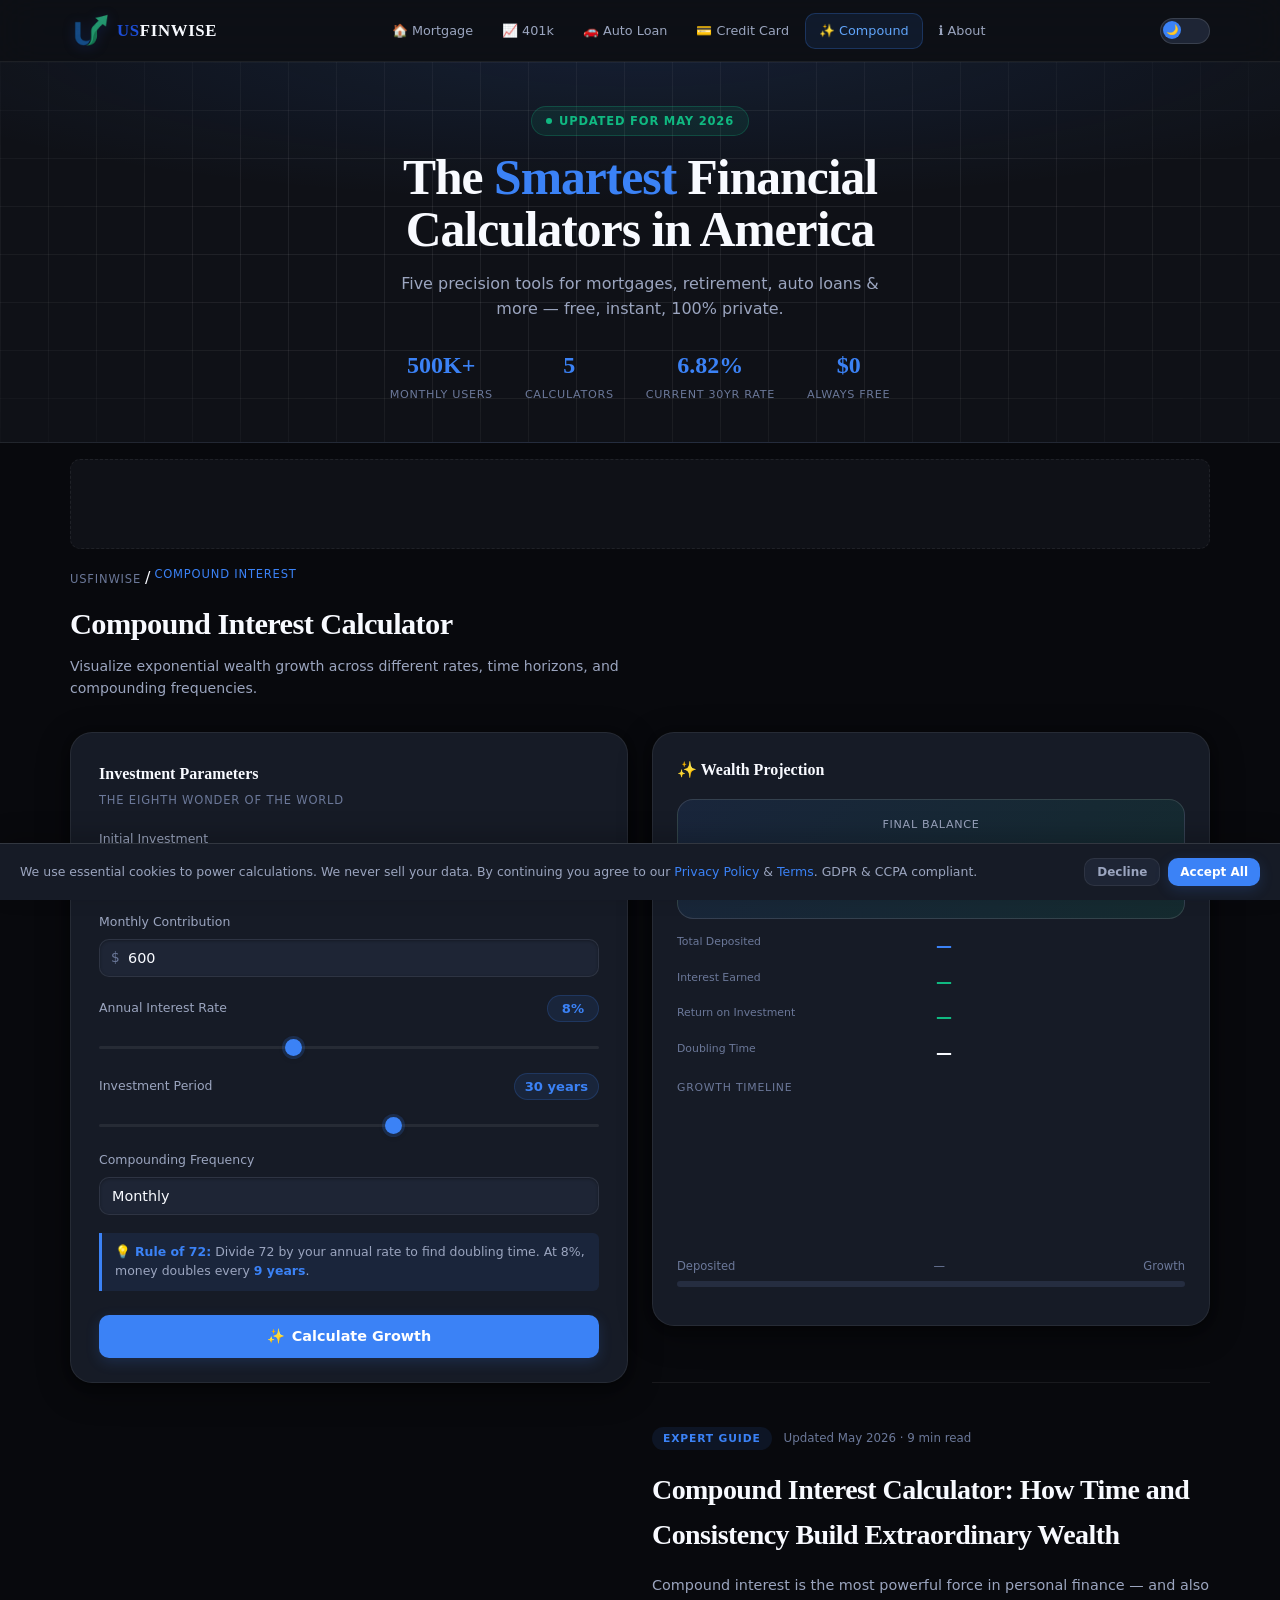
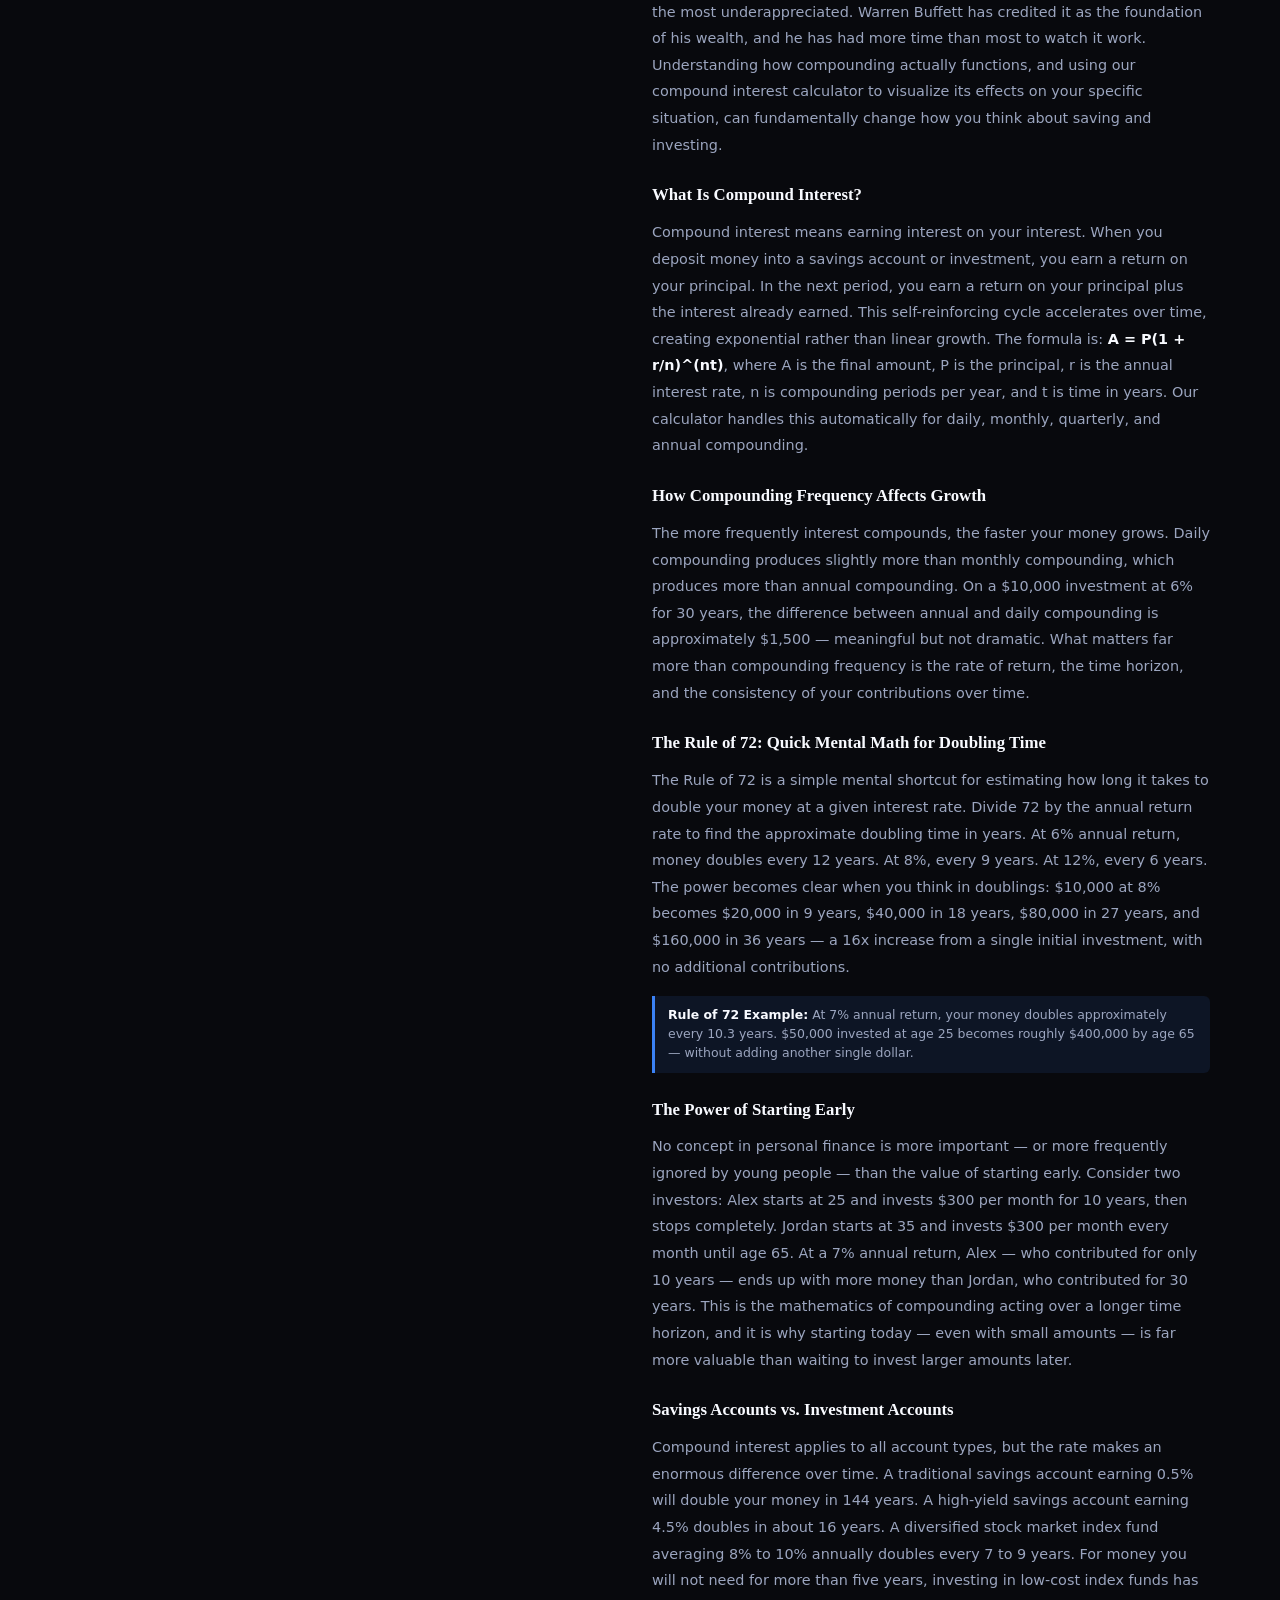
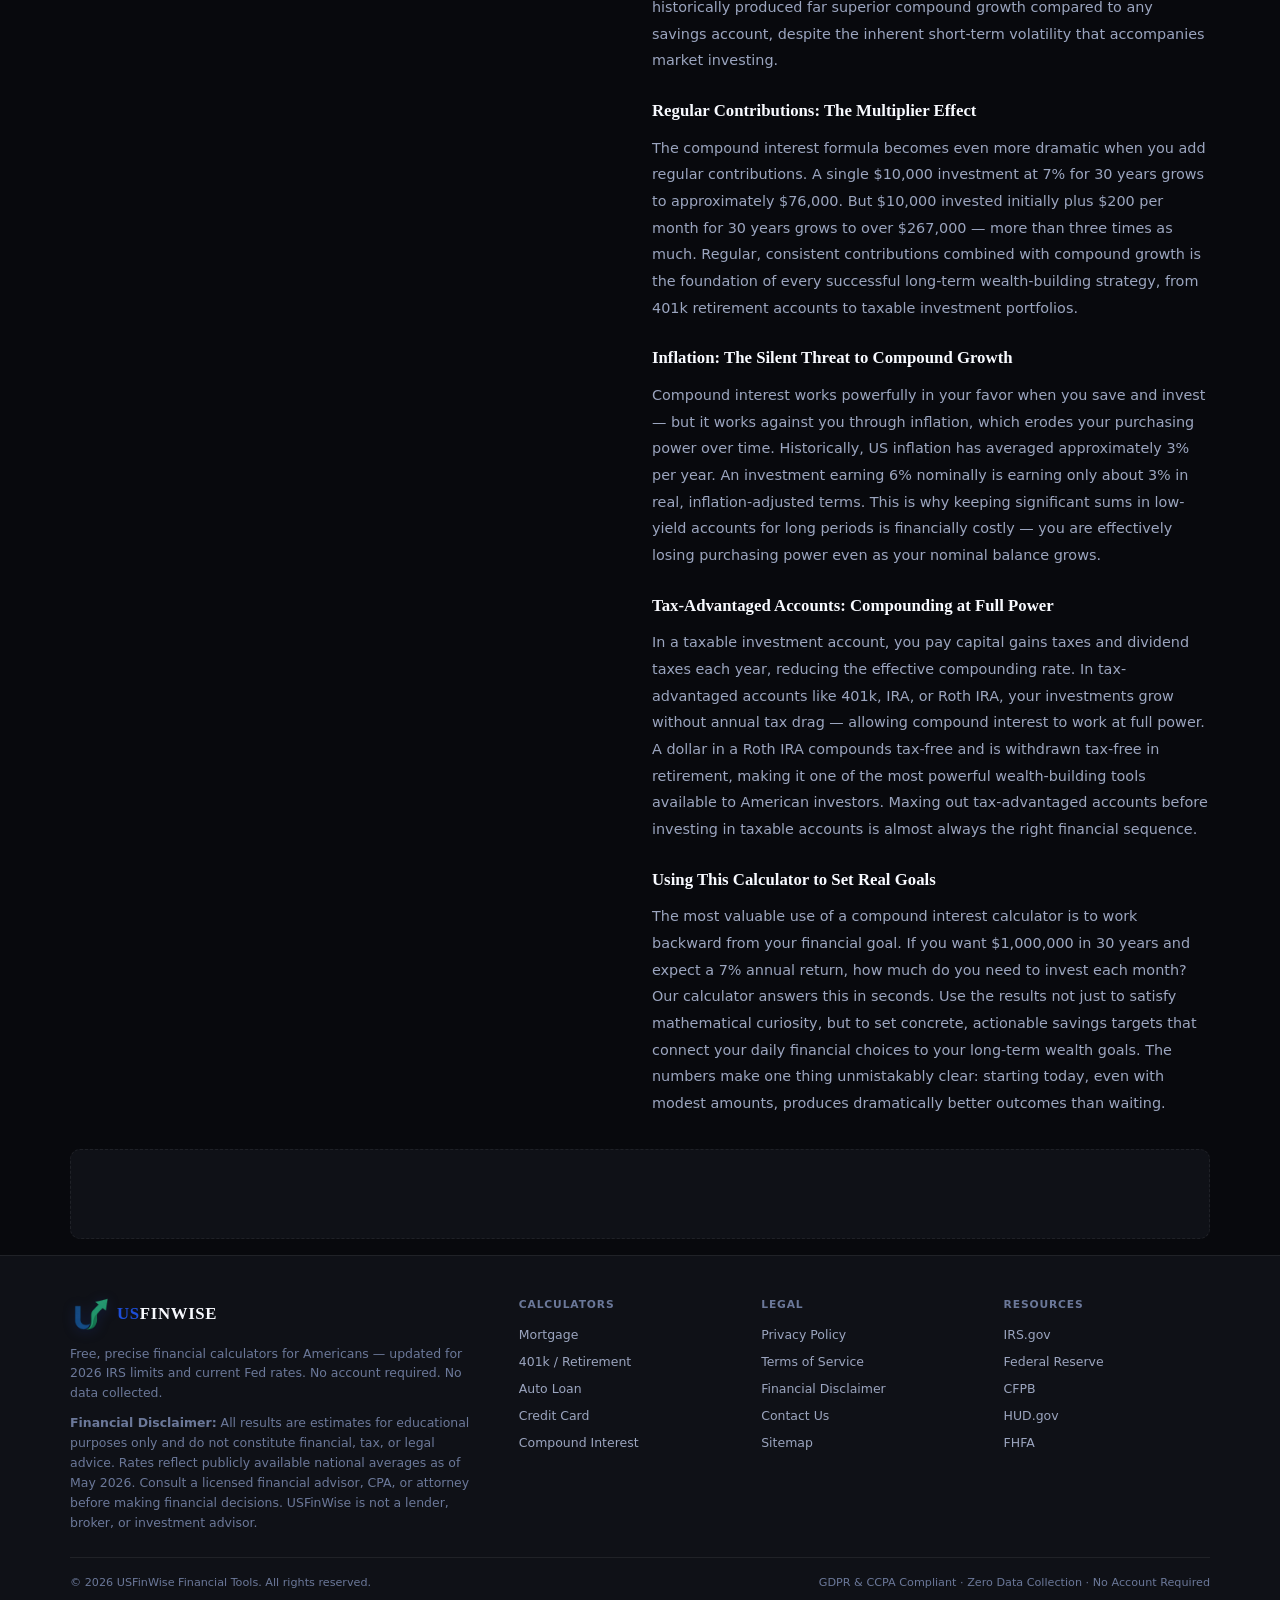
<file: compound-interest-calculator.html>
<!DOCTYPE html>
<html lang="en" data-theme="dark">
<head>
<meta charset="UTF-8"/>
<link rel="dns-prefetch" href="https://www.googletagmanager.com"/>
<link rel="dns-prefetch" href="https://www.google-analytics.com"/>
<meta name="viewport" content="width=device-width,initial-scale=1.0"/>
<title>Compound Interest Calculator 2026 | USFinWise — Wealth Growth Visualizer</title>
<meta name="description" content="Free compound interest calculator 2026. Visualize wealth growth with daily, monthly, quarterly or annual compounding. Includes Rule of 72. No sign-up."/>
<meta name="keywords" content="compound interest calculator, investment growth calculator, rule of 72 calculator, compound growth calculator, wealth calculator"/>
<meta name="referrer" content="strict-origin-when-cross-origin"/>
<meta name="robots" content="index,follow,max-snippet:-1,max-image-preview:large,max-video-preview:-1"/>
<meta name="author" content="USFinWise Financial Tools"/>
<meta name="theme-color" content="#0f1117"/>
<meta property="og:type" content="website"/>
<meta property="og:site_name" content="USFinWise"/>
<meta property="og:title" content="Compound Interest Calculator 2026 | USFinWise — Wealth Growth Visualizer"/>
<meta property="og:description" content="Free compound interest calculator 2026. Visualize wealth growth with daily, monthly, quarterly or annual compounding. Includes Rule of 72. No sign-up."/>
<meta property="og:url" content="https://usfinwise.com/compound-interest-calculator.html"/>
<meta property="og:image" content="https://usfinwise.com/og-image.png"/>
<meta property="og:image:width" content="1200"/>
<meta property="og:image:height" content="630"/>
<meta property="og:locale" content="en_US"/>
<meta name="twitter:card" content="summary_large_image"/>
<meta name="twitter:site" content="@usfinwise"/>
<meta name="twitter:title" content="Compound Interest Calculator 2026 | USFinWise — Wealth Growth Visualizer"/>
<meta name="twitter:description" content="Free compound interest calculator 2026. Visualize wealth growth with daily, monthly, quarterly or annual compounding. Includes Rule of 72. No sign-up."/>
<meta name="twitter:image" content="https://usfinwise.com/og-image.png"/>
<link rel="icon" type="image/x-icon" href="/favicon.ico"/>
<link rel="icon" type="image/png" sizes="32x32" href="/favicon-32x32.png"/>
<link rel="icon" type="image/png" sizes="16x16" href="/favicon-16x16.png"/>
<link rel="apple-touch-icon" sizes="180x180" href="/apple-touch-icon.png"/>
<link rel="canonical" href="https://usfinwise.com/compound-interest-calculator.html"/>
<link rel="sitemap" type="application/xml" title="Sitemap" href="/sitemap.xml"/>
<script type="application/ld+json">
{"@context":"https://schema.org","@type":["WebApplication","FinancialService"],"name":"Compound Interest Calculator 2026","url":"https://usfinwise.com/compound-interest-calculator.html","applicationCategory":"FinanceApplication","operatingSystem":"Web","offers":{"@type":"Offer","price":"0","priceCurrency":"USD"},"areaServed":{"@type":"Country","name":"United States"},"description":"Visualize compound interest wealth growth with daily, monthly, quarterly, or annual compounding."}
</script>
<script type="application/ld+json">
{"@context":"https://schema.org","@type":"BreadcrumbList","itemListElement":[{"@type":"ListItem","position":1,"name":"USFinWise","item":"https://usfinwise.com/"},{"@type":"ListItem","position":2,"name":"Compound Interest Calculator","item":"https://usfinwise.com/compound-interest-calculator.html"}]}
</script>
<link rel="stylesheet" href="/assets/css/style.css"/>
<!-- Google Tag Manager - delayed until user interaction -->
<script>
(function(){
  var loaded = false;
  function loadGTM(){
    if(loaded) return; loaded = true;
    (function(w,d,s,l,i){
      w[l]=w[l]||[];
      w[l].push({'gtm.start':new Date().getTime(),event:'gtm.js'});
      var f=d.getElementsByTagName(s)[0],
          j=d.createElement(s),
          dl=l!='dataLayer'?'&l='+l:'';
      j.async=true;
      j.src='https://www.googletagmanager.com/gtm.js?id='+i+dl;
      f.parentNode.insertBefore(j,f);
    })(window,document,'script','dataLayer','GTM-T6HJ62DM');
  }
  ['scroll','click','keydown','touchstart','mousemove'].forEach(function(e){
    window.addEventListener(e, loadGTM, {once:true, passive:true});
  });
  setTimeout(loadGTM, 4000);
})();
</script>
<!-- End Google Tag Manager -->
</head>
<body>
<!-- Google Tag Manager (noscript) -->
<noscript><iframe src="https://www.googletagmanager.com/ns.html?id=GTM-T6HJ62DM"
height="0" width="0" style="display:none;visibility:hidden"></iframe></noscript>
<!-- End Google Tag Manager (noscript) -->

<script>
const CONFIG = {
  siteName:    "USFinWise",
  siteUrl:     "https://usfinwise.com",
  siteTagline: "Free US Financial Calculator Suite",
  adsense:     "ca-pub-XXXXXXXXXXXXXXXX", /* ← Replace with your AdSense Publisher ID */
  defaultRates: {
    mortgage:    6.82,   /* 30-yr fixed national avg, May 2026 */
    auto:        7.10,   /* new-car APR avg, May 2026          */
    creditCard:  24.99,  /* avg APR, May 2026                  */
    savings:     5.10,   /* HYSA avg, May 2026                 */
  },
  social: {
    twitter:   "https://twitter.com/usfinwise",
    linkedin:  "https://linkedin.com/company/usfinwise",
    facebook:  "https://facebook.com/usfinwise",
  },
  limits: { /* IRS 2026 figures — updated by Decap CMS each November */
    k401limit:    23000,
    k401catchup:  30500,
    iraLimit:     7000,
    hsaSingle:    4300,
    hsaFamily:    8550,
    conforming:   766550,
    fhaStd:       498257,
  },
};
</script>

<div id="cookie" role="dialog" aria-label="Cookie consent" aria-live="polite">
  <p>
    We use essential cookies to power calculations. We never sell your data.
    By continuing you agree to our
    <a href="#" onclick="openLegal('privacy');return false">Privacy Policy</a> &amp;
    <a href="#" onclick="openLegal('terms');return false">Terms</a>.
    GDPR &amp; CCPA compliant.
  </p>
  <div class="cookie-btns">
    <button class="btn btn-ghost btn-sm" onclick="dismissCookie('reject')" aria-label="Decline optional cookies">Decline</button>
    <button class="btn btn-primary btn-sm" style="width:auto;margin:0" onclick="dismissCookie('accept')" aria-label="Accept all cookies">Accept All</button>
  </div>
</div>

<nav id="navbar" role="navigation" aria-label="Main navigation">
  <div class="container nav-wrap">
    <a class="logo" href="/" aria-label="USFinWise — Free US Financial Calculators">
      <img src="/logo-192.png" alt="USFinWise logo" class="logo-svg" width="38" height="38" loading="eager"/>
      <div class="logo-text-wrap">
        <span class="logo-name"><span class="logo-us">US</span>FINWISE</span>
      </div>
    </a>
    <button class="hamburger" id="hbg" aria-label="Open navigation menu" aria-expanded="false" aria-controls="navTabs">
      <svg width="22" height="22" viewBox="0 0 22 22" fill="none" stroke="currentColor" stroke-width="1.8" stroke-linecap="round" aria-hidden="true">
        <line x1="2" y1="6"  x2="20" y2="6"/>
        <line x1="2" y1="11" x2="20" y2="11"/>
        <line x1="2" y1="16" x2="20" y2="16"/>
      </svg>
    </button>
    <div class="nav-tabs" id="navTabs" role="navigation" aria-label="Calculator pages">
      <a class="nav-tab" href="/">🏠 Mortgage</a>
      <a class="nav-tab" href="/401k-calculator.html">📈 401k</a>
      <a class="nav-tab" href="/auto-loan-calculator.html">🚗 Auto Loan</a>
      <a class="nav-tab" href="/credit-card-payoff-calculator.html">💳 Credit Card</a>
      <a class="nav-tab active" href="/compound-interest-calculator.html" aria-current="page">✨ Compound</a>
      <a class="nav-tab" href="/about.html">ℹ️ About</a>
    </div>
    <div class="nav-right">
      <label class="toggle-pill" aria-label="Toggle dark / light mode">
        <input type="checkbox" id="themeChk" onchange="toggleTheme()"/>
        <div class="toggle-track"></div>
        <div class="toggle-thumb" aria-hidden="true"><span id="themeIco">🌙</span></div>
      </label>
    </div>
  </div>
</nav>

<header class="hero" role="banner">
  <div class="container hero-inner">
    <div class="freshness-badge" role="note" aria-label="Content freshness">
      <span class="freshness-dot" aria-hidden="true"></span>
      <span id="freshnessText">Updated for May 2026</span>
    </div>
    <h1>The <span class="hl">Smartest</span> Financial<br>Calculators in America</h1>
    <p class="hero-sub" id="hero-subheading">
      Five precision tools for mortgages, retirement, auto loans &amp; more — free, instant, 100% private.
    </p>
    <ul class="hero-kpis" aria-label="Platform highlights">
      <li class="kpi">
        <span class="kpi-n" id="heroUsers">500K+</span>
        <span class="kpi-l">Monthly Users</span></li>
      <li class="kpi">
        <span class="kpi-n">5</span>
        <span class="kpi-l">Calculators</span></li>
      <li class="kpi">
        <span class="kpi-n" id="heroRate">6.82%</span>
        <span class="kpi-l">Current 30yr Rate</span></li>
      <li class="kpi">
        <span class="kpi-n">$0</span>
        <span class="kpi-l">Always Free</span></li>
    </ul>
  </div>
</header>

<div class="container">
  <div class="ad-zone" aria-hidden="true"><!-- AdSense Zone 1 --></div>
</div>

<main class="container" id="main" role="main">
<section id="t-ci" class="tool active">
  <div class="tool-header">
    <nav class="bc" aria-label="Breadcrumb"><ol><li><a href="/">USFinWise</a></li><li aria-hidden="true"> / </li><li aria-current="page">Compound Interest</li></ol></nav>
    <h2 id="tab-ci">Compound Interest Calculator</h2>
    <p>Visualize exponential wealth growth across different rates, time horizons, and compounding frequencies.</p>
  </div>
  <div class="grid-2">
    <div class="card">
      <h3 class="card-hd">Investment Parameters</h3>
      <p class="card-sub">The eighth wonder of the world</p>
      <div class="field"><div class="field-label"><label for="ci-p">Initial Investment</label></div>
        <div class="inp-wrap has-pre"><span class="inp-pre" aria-hidden="true">$</span><input type="number" id="ci-p" value="15000" min="0" aria-label="Initial investment" /></div></div>
      <div class="field"><div class="field-label"><label for="ci-m">Monthly Contribution</label></div>
        <div class="inp-wrap has-pre"><span class="inp-pre" aria-hidden="true">$</span><input type="number" id="ci-m" value="600" min="0" aria-label="Monthly contribution" /></div></div>
      <div class="slider-field">
        <div class="slider-header"><label class="slider-label" for="ci-rate">Annual Interest Rate</label><span class="slider-val" id="ci-rate-disp">8%</span></div>
        <input type="range" id="ci-rate" min="0.5" max="20" step="0.5" value="8" aria-valuemin="0.5" aria-valuemax="20" aria-valuenow="8" oninput="updateSV('ci-rate','ci-rate-disp','%')"/>
      </div>
      <div class="slider-field">
        <div class="slider-header"><label class="slider-label" for="ci-yr">Investment Period</label><span class="slider-val" id="ci-yr-disp">30 years</span></div>
        <input type="range" id="ci-yr" min="1" max="50" step="1" value="30" aria-valuemin="1" aria-valuemax="50" aria-valuenow="30" oninput="updateSV('ci-yr','ci-yr-disp',' years')"/>
      </div>
      <div class="field"><div class="field-label"><label for="ci-freq">Compounding Frequency</label></div>
        <select id="ci-freq" aria-label="Compounding frequency" >
          <option value="365">Daily</option>
          <option value="12" selected>Monthly</option>
          <option value="4">Quarterly</option>
          <option value="1">Annually</option>
        </select></div>
      <div class="tip" role="note"><span aria-hidden="true">💡</span> <strong>Rule of 72:</strong> Divide 72 by your annual rate to find doubling time. At 8%, money doubles every <strong>9 years</strong>.</div>
      <button class="btn btn-primary mt-3" onclick="calcCI()" aria-label="Calculate compound interest growth">
        <span aria-hidden="true">✨</span> Calculate Growth
      </button>
    </div>
    <div>
      <div class="results" aria-live="polite" aria-label="Compound interest results">
        <p class="results-label"><span aria-hidden="true">✨</span> Wealth Projection</h3>
        <div class="res-primary">
          <div class="res-label">Final Balance</div>
          <div class="res-amount" id="ci-final">$—</div>
          <div class="res-sub" id="ci-sub">After — years at —%</div>
        </div>
        <dl class="stats-grid">
          <div class="stat"><dt class="stat-label">Total Deposited</span><dd class="stat-value blue" id="ci-dep">—</span></li>
          <div class="stat"><dt class="stat-label">Interest Earned</span><dd class="stat-value green" id="ci-int">—</span></li>
          <div class="stat"><dt class="stat-label">Return on Investment</span><dd class="stat-value green" id="ci-roi">—</span></li>
          <div class="stat"><dt class="stat-label">Doubling Time</span><dd class="stat-value" id="ci-dbl">—</span></li>
        </dl>
        <div class="chart-section">
          <h4 class="chart-title">Growth Timeline</h4>
          <div class="bar-chart-wrap">
            <div class="bar-row" id="ci-bar" role="img" aria-label="Compound growth timeline chart" style="height:130px"></div>
            <div class="bar-xl" id="ci-bar-xl" aria-hidden="true"></div>
          </div>
        </div>
        <div class="prog-wrap">
          <div class="prog-header" aria-hidden="true"><span>Deposited</span><span id="ci-dep-pct">—</span><span>Growth</span></div>
          <div class="prog-bar" role="progressbar" aria-label="Deposits vs growth" aria-valuenow="0" aria-valuemin="0" aria-valuemax="100">
            <div class="prog-fill" id="ci-dep-bar" style="width:0%"></div>
          </div>
        </div>
      </div>
        <article class="seo-art" aria-label="Compound interest calculator expert guide">
    <div class="art-meta">
      <span class="art-tag">Expert Guide</span>
      <time class="art-date" id="ci-art-date" datetime="2026-05-01">Updated May 2026 · 9 min read</time>
    </div>
    <h2 class="art-title">Compound Interest Calculator: How Time and Consistency Build Extraordinary Wealth</h2>
    <div class="art-body">
      <p>Compound interest is the most powerful force in personal finance — and also the most underappreciated. Warren Buffett has credited it as the foundation of his wealth, and he has had more time than most to watch it work. Understanding how compounding actually functions, and using our compound interest calculator to visualize its effects on your specific situation, can fundamentally change how you think about saving and investing.</p>
      <h3>What Is Compound Interest?</h3>
      <p>Compound interest means earning interest on your interest. When you deposit money into a savings account or investment, you earn a return on your principal. In the next period, you earn a return on your principal plus the interest already earned. This self-reinforcing cycle accelerates over time, creating exponential rather than linear growth. The formula is: <strong>A = P(1 + r/n)^(nt)</strong>, where A is the final amount, P is the principal, r is the annual interest rate, n is compounding periods per year, and t is time in years. Our calculator handles this automatically for daily, monthly, quarterly, and annual compounding.</p>
      <h3>How Compounding Frequency Affects Growth</h3>
      <p>The more frequently interest compounds, the faster your money grows. Daily compounding produces slightly more than monthly compounding, which produces more than annual compounding. On a $10,000 investment at 6% for 30 years, the difference between annual and daily compounding is approximately $1,500 — meaningful but not dramatic. What matters far more than compounding frequency is the rate of return, the time horizon, and the consistency of your contributions over time.</p>
      <h3>The Rule of 72: Quick Mental Math for Doubling Time</h3>
      <p>The Rule of 72 is a simple mental shortcut for estimating how long it takes to double your money at a given interest rate. Divide 72 by the annual return rate to find the approximate doubling time in years. At 6% annual return, money doubles every 12 years. At 8%, every 9 years. At 12%, every 6 years. The power becomes clear when you think in doublings: $10,000 at 8% becomes $20,000 in 9 years, $40,000 in 18 years, $80,000 in 27 years, and $160,000 in 36 years — a 16x increase from a single initial investment, with no additional contributions.</p>
      <div class="tip" role="note">
        <strong>Rule of 72 Example:</strong> At 7% annual return, your money doubles approximately every 10.3 years. $50,000 invested at age 25 becomes roughly $400,000 by age 65 — without adding another single dollar.
      </div>
      <h3>The Power of Starting Early</h3>
      <p>No concept in personal finance is more important — or more frequently ignored by young people — than the value of starting early. Consider two investors: Alex starts at 25 and invests $300 per month for 10 years, then stops completely. Jordan starts at 35 and invests $300 per month every month until age 65. At a 7% annual return, Alex — who contributed for only 10 years — ends up with more money than Jordan, who contributed for 30 years. This is the mathematics of compounding acting over a longer time horizon, and it is why starting today — even with small amounts — is far more valuable than waiting to invest larger amounts later.</p>
      <h3>Savings Accounts vs. Investment Accounts</h3>
      <p>Compound interest applies to all account types, but the rate makes an enormous difference over time. A traditional savings account earning 0.5% will double your money in 144 years. A high-yield savings account earning 4.5% doubles in about 16 years. A diversified stock market index fund averaging 8% to 10% annually doubles every 7 to 9 years. For money you will not need for more than five years, investing in low-cost index funds has historically produced far superior compound growth compared to any savings account, despite the inherent short-term volatility that accompanies market investing.</p>
      <h3>Regular Contributions: The Multiplier Effect</h3>
      <p>The compound interest formula becomes even more dramatic when you add regular contributions. A single $10,000 investment at 7% for 30 years grows to approximately $76,000. But $10,000 invested initially plus $200 per month for 30 years grows to over $267,000 — more than three times as much. Regular, consistent contributions combined with compound growth is the foundation of every successful long-term wealth-building strategy, from 401k retirement accounts to taxable investment portfolios.</p>
      <h3>Inflation: The Silent Threat to Compound Growth</h3>
      <p>Compound interest works powerfully in your favor when you save and invest — but it works against you through inflation, which erodes your purchasing power over time. Historically, US inflation has averaged approximately 3% per year. An investment earning 6% nominally is earning only about 3% in real, inflation-adjusted terms. This is why keeping significant sums in low-yield accounts for long periods is financially costly — you are effectively losing purchasing power even as your nominal balance grows.</p>
      <h3>Tax-Advantaged Accounts: Compounding at Full Power</h3>
      <p>In a taxable investment account, you pay capital gains taxes and dividend taxes each year, reducing the effective compounding rate. In tax-advantaged accounts like 401k, IRA, or Roth IRA, your investments grow without annual tax drag — allowing compound interest to work at full power. A dollar in a Roth IRA compounds tax-free and is withdrawn tax-free in retirement, making it one of the most powerful wealth-building tools available to American investors. Maxing out tax-advantaged accounts before investing in taxable accounts is almost always the right financial sequence.</p>
      <h3>Using This Calculator to Set Real Goals</h3>
      <p>The most valuable use of a compound interest calculator is to work backward from your financial goal. If you want $1,000,000 in 30 years and expect a 7% annual return, how much do you need to invest each month? Our calculator answers this in seconds. Use the results not just to satisfy mathematical curiosity, but to set concrete, actionable savings targets that connect your daily financial choices to your long-term wealth goals. The numbers make one thing unmistakably clear: starting today, even with modest amounts, produces dramatically better outcomes than waiting.</p>
    </div>
  </article>
    </div>
  </div>
</section>

<!-- ══ ABOUT US ══ -->
</main>

<div class="container">
  <div class="ad-zone" aria-hidden="true"><!-- AdSense Zone 2 --></div>
</div>

<footer role="contentinfo">
  <div class="container">
    <div class="footer-grid">
      <div class="f-brand">
        <a class="logo" href="/" aria-label="USFinWise home">
          <img src="/logo-192.png" alt="USFinWise logo" class="logo-svg" width="36" height="36" loading="lazy"/>
          <div class="logo-text-wrap">
            <span class="logo-name"><span class="logo-us">US</span>FINWISE</span>
          </div>
        </a>
        <p>Free, precise financial calculators for Americans — updated for 2026 IRS limits and current Fed rates. No account required. No data collected.</p>
        <p class="f-disclaimer">
          <strong>Financial Disclaimer:</strong> All results are estimates for educational purposes only and do not constitute financial, tax, or legal advice. Rates reflect publicly available national averages as of May 2026. Consult a licensed financial advisor, CPA, or attorney before making financial decisions. USFinWise is not a lender, broker, or investment advisor.
        </p>
      </div>

      <div class="f-col">
        <h5>Calculators</h5>
        <a href="/">Mortgage</a>
        <a href="/401k-calculator.html">401k / Retirement</a>
        <a href="/auto-loan-calculator.html">Auto Loan</a>
        <a href="/credit-card-payoff-calculator.html">Credit Card</a>
        <a href="/compound-interest-calculator.html">Compound Interest</a>
      </div>

      <div class="f-col">
        <h5>Legal</h5>
        <a href="#" onclick="openLegal('privacy');return false">Privacy Policy</a>
        <a href="#" onclick="openLegal('terms');return false">Terms of Service</a>
        <a href="#" onclick="openLegal('disclaimer');return false">Financial Disclaimer</a>
        <a href="#" onclick="openLegal('contact');return false">Contact Us</a>
        <a href="#" onclick="openLegal('sitemap');return false">Sitemap</a>
      </div>

      <div class="f-col">
        <h5>Resources</h5>
        <a href="https://www.irs.gov"           target="_blank" rel="noopener noreferrer">IRS.gov</a>
        <a href="https://www.federalreserve.gov" target="_blank" rel="noopener noreferrer">Federal Reserve</a>
        <a href="https://www.cfpb.gov"           target="_blank" rel="noopener noreferrer">CFPB</a>
        <a href="https://www.hud.gov"            target="_blank" rel="noopener noreferrer">HUD.gov</a>
        <a href="https://www.fhfa.gov"           target="_blank" rel="noopener noreferrer">FHFA</a>
      </div>
    </div>

    <div class="f-bottom">
      <p>© <span id="footer-yr">2026</span> <span id="footer-site">USFinWise</span> Financial Tools. All rights reserved.</p>
      <p>GDPR &amp; CCPA Compliant · Zero Data Collection · No Account Required</p>
    </div>
  </div>
</footer>

<div id="legal-overlay" role="dialog" aria-modal="true"
  aria-labelledby="legal-modal-title" onclick="overlayClose(event)">
  <div id="legal-modal">
    <div class="lm-header">
      <h2 id="legal-modal-title">Legal</h2>
      <button class="lm-close" onclick="closeLegal()" aria-label="Close legal panel">✕</button>
    </div>

    <!-- ══ PRIVACY POLICY ══ -->
    <div id="lp-privacy" class="lm-panel">
      <div class="lm-body">
        <div class="lm-badge">🔒 Privacy Policy</div>
        <p><strong>Effective Date:</strong> January 1, 2026 &nbsp;|&nbsp; <strong>Last Updated:</strong> May 1, 2026</p>
        <h3>1. Information We Collect</h3>
        <p><strong>Calculator Inputs (Not Collected):</strong> All financial figures you enter are processed entirely within your browser. This data is never transmitted to our servers or stored in any database.</p>
        <p><strong>Local Storage:</strong> We store your theme preference (<code>ufw-theme</code>) and cookie consent (<code>ufw-cookie</code>) locally on your device only. We do not set third-party tracking cookies.</p>
        <p><strong>Server Logs:</strong> Standard access logs (IP address, browser type, pages visited) are retained for up to 30 days for security purposes only, then permanently deleted.</p>
        <h3>2. How We Use Information</h3>
        <ul>
          <li>To operate and improve the USFinWise calculators</li>
          <li>To respond to your support messages</li>
          <li>To detect and prevent security incidents</li>
          <li>To comply with applicable legal obligations</li>
        </ul>
        <p>We <strong>never sell, rent, or share</strong> your personal information with third parties for marketing.</p>
        <h3>3. Third-Party Services</h3>
        <p><strong>Google Fonts:</strong> We load fonts from Google's servers. Google may log your IP when serving these files.</p>
        <p><strong>Google AdSense (if enabled):</strong> May use cookies to serve personalized ads. Opt out at <a href="https://www.google.com/settings/ads" target="_blank" rel="noopener">Google Ads Settings</a>.</p>
        <h3>4. Your Rights — GDPR</h3>
        <p>If you are in the EEA, you have the right to: Access, Rectification, Erasure, Data Portability, and the right to Object. Email <strong>privacy@usfinwise.com</strong> — we respond within 30 days.</p>
        <h3>5. Your Rights — CCPA</h3>
        <p>California residents: we do not sell personal information. Submit requests to <strong>privacy@usfinwise.com</strong>.</p>
        <h3>6. Children's Privacy</h3>
        <p>USFinWise is not directed to individuals under 13. We do not knowingly collect data from children.</p>
        <h3>7. Contact</h3>
        <p>📧 <strong>privacy@usfinwise.com</strong></p>
      </div>
      <div class="lm-footer">Last reviewed May 1, 2026. Governing Law: California, United States.</div>
    </div>

    <!-- ══ TERMS OF SERVICE ══ -->
    <div id="lp-terms" class="lm-panel" style="display:none">
      <div class="lm-body">
        <div class="lm-badge">📋 Terms of Service</div>
        <p><strong>Effective Date:</strong> January 1, 2026 &nbsp;|&nbsp; <strong>Last Updated:</strong> May 1, 2026</p>
        <h3>1. Acceptance of Terms</h3>
        <p>By accessing or using USFinWise, you agree to be bound by these Terms. If you do not agree, please do not use the Service.</p>
        <h3>2. Description of Service</h3>
        <p>USFinWise provides free, web-based financial calculators for <strong>informational and educational purposes only</strong>. All calculations are performed client-side in your browser.</p>
        <h3>3. No Financial Advice</h3>
        <div class="lm-warn"><strong>Important:</strong> USFinWise is NOT a registered investment advisor, broker-dealer, mortgage lender, or attorney. Nothing on this website constitutes financial, investment, tax, or legal advice. Always consult a licensed professional before making financial decisions.</div>
        <h3>4. Accuracy of Information</h3>
        <p>While we strive to keep data current, we make <strong>no warranty</strong> as to the accuracy, completeness, or timeliness of any information. Always verify figures with official sources such as IRS.gov and FHFA.gov.</p>
        <h3>5. Permitted Use</h3>
        <p>You may use the Service for personal, non-commercial financial education. You agree NOT to scrape data, reproduce content without permission, or interfere with the Service.</p>
        <h3>6. Intellectual Property</h3>
        <p>All content on USFinWise is protected by copyright. The USFinWise name and logo are trademarks of USFinWise Financial Tools.</p>
        <h3>7. Disclaimer of Warranties</h3>
        <p>THE SERVICE IS PROVIDED "AS IS" WITHOUT WARRANTY OF ANY KIND. WE DO NOT WARRANT THAT THE SERVICE WILL BE UNINTERRUPTED OR ERROR-FREE.</p>
        <h3>8. Limitation of Liability</h3>
        <p>USFINWISE SHALL NOT BE LIABLE FOR ANY INDIRECT, INCIDENTAL, OR CONSEQUENTIAL DAMAGES. OUR TOTAL LIABILITY SHALL NOT EXCEED $100 USD.</p>
        <h3>9. Governing Law</h3>
        <p>These Terms are governed by the laws of California, United States. Disputes shall be resolved by binding arbitration in Los Angeles County, California.</p>
        <h3>10. Contact</h3>
        <p>📧 <strong>legal@usfinwise.com</strong></p>
      </div>
      <div class="lm-footer">Last reviewed May 1, 2026. Governing Law: California, United States.</div>
    </div>

    <!-- ══ FINANCIAL DISCLAIMER ══ -->
    <div id="lp-disclaimer" class="lm-panel" style="display:none">
      <div class="lm-body">
        <div class="lm-badge">⚠️ Financial Disclaimer</div>
        <div class="lm-warn"><strong>NOT FINANCIAL ADVICE:</strong> All content and calculator results on USFinWise are for educational purposes only. We are not a licensed financial advisor, lender, broker, or attorney.</div>
        <h3>Calculator Results Are Estimates Only</h3>
        <p>Results are mathematical estimates based on your inputs and standard formulas. Actual payments, returns, and balances will differ based on lender terms, market conditions, taxes, and individual circumstances.</p>
        <h3>Interest Rate Disclosures</h3>
        <p>Default rates represent national averages as of May 2026. Your actual rate depends on your credit score, down payment, lender, and current market conditions. Always get quotes from multiple lenders.</p>
        <h3>IRS &amp; Regulatory Figures</h3>
        <p>IRS limits are updated annually. Always verify at <a href="https://www.irs.gov" target="_blank" rel="noopener">IRS.gov</a> and <a href="https://www.fhfa.gov" target="_blank" rel="noopener">FHFA.gov</a>.</p>
        <h3>Investment &amp; Retirement Projections</h3>
        <p>Projections assume a fixed rate of return. Real-world returns fluctuate and are not guaranteed. Past performance does not guarantee future results. You can lose money investing.</p>
        <h3>Consult a Qualified Professional</h3>
        <div class="lm-info">
          <strong>Before any financial decision, consult:</strong><br/>
          • A <strong>CFP®</strong> for investment and retirement planning<br/>
          • A <strong>CPA</strong> for tax strategy<br/>
          • An <strong>NMLS-registered mortgage professional</strong> for home loans<br/>
          • A <strong>licensed attorney</strong> for legal matters
        </div>
        <h3>Limitation of Liability</h3>
        <p>USFinWise expressly disclaims all liability for any financial loss or damages resulting from reliance on any content or results on this website.</p>
      </div>
      <div class="lm-footer">Last reviewed May 1, 2026. USFinWise is not a registered investment advisor or lender.</div>
    </div>

    <!-- ══ CONTACT US ══ -->
    <div id="lp-contact" class="lm-panel" style="display:none">
      <div class="lm-body">
        <div class="lm-badge">✉️ Contact Us</div>
        <p>We read every message and respond within 1–2 business days.</p>
        <div class="lm-info">
          📧 <strong>General:</strong> <a href="mailto:hello@usfinwise.com">hello@usfinwise.com</a><br/>
          🔒 <strong>Privacy / GDPR:</strong> <a href="mailto:privacy@usfinwise.com">privacy@usfinwise.com</a><br/>
          ⚖️ <strong>Legal:</strong> <a href="mailto:legal@usfinwise.com">legal@usfinwise.com</a><br/>
          🐛 <strong>Bug Reports:</strong> <a href="mailto:bugs@usfinwise.com">bugs@usfinwise.com</a>
        </div>
        <h3>Send a Message</h3>
        <form id="contactForm" onsubmit="submitContact(event)" novalidate>
          <div class="cf-row">
            <div class="cf-field">
              <label for="cf-name">Full Name <span style="color:var(--red)">*</span></label>
              <input type="text" id="cf-name" required placeholder="Jane Smith" autocomplete="name"/>
            </div>
            <div class="cf-field">
              <label for="cf-email">Email Address <span style="color:var(--red)">*</span></label>
              <input type="email" id="cf-email" required placeholder="jane@example.com" autocomplete="email"/>
            </div>
          </div>
          <div class="cf-field">
            <label for="cf-subject">Subject <span style="color:var(--red)">*</span></label>
            <select id="cf-subject" required>
              <option value="">— Select a topic —</option>
              <option value="question">Calculator Question</option>
              <option value="bug">Bug Report</option>
              <option value="feature">Feature Request</option>
              <option value="privacy">Privacy / GDPR Request</option>
              <option value="advertising">Advertising / Partnership</option>
              <option value="other">Other</option>
            </select>
          </div>
          <div class="cf-field">
            <label for="cf-message">Message <span style="color:var(--red)">*</span></label>
            <textarea id="cf-message" required rows="4" placeholder="Describe your question or feedback..."></textarea>
          </div>
          <div class="cf-field" style="display:flex;align-items:center;gap:10px">
            <input type="checkbox" id="cf-consent" required style="width:16px;height:16px;accent-color:var(--acc)"/>
            <label for="cf-consent" style="font-size:.78rem;color:var(--txt1);cursor:pointer">
              I consent to USFinWise storing my contact info per our <a href="#" onclick="openLegal('privacy');return false">Privacy Policy</a>.
            </label>
          </div>
          <div id="cf-error" style="display:none;color:var(--red);font-size:.78rem;margin:8px 0"></div>
          <button type="submit" class="btn btn-primary" style="margin-top:12px">Send Message →</button>
        </form>
        <div class="cf-success" id="cf-success">
          <p>✅ Message sent! We'll reply to <strong id="cf-success-email"></strong> within 1–2 business days.</p>
        </div>
      </div>
      <div class="lm-footer">USFinWise · hello@usfinwise.com · Response: 1–2 business days</div>
    </div>

    <!-- ══ SITEMAP ══ -->
    <div id="lp-sitemap" class="lm-panel" style="display:none">
      <div class="lm-body">
        <div class="lm-badge">🗺️ Sitemap</div>
        <p>A complete index of all tools and pages on USFinWise.</p>
        <div class="sm-section">
          <h3>🧮 Financial Calculators</h3>
          <div class="sm-grid">
            <a class="sm-link" href="#" onclick="closeLegal();openTool('mortgage');return false"><span class="sm-ico">🏠</span> Mortgage Calculator</a>
            <a class="sm-link" href="#" onclick="closeLegal();openTool('ret');return false"><span class="sm-ico">📈</span> 401k / Retirement</a>
            <a class="sm-link" href="#" onclick="closeLegal();openTool('auto');return false"><span class="sm-ico">🚗</span> Auto Loan</a>
            <a class="sm-link" href="#" onclick="closeLegal();openTool('cc');return false"><span class="sm-ico">💳</span> Credit Card Payoff</a>
            <a class="sm-link" href="#" onclick="closeLegal();openTool('ci');return false"><span class="sm-ico">✨</span> Compound Interest</a>
          </div>
        </div>
        <div class="sm-section">
          <h3>⚖️ Legal &amp; Policies</h3>
          <div class="sm-grid">
            <a class="sm-link" href="#" onclick="openLegal('privacy');return false"><span class="sm-ico">🔒</span> Privacy Policy</a>
            <a class="sm-link" href="#" onclick="openLegal('terms');return false"><span class="sm-ico">📋</span> Terms of Service</a>
            <a class="sm-link" href="#" onclick="openLegal('disclaimer');return false"><span class="sm-ico">⚠️</span> Financial Disclaimer</a>
            <a class="sm-link" href="#" onclick="openLegal('contact');return false"><span class="sm-ico">✉️</span> Contact Us</a>
          </div>
        </div>
        <div class="sm-section">
          <h3>🌐 External Resources</h3>
          <div class="sm-grid">
            <a class="sm-link" href="https://www.irs.gov" target="_blank" rel="noopener"><span class="sm-ico">🏛️</span> IRS.gov</a>
            <a class="sm-link" href="https://www.federalreserve.gov" target="_blank" rel="noopener"><span class="sm-ico">🏦</span> Federal Reserve</a>
            <a class="sm-link" href="https://www.cfpb.gov" target="_blank" rel="noopener"><span class="sm-ico">🛡️</span> CFPB</a>
            <a class="sm-link" href="https://www.hud.gov" target="_blank" rel="noopener"><span class="sm-ico">🏠</span> HUD.gov</a>
            <a class="sm-link" href="https://www.fhfa.gov" target="_blank" rel="noopener"><span class="sm-ico">📊</span> FHFA.gov</a>
          </div>
        </div>
        <div class="lm-divider"></div>
        <p style="font-size:.78rem;color:var(--txt2)">Last updated: <strong style="color:var(--txt1)" id="sitemap-date">May 2026</strong> · All 5 calculators operational</p>
      </div>
      <div class="lm-footer">USFinWise Sitemap · usfinwise.netlify.app · 5 Calculators · 4 Legal Pages</div>
    </div>
  </div>
</div>

<!-- ═══════════════════════════════════════════════════════
     NETLIFY IDENTITY — Login redirect handler
     After a user clicks an invite/confirm email link,
     they land here. This sends them to /admin/ once logged in.
═══════════════════════════════════════════════════════ -->

<!-- ═══════════════════════════════════════════════════════
     SCRIPTS — Load order matters:
       1. cms-bridge.js  → fetches CMS data, fires 'cmsReady'
       2. calculator.js  → listens for 'cmsReady', runs calcs
     Both are deferred by being at end of <body>.
═══════════════════════════════════════════════════════ -->
<script src="/assets/js/cms-bridge.js" defer></script>
<script src="/assets/js/calculator.js" defer></script>

</body>
</html>
</file>
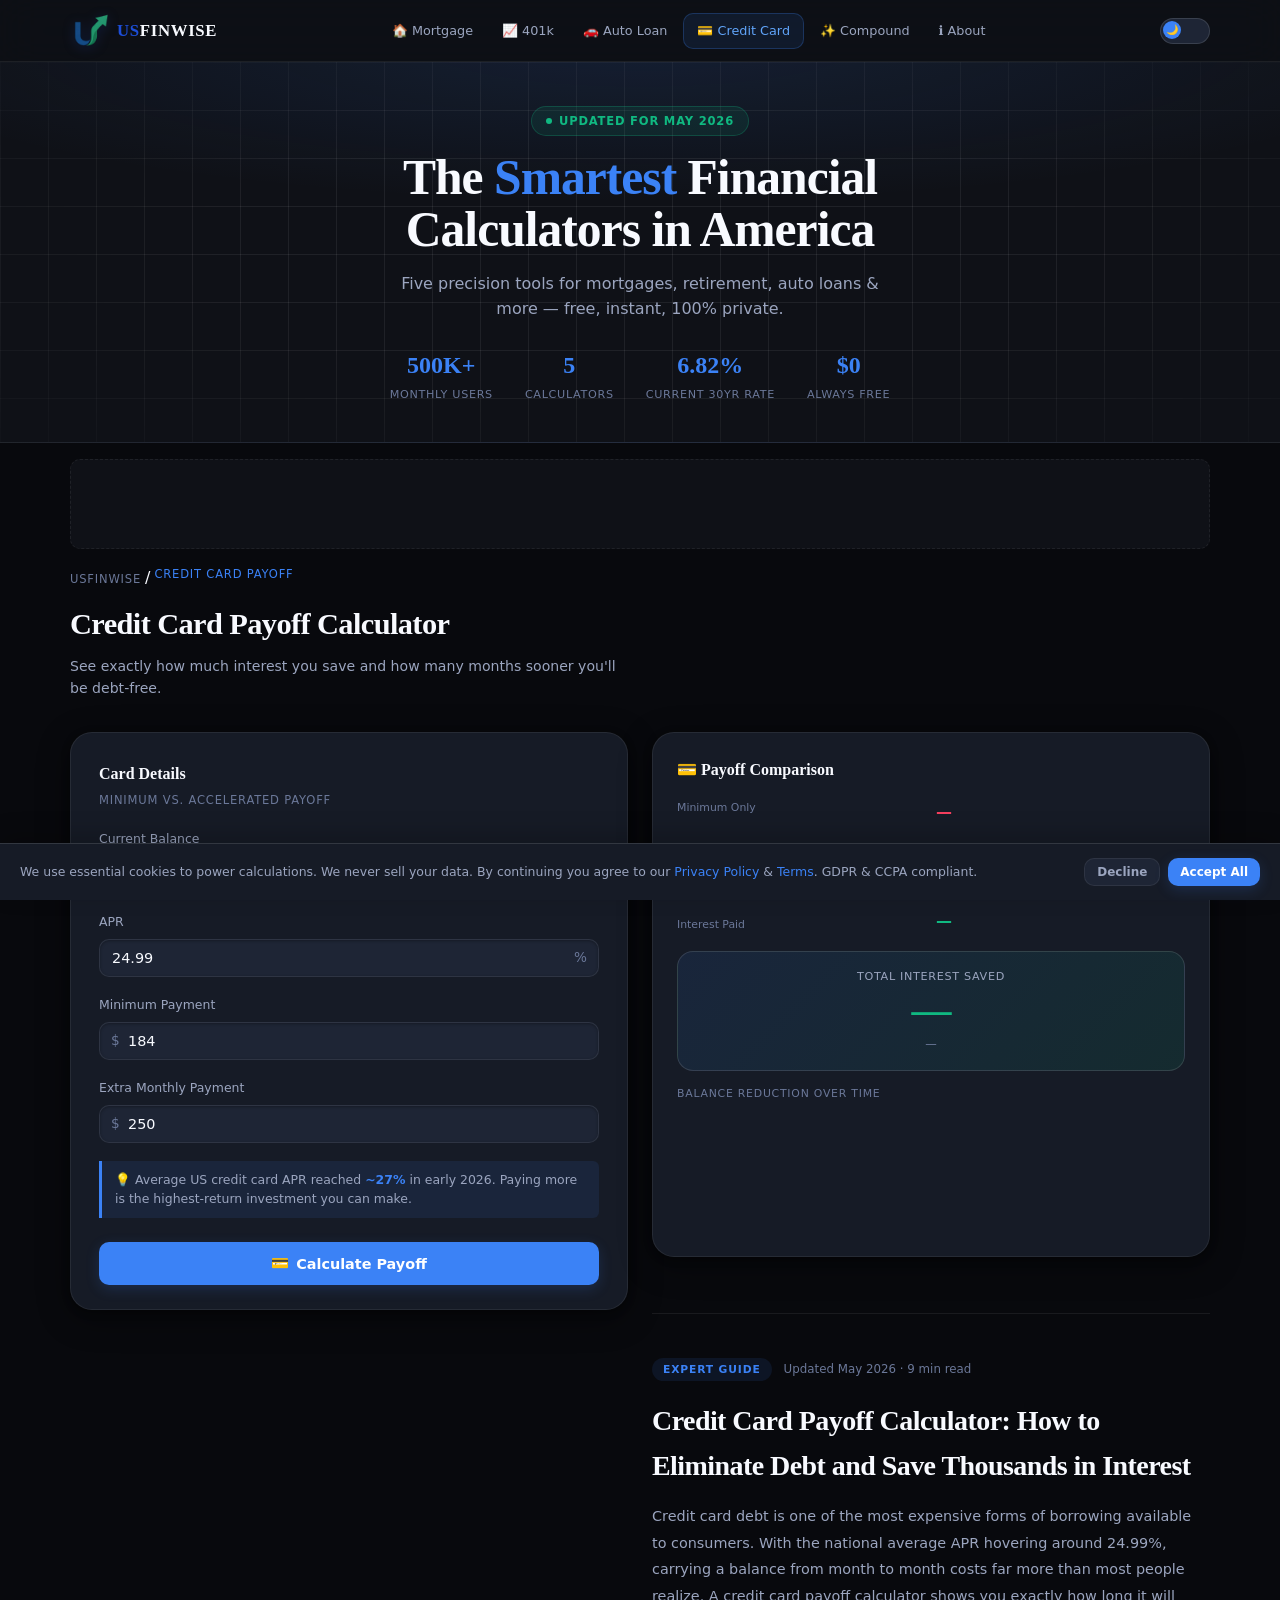
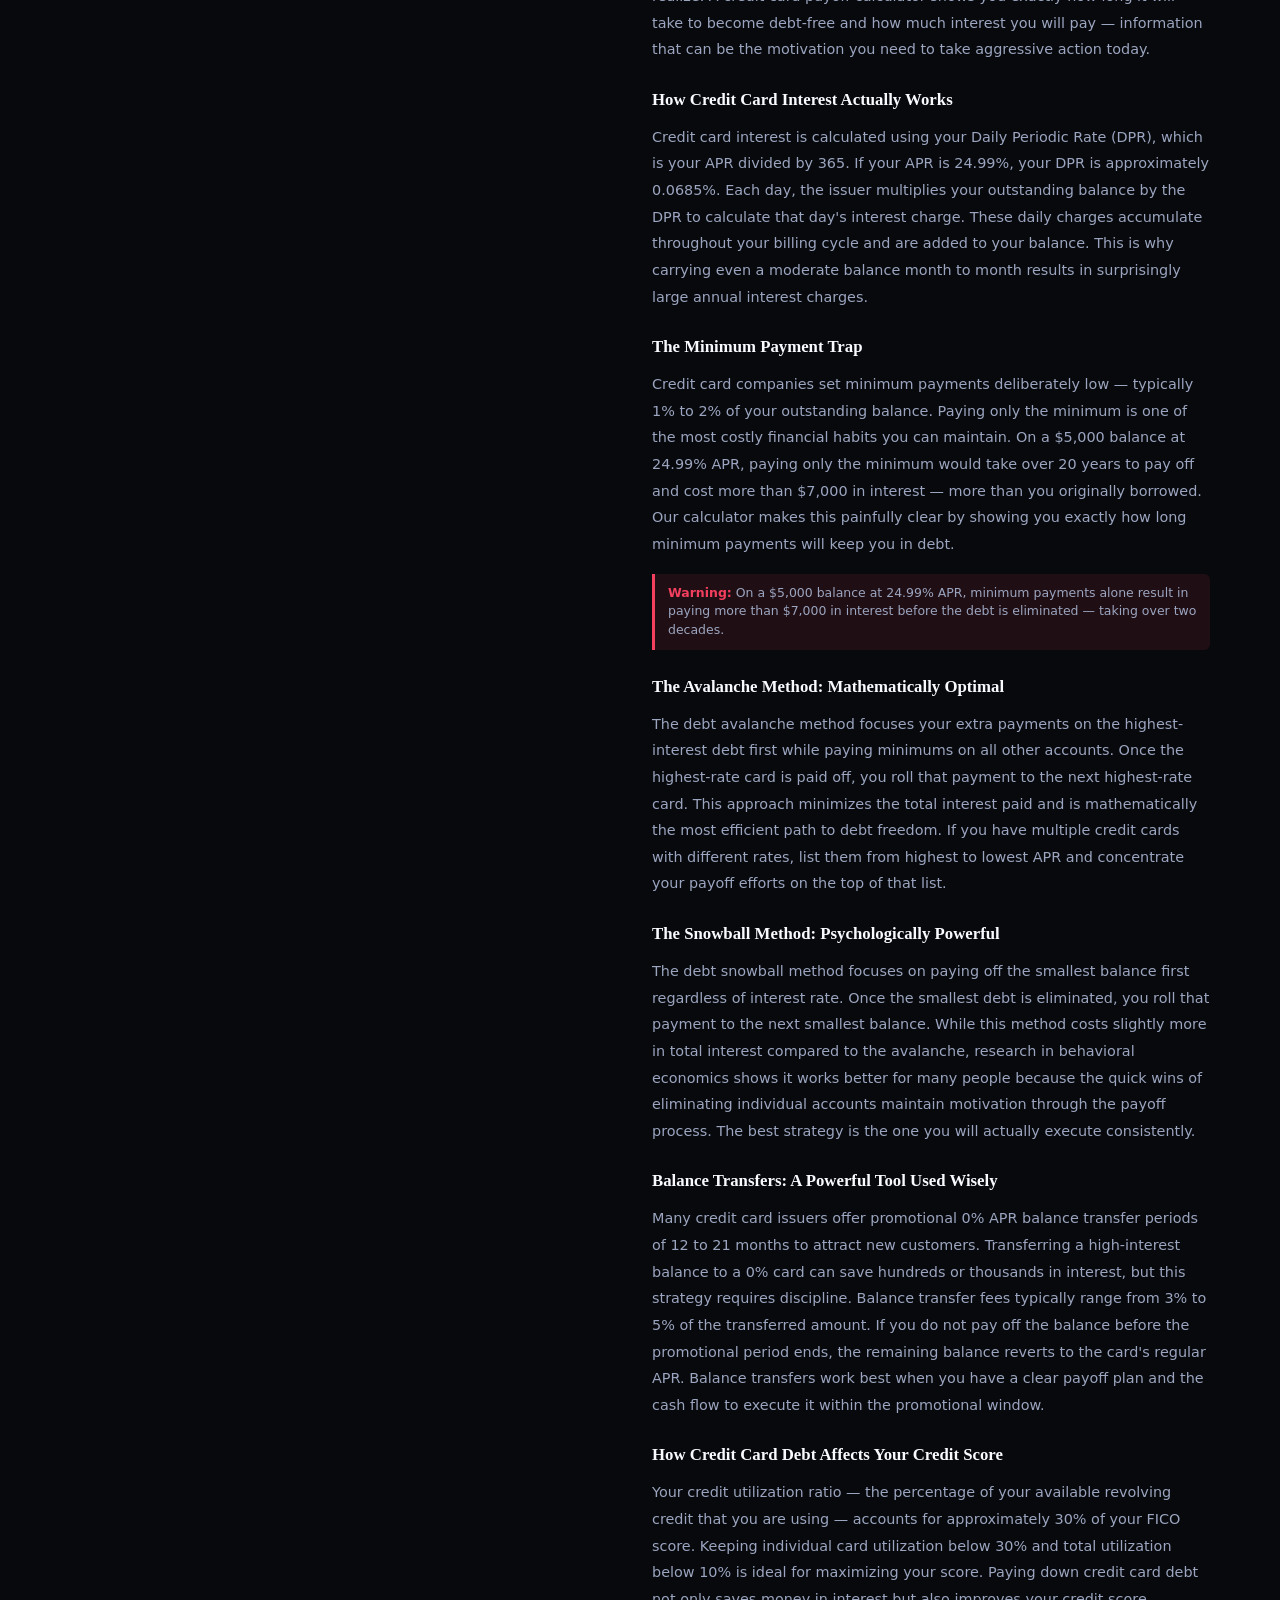
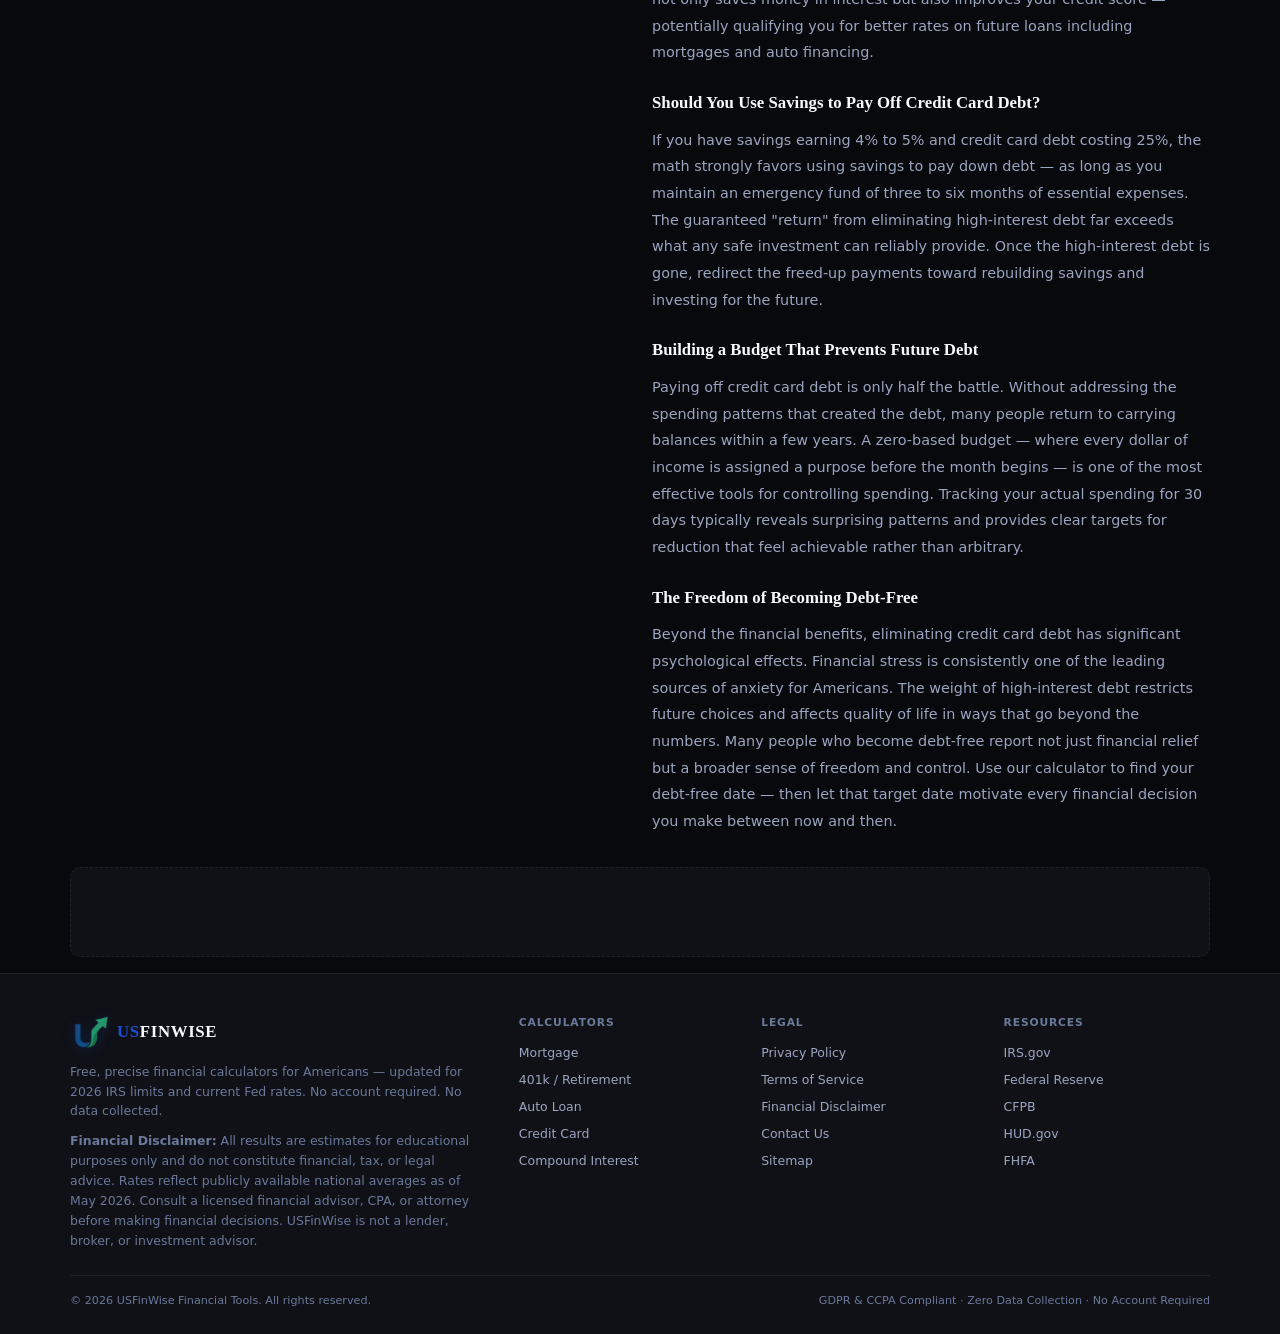
<file: credit-card-payoff-calculator.html>
<!DOCTYPE html>
<html lang="en" data-theme="dark">
<head>
<meta charset="UTF-8"/>
<link rel="dns-prefetch" href="https://www.googletagmanager.com"/>
<link rel="dns-prefetch" href="https://www.google-analytics.com"/>
<meta name="viewport" content="width=device-width,initial-scale=1.0"/>
<title>Credit Card Payoff Calculator 2026 | USFinWise — Debt-Free Date</title>
<meta name="description" content="Free credit card payoff calculator 2026. See your exact debt-free date and how much interest you save by paying more than minimum. Avg APR: 24.99%."/>
<meta name="keywords" content="credit card payoff calculator, credit card debt calculator, minimum payment calculator, debt free date calculator, credit card interest calculator"/>
<meta name="referrer" content="strict-origin-when-cross-origin"/>
<meta name="robots" content="index,follow,max-snippet:-1,max-image-preview:large,max-video-preview:-1"/>
<meta name="author" content="USFinWise Financial Tools"/>
<meta name="theme-color" content="#0f1117"/>
<meta property="og:type" content="website"/>
<meta property="og:site_name" content="USFinWise"/>
<meta property="og:title" content="Credit Card Payoff Calculator 2026 | USFinWise — Debt-Free Date"/>
<meta property="og:description" content="Free credit card payoff calculator 2026. See your exact debt-free date and how much interest you save by paying more than minimum. Avg APR: 24.99%."/>
<meta property="og:url" content="https://usfinwise.com/credit-card-payoff-calculator.html"/>
<meta property="og:image" content="https://usfinwise.com/og-image.png"/>
<meta property="og:image:width" content="1200"/>
<meta property="og:image:height" content="630"/>
<meta property="og:locale" content="en_US"/>
<meta name="twitter:card" content="summary_large_image"/>
<meta name="twitter:site" content="@usfinwise"/>
<meta name="twitter:title" content="Credit Card Payoff Calculator 2026 | USFinWise — Debt-Free Date"/>
<meta name="twitter:description" content="Free credit card payoff calculator 2026. See your exact debt-free date and how much interest you save by paying more than minimum. Avg APR: 24.99%."/>
<meta name="twitter:image" content="https://usfinwise.com/og-image.png"/>
<link rel="icon" type="image/x-icon" href="/favicon.ico"/>
<link rel="icon" type="image/png" sizes="32x32" href="/favicon-32x32.png"/>
<link rel="icon" type="image/png" sizes="16x16" href="/favicon-16x16.png"/>
<link rel="apple-touch-icon" sizes="180x180" href="/apple-touch-icon.png"/>
<link rel="canonical" href="https://usfinwise.com/credit-card-payoff-calculator.html"/>
<link rel="sitemap" type="application/xml" title="Sitemap" href="/sitemap.xml"/>
<script type="application/ld+json">
{"@context":"https://schema.org","@type":["WebApplication","FinancialService"],"name":"Credit Card Payoff Calculator 2026","url":"https://usfinwise.com/credit-card-payoff-calculator.html","applicationCategory":"FinanceApplication","operatingSystem":"Web","offers":{"@type":"Offer","price":"0","priceCurrency":"USD"},"areaServed":{"@type":"Country","name":"United States"},"description":"See your debt-free date and total interest saved by paying more than the minimum."}
</script>
<script type="application/ld+json">
{"@context":"https://schema.org","@type":"BreadcrumbList","itemListElement":[{"@type":"ListItem","position":1,"name":"USFinWise","item":"https://usfinwise.com/"},{"@type":"ListItem","position":2,"name":"Credit Card Payoff Calculator","item":"https://usfinwise.com/credit-card-payoff-calculator.html"}]}
</script>
<link rel="stylesheet" href="/assets/css/style.css"/>
<!-- Google Tag Manager - delayed until user interaction -->
<script>
(function(){
  var loaded = false;
  function loadGTM(){
    if(loaded) return; loaded = true;
    (function(w,d,s,l,i){
      w[l]=w[l]||[];
      w[l].push({'gtm.start':new Date().getTime(),event:'gtm.js'});
      var f=d.getElementsByTagName(s)[0],
          j=d.createElement(s),
          dl=l!='dataLayer'?'&l='+l:'';
      j.async=true;
      j.src='https://www.googletagmanager.com/gtm.js?id='+i+dl;
      f.parentNode.insertBefore(j,f);
    })(window,document,'script','dataLayer','GTM-T6HJ62DM');
  }
  ['scroll','click','keydown','touchstart','mousemove'].forEach(function(e){
    window.addEventListener(e, loadGTM, {once:true, passive:true});
  });
  setTimeout(loadGTM, 4000);
})();
</script>
<!-- End Google Tag Manager -->
</head>
<body>
<!-- Google Tag Manager (noscript) -->
<noscript><iframe src="https://www.googletagmanager.com/ns.html?id=GTM-T6HJ62DM"
height="0" width="0" style="display:none;visibility:hidden"></iframe></noscript>
<!-- End Google Tag Manager (noscript) -->

<script>
const CONFIG = {
  siteName:    "USFinWise",
  siteUrl:     "https://usfinwise.com",
  siteTagline: "Free US Financial Calculator Suite",
  adsense:     "ca-pub-XXXXXXXXXXXXXXXX", /* ← Replace with your AdSense Publisher ID */
  defaultRates: {
    mortgage:    6.82,   /* 30-yr fixed national avg, May 2026 */
    auto:        7.10,   /* new-car APR avg, May 2026          */
    creditCard:  24.99,  /* avg APR, May 2026                  */
    savings:     5.10,   /* HYSA avg, May 2026                 */
  },
  social: {
    twitter:   "https://twitter.com/usfinwise",
    linkedin:  "https://linkedin.com/company/usfinwise",
    facebook:  "https://facebook.com/usfinwise",
  },
  limits: { /* IRS 2026 figures — updated by Decap CMS each November */
    k401limit:    23000,
    k401catchup:  30500,
    iraLimit:     7000,
    hsaSingle:    4300,
    hsaFamily:    8550,
    conforming:   766550,
    fhaStd:       498257,
  },
};
</script>

<div id="cookie" role="dialog" aria-label="Cookie consent" aria-live="polite">
  <p>
    We use essential cookies to power calculations. We never sell your data.
    By continuing you agree to our
    <a href="#" onclick="openLegal('privacy');return false">Privacy Policy</a> &amp;
    <a href="#" onclick="openLegal('terms');return false">Terms</a>.
    GDPR &amp; CCPA compliant.
  </p>
  <div class="cookie-btns">
    <button class="btn btn-ghost btn-sm" onclick="dismissCookie('reject')" aria-label="Decline optional cookies">Decline</button>
    <button class="btn btn-primary btn-sm" style="width:auto;margin:0" onclick="dismissCookie('accept')" aria-label="Accept all cookies">Accept All</button>
  </div>
</div>

<nav id="navbar" role="navigation" aria-label="Main navigation">
  <div class="container nav-wrap">
    <a class="logo" href="/" aria-label="USFinWise — Free US Financial Calculators">
      <img src="/logo-192.png" alt="USFinWise logo" class="logo-svg" width="38" height="38" loading="eager"/>
      <div class="logo-text-wrap">
        <span class="logo-name"><span class="logo-us">US</span>FINWISE</span>
      </div>
    </a>
    <button class="hamburger" id="hbg" aria-label="Open navigation menu" aria-expanded="false" aria-controls="navTabs">
      <svg width="22" height="22" viewBox="0 0 22 22" fill="none" stroke="currentColor" stroke-width="1.8" stroke-linecap="round" aria-hidden="true">
        <line x1="2" y1="6"  x2="20" y2="6"/>
        <line x1="2" y1="11" x2="20" y2="11"/>
        <line x1="2" y1="16" x2="20" y2="16"/>
      </svg>
    </button>
    <div class="nav-tabs" id="navTabs" role="navigation" aria-label="Calculator pages">
      <a class="nav-tab" href="/">🏠 Mortgage</a>
      <a class="nav-tab" href="/401k-calculator.html">📈 401k</a>
      <a class="nav-tab" href="/auto-loan-calculator.html">🚗 Auto Loan</a>
      <a class="nav-tab active" href="/credit-card-payoff-calculator.html" aria-current="page">💳 Credit Card</a>
      <a class="nav-tab" href="/compound-interest-calculator.html">✨ Compound</a>
      <a class="nav-tab" href="/about.html">ℹ️ About</a>
    </div>
    <div class="nav-right">
      <label class="toggle-pill" aria-label="Toggle dark / light mode">
        <input type="checkbox" id="themeChk" onchange="toggleTheme()"/>
        <div class="toggle-track"></div>
        <div class="toggle-thumb" aria-hidden="true"><span id="themeIco">🌙</span></div>
      </label>
    </div>
  </div>
</nav>

<header class="hero" role="banner">
  <div class="container hero-inner">
    <div class="freshness-badge" role="note" aria-label="Content freshness">
      <span class="freshness-dot" aria-hidden="true"></span>
      <span id="freshnessText">Updated for May 2026</span>
    </div>
    <h1>The <span class="hl">Smartest</span> Financial<br>Calculators in America</h1>
    <p class="hero-sub" id="hero-subheading">
      Five precision tools for mortgages, retirement, auto loans &amp; more — free, instant, 100% private.
    </p>
    <ul class="hero-kpis" aria-label="Platform highlights">
      <li class="kpi">
        <span class="kpi-n" id="heroUsers">500K+</span>
        <span class="kpi-l">Monthly Users</span></li>
      <li class="kpi">
        <span class="kpi-n">5</span>
        <span class="kpi-l">Calculators</span></li>
      <li class="kpi">
        <span class="kpi-n" id="heroRate">6.82%</span>
        <span class="kpi-l">Current 30yr Rate</span></li>
      <li class="kpi">
        <span class="kpi-n">$0</span>
        <span class="kpi-l">Always Free</span></li>
    </ul>
  </div>
</header>

<div class="container">
  <div class="ad-zone" aria-hidden="true"><!-- AdSense Zone 1 --></div>
</div>

<main class="container" id="main" role="main">
<section id="t-cc" class="tool active">
  <div class="tool-header">
    <nav class="bc" aria-label="Breadcrumb"><ol><li><a href="/">USFinWise</a></li><li aria-hidden="true"> / </li><li aria-current="page">Credit Card Payoff</li></ol></nav>
    <h2 id="tab-cc">Credit Card Payoff Calculator</h2>
    <p>See exactly how much interest you save and how many months sooner you'll be debt-free.</p>
  </div>
  <div class="grid-2">
    <div class="card">
      <h3 class="card-hd">Card Details</h3>
      <p class="card-sub">Minimum vs. accelerated payoff</p>
      <div class="field"><div class="field-label"><label for="c-bal">Current Balance</label></div>
        <div class="inp-wrap has-pre"><span class="inp-pre" aria-hidden="true">$</span><input type="number" id="c-bal" value="9200" min="1" aria-label="Credit card balance" /></div></div>
      <div class="field"><div class="field-label"><label for="c-apr">APR</label></div>
        <div class="inp-wrap has-suf"><input type="number" id="c-apr" value="24.99" min="0" max="50" step="0.01" aria-label="Credit card APR" /><span class="inp-suf" aria-hidden="true">%</span></div></div>
      <div class="field"><div class="field-label"><label for="c-min">Minimum Payment</label></div>
        <div class="inp-wrap has-pre"><span class="inp-pre" aria-hidden="true">$</span><input type="number" id="c-min" value="184" min="1" aria-label="Minimum monthly payment" /></div></div>
      <div class="field"><div class="field-label"><label for="c-extra">Extra Monthly Payment</label></div>
        <div class="inp-wrap has-pre"><span class="inp-pre" aria-hidden="true">$</span><input type="number" id="c-extra" value="250" min="0" aria-label="Extra payment per month" /></div></div>
      <div class="tip" role="note"><span aria-hidden="true">💡</span> Average US credit card APR reached <strong>~27%</strong> in early 2026. Paying more is the highest-return investment you can make.</div>
      <button class="btn btn-primary mt-3" onclick="calcCC()" aria-label="Calculate credit card payoff">
        <span aria-hidden="true">💳</span> Calculate Payoff
      </button>
    </div>
    <div>
      <div class="results" aria-live="polite" aria-label="Credit card payoff results">
        <p class="results-label"><span aria-hidden="true">💳</span> Payoff Comparison</h3>
        <div class="stats-grid">
          <div class="stat" style="border-color:var(--red)">
            <div class="stat-label">Minimum Only</div>
            <div class="stat-value red" id="c-min-mo">—</div>
            <div class="stat-label" style="margin-top:8px">Interest Paid</div>
            <div class="stat-value red" id="c-min-int">—</div>
          </div>
          <div class="stat" style="border-color:var(--grn)">
            <div class="stat-label">With Extra Payment</div>
            <div class="stat-value green" id="c-acc-mo">—</div>
            <div class="stat-label" style="margin-top:8px">Interest Paid</div>
            <div class="stat-value green" id="c-acc-int">—</div>
          </div>
        </div>
        <div class="res-primary" style="margin-top:14px">
          <div class="res-label">Total Interest Saved</div>
          <div class="res-amount" id="c-saved" style="color:var(--grn)">$—</div>
          <div class="res-sub" id="c-time-saved">— months faster</div>
        </div>
        <div class="chart-section">
          <h4 class="chart-title">Balance Reduction Over Time</h4>
          <div class="bar-chart-wrap">
            <div class="bar-row" id="c-bar" role="img" aria-label="Balance reduction chart" style="height:100px"></div>
            <div class="bar-xl" id="c-bar-xl" aria-hidden="true"></div>
          </div>
        </div>
      </div>
        <article class="seo-art" aria-label="Credit card payoff calculator expert guide">
    <div class="art-meta">
      <span class="art-tag">Expert Guide</span>
      <time class="art-date" id="c-art-date" datetime="2026-05-01">Updated May 2026 · 9 min read</time>
    </div>
    <h2 class="art-title">Credit Card Payoff Calculator: How to Eliminate Debt and Save Thousands in Interest</h2>
    <div class="art-body">
      <p>Credit card debt is one of the most expensive forms of borrowing available to consumers. With the national average APR hovering around 24.99%, carrying a balance from month to month costs far more than most people realize. A credit card payoff calculator shows you exactly how long it will take to become debt-free and how much interest you will pay — information that can be the motivation you need to take aggressive action today.</p>
      <h3>How Credit Card Interest Actually Works</h3>
      <p>Credit card interest is calculated using your Daily Periodic Rate (DPR), which is your APR divided by 365. If your APR is 24.99%, your DPR is approximately 0.0685%. Each day, the issuer multiplies your outstanding balance by the DPR to calculate that day's interest charge. These daily charges accumulate throughout your billing cycle and are added to your balance. This is why carrying even a moderate balance month to month results in surprisingly large annual interest charges.</p>
      <h3>The Minimum Payment Trap</h3>
      <p>Credit card companies set minimum payments deliberately low — typically 1% to 2% of your outstanding balance. Paying only the minimum is one of the most costly financial habits you can maintain. On a $5,000 balance at 24.99% APR, paying only the minimum would take over 20 years to pay off and cost more than $7,000 in interest — more than you originally borrowed. Our calculator makes this painfully clear by showing you exactly how long minimum payments will keep you in debt.</p>
      <div class="tip red" role="note">
        <strong>Warning:</strong> On a $5,000 balance at 24.99% APR, minimum payments alone result in paying more than $7,000 in interest before the debt is eliminated — taking over two decades.
      </div>
      <h3>The Avalanche Method: Mathematically Optimal</h3>
      <p>The debt avalanche method focuses your extra payments on the highest-interest debt first while paying minimums on all other accounts. Once the highest-rate card is paid off, you roll that payment to the next highest-rate card. This approach minimizes the total interest paid and is mathematically the most efficient path to debt freedom. If you have multiple credit cards with different rates, list them from highest to lowest APR and concentrate your payoff efforts on the top of that list.</p>
      <h3>The Snowball Method: Psychologically Powerful</h3>
      <p>The debt snowball method focuses on paying off the smallest balance first regardless of interest rate. Once the smallest debt is eliminated, you roll that payment to the next smallest balance. While this method costs slightly more in total interest compared to the avalanche, research in behavioral economics shows it works better for many people because the quick wins of eliminating individual accounts maintain motivation through the payoff process. The best strategy is the one you will actually execute consistently.</p>
      <h3>Balance Transfers: A Powerful Tool Used Wisely</h3>
      <p>Many credit card issuers offer promotional 0% APR balance transfer periods of 12 to 21 months to attract new customers. Transferring a high-interest balance to a 0% card can save hundreds or thousands in interest, but this strategy requires discipline. Balance transfer fees typically range from 3% to 5% of the transferred amount. If you do not pay off the balance before the promotional period ends, the remaining balance reverts to the card's regular APR. Balance transfers work best when you have a clear payoff plan and the cash flow to execute it within the promotional window.</p>
      <h3>How Credit Card Debt Affects Your Credit Score</h3>
      <p>Your credit utilization ratio — the percentage of your available revolving credit that you are using — accounts for approximately 30% of your FICO score. Keeping individual card utilization below 30% and total utilization below 10% is ideal for maximizing your score. Paying down credit card debt not only saves money in interest but also improves your credit score — potentially qualifying you for better rates on future loans including mortgages and auto financing.</p>
      <h3>Should You Use Savings to Pay Off Credit Card Debt?</h3>
      <p>If you have savings earning 4% to 5% and credit card debt costing 25%, the math strongly favors using savings to pay down debt — as long as you maintain an emergency fund of three to six months of essential expenses. The guaranteed "return" from eliminating high-interest debt far exceeds what any safe investment can reliably provide. Once the high-interest debt is gone, redirect the freed-up payments toward rebuilding savings and investing for the future.</p>
      <h3>Building a Budget That Prevents Future Debt</h3>
      <p>Paying off credit card debt is only half the battle. Without addressing the spending patterns that created the debt, many people return to carrying balances within a few years. A zero-based budget — where every dollar of income is assigned a purpose before the month begins — is one of the most effective tools for controlling spending. Tracking your actual spending for 30 days typically reveals surprising patterns and provides clear targets for reduction that feel achievable rather than arbitrary.</p>
      <h3>The Freedom of Becoming Debt-Free</h3>
      <p>Beyond the financial benefits, eliminating credit card debt has significant psychological effects. Financial stress is consistently one of the leading sources of anxiety for Americans. The weight of high-interest debt restricts future choices and affects quality of life in ways that go beyond the numbers. Many people who become debt-free report not just financial relief but a broader sense of freedom and control. Use our calculator to find your debt-free date — then let that target date motivate every financial decision you make between now and then.</p>
    </div>
  </article>
    </div>
  </div>
</section>

<!-- ────────────────────────────────────────────────────
     TOOL 5: COMPOUND INTEREST CALCULATOR
──────────────────────────────────────────────────── -->
</main>

<div class="container">
  <div class="ad-zone" aria-hidden="true"><!-- AdSense Zone 2 --></div>
</div>

<footer role="contentinfo">
  <div class="container">
    <div class="footer-grid">
      <div class="f-brand">
        <a class="logo" href="/" aria-label="USFinWise home">
          <img src="/logo-192.png" alt="USFinWise logo" class="logo-svg" width="36" height="36" loading="lazy"/>
          <div class="logo-text-wrap">
            <span class="logo-name"><span class="logo-us">US</span>FINWISE</span>
          </div>
        </a>
        <p>Free, precise financial calculators for Americans — updated for 2026 IRS limits and current Fed rates. No account required. No data collected.</p>
        <p class="f-disclaimer">
          <strong>Financial Disclaimer:</strong> All results are estimates for educational purposes only and do not constitute financial, tax, or legal advice. Rates reflect publicly available national averages as of May 2026. Consult a licensed financial advisor, CPA, or attorney before making financial decisions. USFinWise is not a lender, broker, or investment advisor.
        </p>
      </div>

      <div class="f-col">
        <h5>Calculators</h5>
        <a href="/">Mortgage</a>
        <a href="/401k-calculator.html">401k / Retirement</a>
        <a href="/auto-loan-calculator.html">Auto Loan</a>
        <a href="/credit-card-payoff-calculator.html">Credit Card</a>
        <a href="/compound-interest-calculator.html">Compound Interest</a>
      </div>

      <div class="f-col">
        <h5>Legal</h5>
        <a href="#" onclick="openLegal('privacy');return false">Privacy Policy</a>
        <a href="#" onclick="openLegal('terms');return false">Terms of Service</a>
        <a href="#" onclick="openLegal('disclaimer');return false">Financial Disclaimer</a>
        <a href="#" onclick="openLegal('contact');return false">Contact Us</a>
        <a href="#" onclick="openLegal('sitemap');return false">Sitemap</a>
      </div>

      <div class="f-col">
        <h5>Resources</h5>
        <a href="https://www.irs.gov"           target="_blank" rel="noopener noreferrer">IRS.gov</a>
        <a href="https://www.federalreserve.gov" target="_blank" rel="noopener noreferrer">Federal Reserve</a>
        <a href="https://www.cfpb.gov"           target="_blank" rel="noopener noreferrer">CFPB</a>
        <a href="https://www.hud.gov"            target="_blank" rel="noopener noreferrer">HUD.gov</a>
        <a href="https://www.fhfa.gov"           target="_blank" rel="noopener noreferrer">FHFA</a>
      </div>
    </div>

    <div class="f-bottom">
      <p>© <span id="footer-yr">2026</span> <span id="footer-site">USFinWise</span> Financial Tools. All rights reserved.</p>
      <p>GDPR &amp; CCPA Compliant · Zero Data Collection · No Account Required</p>
    </div>
  </div>
</footer>

<div id="legal-overlay" role="dialog" aria-modal="true"
  aria-labelledby="legal-modal-title" onclick="overlayClose(event)">
  <div id="legal-modal">
    <div class="lm-header">
      <h2 id="legal-modal-title">Legal</h2>
      <button class="lm-close" onclick="closeLegal()" aria-label="Close legal panel">✕</button>
    </div>

    <!-- ══ PRIVACY POLICY ══ -->
    <div id="lp-privacy" class="lm-panel">
      <div class="lm-body">
        <div class="lm-badge">🔒 Privacy Policy</div>
        <p><strong>Effective Date:</strong> January 1, 2026 &nbsp;|&nbsp; <strong>Last Updated:</strong> May 1, 2026</p>
        <h3>1. Information We Collect</h3>
        <p><strong>Calculator Inputs (Not Collected):</strong> All financial figures you enter are processed entirely within your browser. This data is never transmitted to our servers or stored in any database.</p>
        <p><strong>Local Storage:</strong> We store your theme preference (<code>ufw-theme</code>) and cookie consent (<code>ufw-cookie</code>) locally on your device only. We do not set third-party tracking cookies.</p>
        <p><strong>Server Logs:</strong> Standard access logs (IP address, browser type, pages visited) are retained for up to 30 days for security purposes only, then permanently deleted.</p>
        <h3>2. How We Use Information</h3>
        <ul>
          <li>To operate and improve the USFinWise calculators</li>
          <li>To respond to your support messages</li>
          <li>To detect and prevent security incidents</li>
          <li>To comply with applicable legal obligations</li>
        </ul>
        <p>We <strong>never sell, rent, or share</strong> your personal information with third parties for marketing.</p>
        <h3>3. Third-Party Services</h3>
        <p><strong>Google Fonts:</strong> We load fonts from Google's servers. Google may log your IP when serving these files.</p>
        <p><strong>Google AdSense (if enabled):</strong> May use cookies to serve personalized ads. Opt out at <a href="https://www.google.com/settings/ads" target="_blank" rel="noopener">Google Ads Settings</a>.</p>
        <h3>4. Your Rights — GDPR</h3>
        <p>If you are in the EEA, you have the right to: Access, Rectification, Erasure, Data Portability, and the right to Object. Email <strong>privacy@usfinwise.com</strong> — we respond within 30 days.</p>
        <h3>5. Your Rights — CCPA</h3>
        <p>California residents: we do not sell personal information. Submit requests to <strong>privacy@usfinwise.com</strong>.</p>
        <h3>6. Children's Privacy</h3>
        <p>USFinWise is not directed to individuals under 13. We do not knowingly collect data from children.</p>
        <h3>7. Contact</h3>
        <p>📧 <strong>privacy@usfinwise.com</strong></p>
      </div>
      <div class="lm-footer">Last reviewed May 1, 2026. Governing Law: California, United States.</div>
    </div>

    <!-- ══ TERMS OF SERVICE ══ -->
    <div id="lp-terms" class="lm-panel" style="display:none">
      <div class="lm-body">
        <div class="lm-badge">📋 Terms of Service</div>
        <p><strong>Effective Date:</strong> January 1, 2026 &nbsp;|&nbsp; <strong>Last Updated:</strong> May 1, 2026</p>
        <h3>1. Acceptance of Terms</h3>
        <p>By accessing or using USFinWise, you agree to be bound by these Terms. If you do not agree, please do not use the Service.</p>
        <h3>2. Description of Service</h3>
        <p>USFinWise provides free, web-based financial calculators for <strong>informational and educational purposes only</strong>. All calculations are performed client-side in your browser.</p>
        <h3>3. No Financial Advice</h3>
        <div class="lm-warn"><strong>Important:</strong> USFinWise is NOT a registered investment advisor, broker-dealer, mortgage lender, or attorney. Nothing on this website constitutes financial, investment, tax, or legal advice. Always consult a licensed professional before making financial decisions.</div>
        <h3>4. Accuracy of Information</h3>
        <p>While we strive to keep data current, we make <strong>no warranty</strong> as to the accuracy, completeness, or timeliness of any information. Always verify figures with official sources such as IRS.gov and FHFA.gov.</p>
        <h3>5. Permitted Use</h3>
        <p>You may use the Service for personal, non-commercial financial education. You agree NOT to scrape data, reproduce content without permission, or interfere with the Service.</p>
        <h3>6. Intellectual Property</h3>
        <p>All content on USFinWise is protected by copyright. The USFinWise name and logo are trademarks of USFinWise Financial Tools.</p>
        <h3>7. Disclaimer of Warranties</h3>
        <p>THE SERVICE IS PROVIDED "AS IS" WITHOUT WARRANTY OF ANY KIND. WE DO NOT WARRANT THAT THE SERVICE WILL BE UNINTERRUPTED OR ERROR-FREE.</p>
        <h3>8. Limitation of Liability</h3>
        <p>USFINWISE SHALL NOT BE LIABLE FOR ANY INDIRECT, INCIDENTAL, OR CONSEQUENTIAL DAMAGES. OUR TOTAL LIABILITY SHALL NOT EXCEED $100 USD.</p>
        <h3>9. Governing Law</h3>
        <p>These Terms are governed by the laws of California, United States. Disputes shall be resolved by binding arbitration in Los Angeles County, California.</p>
        <h3>10. Contact</h3>
        <p>📧 <strong>legal@usfinwise.com</strong></p>
      </div>
      <div class="lm-footer">Last reviewed May 1, 2026. Governing Law: California, United States.</div>
    </div>

    <!-- ══ FINANCIAL DISCLAIMER ══ -->
    <div id="lp-disclaimer" class="lm-panel" style="display:none">
      <div class="lm-body">
        <div class="lm-badge">⚠️ Financial Disclaimer</div>
        <div class="lm-warn"><strong>NOT FINANCIAL ADVICE:</strong> All content and calculator results on USFinWise are for educational purposes only. We are not a licensed financial advisor, lender, broker, or attorney.</div>
        <h3>Calculator Results Are Estimates Only</h3>
        <p>Results are mathematical estimates based on your inputs and standard formulas. Actual payments, returns, and balances will differ based on lender terms, market conditions, taxes, and individual circumstances.</p>
        <h3>Interest Rate Disclosures</h3>
        <p>Default rates represent national averages as of May 2026. Your actual rate depends on your credit score, down payment, lender, and current market conditions. Always get quotes from multiple lenders.</p>
        <h3>IRS &amp; Regulatory Figures</h3>
        <p>IRS limits are updated annually. Always verify at <a href="https://www.irs.gov" target="_blank" rel="noopener">IRS.gov</a> and <a href="https://www.fhfa.gov" target="_blank" rel="noopener">FHFA.gov</a>.</p>
        <h3>Investment &amp; Retirement Projections</h3>
        <p>Projections assume a fixed rate of return. Real-world returns fluctuate and are not guaranteed. Past performance does not guarantee future results. You can lose money investing.</p>
        <h3>Consult a Qualified Professional</h3>
        <div class="lm-info">
          <strong>Before any financial decision, consult:</strong><br/>
          • A <strong>CFP®</strong> for investment and retirement planning<br/>
          • A <strong>CPA</strong> for tax strategy<br/>
          • An <strong>NMLS-registered mortgage professional</strong> for home loans<br/>
          • A <strong>licensed attorney</strong> for legal matters
        </div>
        <h3>Limitation of Liability</h3>
        <p>USFinWise expressly disclaims all liability for any financial loss or damages resulting from reliance on any content or results on this website.</p>
      </div>
      <div class="lm-footer">Last reviewed May 1, 2026. USFinWise is not a registered investment advisor or lender.</div>
    </div>

    <!-- ══ CONTACT US ══ -->
    <div id="lp-contact" class="lm-panel" style="display:none">
      <div class="lm-body">
        <div class="lm-badge">✉️ Contact Us</div>
        <p>We read every message and respond within 1–2 business days.</p>
        <div class="lm-info">
          📧 <strong>General:</strong> <a href="mailto:hello@usfinwise.com">hello@usfinwise.com</a><br/>
          🔒 <strong>Privacy / GDPR:</strong> <a href="mailto:privacy@usfinwise.com">privacy@usfinwise.com</a><br/>
          ⚖️ <strong>Legal:</strong> <a href="mailto:legal@usfinwise.com">legal@usfinwise.com</a><br/>
          🐛 <strong>Bug Reports:</strong> <a href="mailto:bugs@usfinwise.com">bugs@usfinwise.com</a>
        </div>
        <h3>Send a Message</h3>
        <form id="contactForm" onsubmit="submitContact(event)" novalidate>
          <div class="cf-row">
            <div class="cf-field">
              <label for="cf-name">Full Name <span style="color:var(--red)">*</span></label>
              <input type="text" id="cf-name" required placeholder="Jane Smith" autocomplete="name"/>
            </div>
            <div class="cf-field">
              <label for="cf-email">Email Address <span style="color:var(--red)">*</span></label>
              <input type="email" id="cf-email" required placeholder="jane@example.com" autocomplete="email"/>
            </div>
          </div>
          <div class="cf-field">
            <label for="cf-subject">Subject <span style="color:var(--red)">*</span></label>
            <select id="cf-subject" required>
              <option value="">— Select a topic —</option>
              <option value="question">Calculator Question</option>
              <option value="bug">Bug Report</option>
              <option value="feature">Feature Request</option>
              <option value="privacy">Privacy / GDPR Request</option>
              <option value="advertising">Advertising / Partnership</option>
              <option value="other">Other</option>
            </select>
          </div>
          <div class="cf-field">
            <label for="cf-message">Message <span style="color:var(--red)">*</span></label>
            <textarea id="cf-message" required rows="4" placeholder="Describe your question or feedback..."></textarea>
          </div>
          <div class="cf-field" style="display:flex;align-items:center;gap:10px">
            <input type="checkbox" id="cf-consent" required style="width:16px;height:16px;accent-color:var(--acc)"/>
            <label for="cf-consent" style="font-size:.78rem;color:var(--txt1);cursor:pointer">
              I consent to USFinWise storing my contact info per our <a href="#" onclick="openLegal('privacy');return false">Privacy Policy</a>.
            </label>
          </div>
          <div id="cf-error" style="display:none;color:var(--red);font-size:.78rem;margin:8px 0"></div>
          <button type="submit" class="btn btn-primary" style="margin-top:12px">Send Message →</button>
        </form>
        <div class="cf-success" id="cf-success">
          <p>✅ Message sent! We'll reply to <strong id="cf-success-email"></strong> within 1–2 business days.</p>
        </div>
      </div>
      <div class="lm-footer">USFinWise · hello@usfinwise.com · Response: 1–2 business days</div>
    </div>

    <!-- ══ SITEMAP ══ -->
    <div id="lp-sitemap" class="lm-panel" style="display:none">
      <div class="lm-body">
        <div class="lm-badge">🗺️ Sitemap</div>
        <p>A complete index of all tools and pages on USFinWise.</p>
        <div class="sm-section">
          <h3>🧮 Financial Calculators</h3>
          <div class="sm-grid">
            <a class="sm-link" href="#" onclick="closeLegal();openTool('mortgage');return false"><span class="sm-ico">🏠</span> Mortgage Calculator</a>
            <a class="sm-link" href="#" onclick="closeLegal();openTool('ret');return false"><span class="sm-ico">📈</span> 401k / Retirement</a>
            <a class="sm-link" href="#" onclick="closeLegal();openTool('auto');return false"><span class="sm-ico">🚗</span> Auto Loan</a>
            <a class="sm-link" href="#" onclick="closeLegal();openTool('cc');return false"><span class="sm-ico">💳</span> Credit Card Payoff</a>
            <a class="sm-link" href="#" onclick="closeLegal();openTool('ci');return false"><span class="sm-ico">✨</span> Compound Interest</a>
          </div>
        </div>
        <div class="sm-section">
          <h3>⚖️ Legal &amp; Policies</h3>
          <div class="sm-grid">
            <a class="sm-link" href="#" onclick="openLegal('privacy');return false"><span class="sm-ico">🔒</span> Privacy Policy</a>
            <a class="sm-link" href="#" onclick="openLegal('terms');return false"><span class="sm-ico">📋</span> Terms of Service</a>
            <a class="sm-link" href="#" onclick="openLegal('disclaimer');return false"><span class="sm-ico">⚠️</span> Financial Disclaimer</a>
            <a class="sm-link" href="#" onclick="openLegal('contact');return false"><span class="sm-ico">✉️</span> Contact Us</a>
          </div>
        </div>
        <div class="sm-section">
          <h3>🌐 External Resources</h3>
          <div class="sm-grid">
            <a class="sm-link" href="https://www.irs.gov" target="_blank" rel="noopener"><span class="sm-ico">🏛️</span> IRS.gov</a>
            <a class="sm-link" href="https://www.federalreserve.gov" target="_blank" rel="noopener"><span class="sm-ico">🏦</span> Federal Reserve</a>
            <a class="sm-link" href="https://www.cfpb.gov" target="_blank" rel="noopener"><span class="sm-ico">🛡️</span> CFPB</a>
            <a class="sm-link" href="https://www.hud.gov" target="_blank" rel="noopener"><span class="sm-ico">🏠</span> HUD.gov</a>
            <a class="sm-link" href="https://www.fhfa.gov" target="_blank" rel="noopener"><span class="sm-ico">📊</span> FHFA.gov</a>
          </div>
        </div>
        <div class="lm-divider"></div>
        <p style="font-size:.78rem;color:var(--txt2)">Last updated: <strong style="color:var(--txt1)" id="sitemap-date">May 2026</strong> · All 5 calculators operational</p>
      </div>
      <div class="lm-footer">USFinWise Sitemap · usfinwise.netlify.app · 5 Calculators · 4 Legal Pages</div>
    </div>
  </div>
</div>

<!-- ═══════════════════════════════════════════════════════
     NETLIFY IDENTITY — Login redirect handler
     After a user clicks an invite/confirm email link,
     they land here. This sends them to /admin/ once logged in.
═══════════════════════════════════════════════════════ -->

<!-- ═══════════════════════════════════════════════════════
     SCRIPTS — Load order matters:
       1. cms-bridge.js  → fetches CMS data, fires 'cmsReady'
       2. calculator.js  → listens for 'cmsReady', runs calcs
     Both are deferred by being at end of <body>.
═══════════════════════════════════════════════════════ -->
<script src="/assets/js/cms-bridge.js" defer></script>
<script src="/assets/js/calculator.js" defer></script>

</body>
</html>
</file>
<file: assets/css/style.css>
/* ============================================================
   USFinWise — /assets/css/style.css
   Mobile-first, dual-theme, modular design system
   ============================================================ */

/* ────────────────────────────────────────────────────────────
   1. DESIGN TOKENS & CUSTOM PROPERTIES
   ──────────────────────────────────────────────────────────── */
:root {
  /* Typography */
  --font-display: 'Georgia', 'Times New Roman', serif;
  --font-body:    system-ui, -apple-system, 'Segoe UI', Arial, sans-serif;

  /* Motion */
  --ease: cubic-bezier(.4, 0, .2, 1);
  --dur:  .28s;

  /* Border radii */
  --r-xs: 6px;
  --r-sm: 10px;
  --r-md: 16px;
  --r-lg: 22px;
  --r-xl: 32px;
}

/* font-display:swap prevents FOIT (invisible text flash) */
/* ── DARK THEME (default) ────────────────────────────────── */
[data-theme="dark"] {
  --bg0:        #08090d;
  --bg1:        #0f1117;
  --bg2:        #161b26;
  --bg3:        #1e2535;
  --bg4:        #252d40;
  --bdr:        rgba(255,255,255,.07);
  --bdr2:       rgba(255,255,255,.12);
  --txt0:       #f8faff;
  --txt1:       #9ba5bf;
  --txt2:       #6b7899;
  --acc:        #3b82f6;
  --acc-h:      #60a5fa;
  --acc-d:      #1d4ed8;
  --acc-glow:   rgba(59,130,246,.18);
  --acc-bg:     rgba(59,130,246,.10);
  --grn:        #10b981;
  --grn-bg:     rgba(16,185,129,.10);
  --red:        #f43f5e;
  --red-bg:     rgba(244,63,94,.10);
  --ylw:        #f59e0b;
  --ylw-bg:     rgba(245,158,11,.10);
  --nav-glass:  rgba(15,17,23,.85);
  --card-shadow: 0 8px 32px rgba(0,0,0,.45), 0 2px 8px rgba(0,0,0,.30);
  --inp-shadow:  inset 0 1px 3px rgba(0,0,0,.30);
  --grd-hero:   radial-gradient(ellipse 90% 60% at 50% -5%, rgba(59,130,246,.12) 0%, transparent 70%);
}

/* ── LIGHT THEME ─────────────────────────────────────────── */
[data-theme="light"] {
  --bg0:        #f0f4f8;
  --bg1:        #e8edf5;
  --bg2:        #ffffff;
  --bg3:        #f5f7fc;
  --bg4:        #eaeffa;
  --bdr:        rgba(0,0,0,.08);
  --bdr2:       rgba(0,0,0,.14);
  --txt0:       #0a0d14;
  --txt1:       #445069;
  --txt2:       #5a6480;
  --acc:        #2563eb;
  --acc-h:      #3b82f6;
  --acc-d:      #1e40af;
  --acc-glow:   rgba(37,99,235,.15);
  --acc-bg:     rgba(37,99,235,.08);
  --grn:        #059669;
  --grn-bg:     rgba(5,150,105,.09);
  --red:        #dc2626;
  --red-bg:     rgba(220,38,38,.09);
  --ylw:        #d97706;
  --ylw-bg:     rgba(217,119,6,.09);
  --nav-glass:  rgba(240,244,248,.90);
  --card-shadow: 0 4px 20px rgba(0,0,0,.07), 0 1px 4px rgba(0,0,0,.05);
  --inp-shadow:  inset 0 1px 2px rgba(0,0,0,.05);
  --grd-hero:   radial-gradient(ellipse 90% 60% at 50% -5%, rgba(37,99,235,.08) 0%, transparent 70%);
}

/* ────────────────────────────────────────────────────────────
   2. RESET — Mobile-first base
   ──────────────────────────────────────────────────────────── */
*, *::before, *::after {
  box-sizing: border-box;
  margin: 0;
  padding: 0;
}
html {
  font-size: 16px;
  scroll-behavior: smooth;
  -webkit-tap-highlight-color: transparent;
}
body {
  font-family: var(--font-body);
  background: var(--bg0);
  color: var(--txt0);
  min-height: 100vh;
  line-height: 1.6;
  -webkit-font-smoothing: antialiased;
  transition: background var(--dur) var(--ease), color var(--dur) var(--ease);
}
a  { color: var(--acc); text-decoration: none; }
a:hover { color: var(--acc-h); }
img { display: block; max-width: 100%; }
button, select, input { font-family: var(--font-body); }
:focus-visible { outline: 2px solid var(--acc); outline-offset: 3px; }

/* Scrollbar */
::-webkit-scrollbar { width: 5px; height: 5px; }
::-webkit-scrollbar-track { background: transparent; }
::-webkit-scrollbar-thumb { background: var(--bg4); border-radius: 3px; }

/* ────────────────────────────────────────────────────────────
   3. LAYOUT UTILITIES
   ──────────────────────────────────────────────────────────── */
.container {
  max-width: 1180px;
  margin: 0 auto;
  padding: 0 16px; /* mobile: tighter padding */
}
@media (min-width: 600px) { .container { padding: 0 20px; } }

/* Two-column grid — stacks on mobile */
.grid-2 {
  display: grid;
  grid-template-columns: 1fr;   /* mobile: single column */
  gap: 20px;
  align-items: start;
}
@media (min-width: 860px) {
  .grid-2 { grid-template-columns: 1fr 1fr; gap: 24px; }
}

.mt-3 { margin-top: 12px; }
.mt-4 { margin-top: 16px; }
.mt-6 { margin-top: 24px; }
.hidden { display: none !important; }
.sr-only {
  position: absolute; width: 1px; height: 1px;
  overflow: hidden; clip: rect(0,0,0,0);
}

/* ────────────────────────────────────────────────────────────
   4. NAVIGATION
   ──────────────────────────────────────────────────────────── */
#navbar {
  position: sticky;
  top: 0;
  z-index: 200;
  height: 62px;
  contain: layout style;
  background: var(--nav-glass);
  backdrop-filter: blur(20px) saturate(160%);
  -webkit-backdrop-filter: blur(20px) saturate(160%);
  border-bottom: 1px solid var(--bdr);
  transition: background var(--dur) var(--ease);
}
.nav-wrap {
  display: flex;
  align-items: center;
  justify-content: space-between;
  height: 62px;
  min-height: 62px;
  gap: 12px;
}

/* Logo */
.logo {
  display: flex;
  align-items: center;
  gap: 9px;
  text-decoration: none;
  flex-shrink: 0;
}
.logo-svg {
  flex-shrink: 0;
  width: 38px;
  height: 38px;
  filter: drop-shadow(0 2px 6px rgba(30,64,175,.25));
  transition: filter var(--dur) var(--ease);
}
.logo:hover .logo-svg { filter: drop-shadow(0 4px 12px rgba(30,64,175,.4)); }
.logo-text-wrap { display: flex; flex-direction: column; }
.logo-name {
  font-family: var(--font-display);
  font-size: 1.05rem;
  font-weight: 700;
  color: var(--txt0);
  letter-spacing: .04em;
  line-height: 1;
}
.logo-us { color: #1d4ed8; font-weight: 800; }

/* Tab navigation */
.nav-tabs {
  display: flex;
  align-items: center;
  gap: 3px;
  overflow-x: auto;
  scrollbar-width: none;
  flex: 1;
  justify-content: center;
}
.nav-tabs::-webkit-scrollbar { display: none; }
.nav-tab {
  display: flex;
  align-items: center;
  gap: 6px;
  padding: 7px 13px;
  border: none;
  border-radius: var(--r-sm);
  background: transparent;
  cursor: pointer;
  color: var(--txt1);
  font-size: .8rem;
  font-weight: 500;
  white-space: nowrap;
  transition: all var(--dur) var(--ease);
  font-family: var(--font-body);
}
.nav-tab:hover  { background: var(--bg3); color: var(--txt0); }
.nav-tab.active {
  background: var(--acc-bg);
  color: var(--acc-h);
  border: 1px solid rgba(59,130,246,.25);
}
.nav-tab .t-ico { font-size: 14px; }

/* Right controls */
.nav-right { display: flex; align-items: center; gap: 10px; flex-shrink: 0; }

/* Theme toggle pill */
.toggle-pill { width: 50px; height: 26px; position: relative; cursor: pointer; }
.toggle-pill input { opacity: 0; width: 0; height: 0; position: absolute; }
.toggle-track {
  position: absolute; inset: 0;
  background: var(--bg3); border: 1px solid var(--bdr2);
  border-radius: 13px; transition: background var(--dur) var(--ease);
}
.toggle-thumb {
  position: absolute; top: 3px; left: 3px;
  width: 18px; height: 18px; border-radius: 50%;
  background: var(--acc);
  transition: transform var(--dur) var(--ease);
  display: flex; align-items: center; justify-content: center; font-size: 10px;
}
.toggle-pill input:checked ~ .toggle-track { background: var(--bg4); }
.toggle-pill input:checked ~ .toggle-thumb { transform: translateX(24px); }

/* Hamburger (mobile only) */
.hamburger {
  display: none;
  background: none; border: none;
  cursor: pointer; padding: 4px; color: var(--txt0);
}
/* Mobile menu breakpoint */
@media (max-width: 700px) {
  .nav-tabs { display: none; }
  .nav-tabs.open {
    display: flex; flex-direction: column; align-items: stretch;
    position: fixed; top: 62px; left: 0; right: 0;
    background: var(--bg1); border-bottom: 1px solid var(--bdr);
    padding: 12px; z-index: 199; gap: 4px;
  }
  .hamburger { display: flex; }
}

/* ────────────────────────────────────────────────────────────
   5. HERO SECTION
   ──────────────────────────────────────────────────────────── */
.hero {
  background: var(--bg1);
  background-image: var(--grd-hero);
  border-bottom: 1px solid var(--bdr);
  padding: 36px 0 28px;
  position: relative;
  overflow: hidden;
  min-height: 200px;
  contain: layout;
}
@media (min-width: 600px) { .hero { padding: 44px 0 36px; } }

/* Subtle grid texture overlay */
.hero::before {
  content: '';
  position: absolute; inset: 0; pointer-events: none;
  background-image:
    linear-gradient(var(--bdr) 1px, transparent 1px),
    linear-gradient(90deg, var(--bdr) 1px, transparent 1px);
  background-size: 48px 48px;
  mask-image: radial-gradient(ellipse 80% 80% at 50% 50%, black 40%, transparent 100%);
}
.hero-inner { position: relative; text-align: center; }

/* Freshness badge */
.freshness-badge {
  display: inline-flex; align-items: center; gap: 7px;
  background: var(--grn-bg); border: 1px solid rgba(16,185,129,.25);
  color: var(--grn);
  font-size: .72rem; font-weight: 600; letter-spacing: .07em; text-transform: uppercase;
  padding: 5px 14px; border-radius: 20px; margin-bottom: 16px;
}
.freshness-dot {
  width: 6px; height: 6px; border-radius: 50%; background: var(--grn);
  animation: pulse 2s infinite;
}
@keyframes pulse {
  0%, 100% { opacity: 1; transform: scale(1); }
  50%       { opacity: .5; transform: scale(.8); }
}

/* Hero heading — fluid type scale */
.hero h1 {
  font-family: var(--font-display);
  font-size: clamp(1.7rem, 5vw, 3.1rem);
  font-weight: 800;
  line-height: 1.05;
  color: var(--txt0);
  margin-bottom: 14px;
  letter-spacing: -.02em;
}
.hero h1 .hl { color: var(--acc); }

.hero-sub {
  font-size: .95rem;
  color: var(--txt1);
  max-width: 500px;
  margin: 0 auto 24px;
}
@media (min-width: 600px) { .hero-sub { font-size: 1rem; } }

/* KPI strip — responsive wrap */
.hero-kpis {
  display: flex;
  justify-content: center;
  gap: 20px;
  flex-wrap: wrap;
  list-style: none;
}
@media (min-width: 480px) { .hero-kpis { gap: 32px; } }
.kpi { text-align: center; }
.kpi-n {
  display: block;
  font-family: var(--font-display);
  font-size: 1.5rem; font-weight: 700; color: var(--acc);
}
.kpi-l {
  display: block;
  font-size: .7rem; color: var(--txt2);
  text-transform: uppercase; letter-spacing: .06em; margin-top: 2px;
}

/* ────────────────────────────────────────────────────────────
   6. AD SLOTS
   ──────────────────────────────────────────────────────────── */
.ad-zone {
  min-height: 90px;
  background: var(--bg1);
  border: 1px dashed var(--bdr);
  border-radius: var(--r-sm);
  display: flex; align-items: center; justify-content: center;
  color: var(--txt2); font-size: .72rem;
  margin: 16px 0;
}

/* ────────────────────────────────────────────────────────────
   7. MAIN CONTENT & TOOL PANELS
   ──────────────────────────────────────────────────────────── */
main { padding: 28px 0 60px; }
@media (min-width: 600px) { main { padding: 36px 0 80px; } }

/* Tool panel visibility — SPA tab system */
.tool { display: none; animation: fadeUp .32s var(--ease); }
.tool.active { display: block; }
@keyframes fadeUp {
  from { opacity: 0; transform: translateY(10px); }
  to   { opacity: 1; transform: translateY(0); }
}

/* Tool header */
.tool-header { margin-bottom: 24px; }
@media (min-width: 600px) { .tool-header { margin-bottom: 32px; } }

/* Breadcrumb */
.bc { margin-bottom: 10px; }
.bc ol { list-style: none; display: flex; gap: 4px; padding: 0; margin: 0; flex-wrap: wrap; }
.bc a  { color: var(--txt2); font-size: .72rem; text-transform: uppercase; letter-spacing: .07em; }
.bc [aria-current="page"] { color: var(--acc); font-size: .72rem; text-transform: uppercase; letter-spacing: .07em; }

.tool-header h2 {
  font-family: var(--font-display);
  font-size: clamp(1.35rem, 3vw, 1.9rem);
  font-weight: 700; letter-spacing: -.02em; margin-bottom: 6px;
}
.tool-header > p { font-size: .88rem; color: var(--txt1); max-width: 560px; }

/* ────────────────────────────────────────────────────────────
   8. CARDS
   ──────────────────────────────────────────────────────────── */
.card {
  background: var(--bg2);
  border: 1px solid var(--bdr);
  border-radius: var(--r-lg);
  padding: 20px 18px 18px;
  box-shadow: var(--card-shadow);
  transition: background var(--dur) var(--ease), border var(--dur) var(--ease);
}
@media (min-width: 600px) { .card { padding: 28px 28px 24px; } }

.card-hd {
  font-family: var(--font-display);
  font-size: 1rem; font-weight: 700; color: var(--txt0); margin-bottom: 4px;
}
.card-sub {
  font-size: .72rem; color: var(--txt2);
  text-transform: uppercase; letter-spacing: .07em; margin-bottom: 20px;
}

/* ────────────────────────────────────────────────────────────
   9. FORM CONTROLS
   ──────────────────────────────────────────────────────────── */
.field { margin-bottom: 16px; }
@media (min-width: 600px) { .field { margin-bottom: 18px; } }

.field-label {
  display: flex; justify-content: space-between; align-items: center;
  font-size: .78rem; font-weight: 500; color: var(--txt1); margin-bottom: 7px;
}
.field-label .unit {
  font-size: .75rem; font-weight: 600; color: var(--acc);
  background: var(--acc-bg); padding: 2px 8px; border-radius: 20px;
}

/* Input wrapper for prefix/suffix symbols */
.inp-wrap { position: relative; display: flex; align-items: center; }
.inp-pre, .inp-suf {
  position: absolute; font-size: .85rem; font-weight: 500;
  color: var(--txt2); pointer-events: none; z-index: 1;
}
.inp-pre { left: 12px; }
.inp-suf { right: 12px; }

input[type="number"],
input[type="text"],
select {
  width: 100%;
  background: var(--bg3);
  border: 1.5px solid var(--bdr);
  border-radius: var(--r-sm);
  padding: 10px 12px;
  font-size: .9rem;
  color: var(--txt0);
  transition: border var(--dur) var(--ease), box-shadow var(--dur) var(--ease), background var(--dur) var(--ease);
  box-shadow: var(--inp-shadow);
  outline: none;
  -moz-appearance: textfield;
}
input[type="number"]::-webkit-outer-spin-button,
input[type="number"]::-webkit-inner-spin-button { -webkit-appearance: none; }
.has-pre input, .has-pre select { padding-left: 28px; }
.has-suf input { padding-right: 32px; }

input:focus, select:focus {
  border-color: var(--acc);
  box-shadow: 0 0 0 3px var(--acc-glow), var(--inp-shadow);
  background: var(--bg2);
}
input::placeholder { color: var(--txt2); }

select {
  appearance: none; cursor: pointer;
  background-image: url("data:image/svg+xml,%3Csvg xmlns='http://www.w3.org/2000/svg' width='10' height='7'%3E%3Cpath d='.5.5l4.5 5 4.5-5' stroke='%23545e77' fill='none' stroke-width='1.4' stroke-linecap='round'/%3E%3C/svg%3E");
  background-repeat: no-repeat;
  background-position: right 12px center;
  padding-right: 32px;
}

/* Range slider */
.slider-field { margin-bottom: 16px; }
.slider-header {
  display: flex; justify-content: space-between; align-items: center; margin-bottom: 9px;
}
.slider-label { font-size: .78rem; font-weight: 500; color: var(--txt1); }
.slider-val {
  font-size: .82rem; font-weight: 600; color: var(--acc);
  background: var(--acc-bg); padding: 2px 10px; border-radius: 20px;
  border: 1px solid rgba(59,130,246,.2); min-width: 52px; text-align: center;
}
input[type="range"] {
  width: 100%; height: 3px; appearance: none; -webkit-appearance: none;
  background: var(--bdr); border-radius: 2px; outline: none; cursor: pointer;
}
input[type="range"]::-webkit-slider-thumb {
  -webkit-appearance: none; width: 17px; height: 17px; border-radius: 50%;
  background: var(--acc); box-shadow: 0 0 0 3px var(--acc-glow), 0 2px 6px rgba(0,0,0,.2);
  cursor: pointer; transition: box-shadow var(--dur) var(--ease);
}
input[type="range"]::-webkit-slider-thumb:hover { box-shadow: 0 0 0 5px var(--acc-glow); }
input[type="range"]::-moz-range-thumb {
  width: 17px; height: 17px; border: none; border-radius: 50%; background: var(--acc);
}

/* Divider */
.divider { height: 1px; background: var(--bdr); margin: 16px 0; }

/* ────────────────────────────────────────────────────────────
   10. BUTTONS
   ──────────────────────────────────────────────────────────── */
.btn {
  display: inline-flex; align-items: center; justify-content: center; gap: 7px;
  padding: 11px 20px; border: none; border-radius: var(--r-sm);
  font-family: var(--font-body); font-size: .85rem; font-weight: 600;
  cursor: pointer; transition: all var(--dur) var(--ease);
  text-decoration: none; white-space: nowrap;
}
.btn-primary {
  background: var(--acc); color: #fff;
  width: 100%; padding: 13px; font-size: .9rem;
  box-shadow: 0 4px 14px var(--acc-glow);
}
.btn-primary:hover {
  background: var(--acc-h); transform: translateY(-1px);
  box-shadow: 0 6px 20px var(--acc-glow);
}
.btn-primary:active { transform: translateY(0); }
.btn-ghost {
  background: var(--bg3); color: var(--txt1); border: 1px solid var(--bdr);
}
.btn-ghost:hover { background: var(--bg4); color: var(--txt0); }
.btn-sm { padding: 6px 12px; font-size: .75rem; }

/* ────────────────────────────────────────────────────────────
   11. RESULTS PANEL
   ──────────────────────────────────────────────────────────── */
.results {
  background: var(--bg2); border: 1px solid var(--bdr);
  border-radius: var(--r-lg); padding: 18px;
  box-shadow: var(--card-shadow);
}
@media (min-width: 600px) { .results { padding: 24px; } }

.results-label {
  font-family: var(--font-display); font-size: 1rem; font-weight: 700;
  color: var(--txt0); margin-bottom: 16px;
}

/* Primary result highlight */
.res-primary {
  background: linear-gradient(135deg, var(--acc-bg), var(--grn-bg));
  border: 1px solid var(--bdr2); border-radius: var(--r-md);
  padding: 16px 18px; text-align: center; margin-bottom: 14px;
}
.res-primary .res-label {
  font-size: .7rem; color: var(--txt1); text-transform: uppercase;
  letter-spacing: .06em; margin-bottom: 5px;
}
.res-primary .res-amount {
  font-family: var(--font-display);
  font-size: clamp(1.6rem, 4vw, 2.5rem);
  font-weight: 800; color: var(--txt0); letter-spacing: -.03em; line-height: 1;
}
.res-primary .res-sub { font-size: .72rem; color: var(--txt2); margin-top: 5px; }

/* Stats grid — 2-up */
.stats-grid {
  display: grid; grid-template-columns: 1fr 1fr; gap: 10px; margin-bottom: 14px;
}
.stat {
  background: var(--bg3); border: 1px solid var(--bdr);
  border-radius: var(--r-sm); padding: 12px 14px;
}
.stat-label { font-size: .68rem; color: var(--txt2); margin-bottom: 3px; }
.stat-value { font-size: 1rem; font-weight: 600; color: var(--txt0); }
.stat-value.green { color: var(--grn); }
.stat-value.red   { color: var(--red); }
.stat-value.blue  { color: var(--acc); }

/* Progress bar */
.prog-wrap { margin-bottom: 14px; }
.prog-header {
  display: flex; justify-content: space-between;
  font-size: .72rem; color: var(--txt2); margin-bottom: 6px;
}
.prog-bar {
  height: 6px; background: var(--bg4); border-radius: 3px; overflow: hidden;
}
.prog-fill {
  height: 100%; border-radius: 3px;
  background: linear-gradient(90deg, var(--acc), var(--grn));
  transition: width .6s var(--ease);
}

/* ────────────────────────────────────────────────────────────
   12. SVG CHARTS
   ──────────────────────────────────────────────────────────── */
.chart-section { margin: 14px 0; }
.chart-title {
  font-size: .68rem; color: var(--txt2); text-transform: uppercase;
  letter-spacing: .07em; margin-bottom: 10px; font-weight: 500;
}

/* Donut chart layout */
.donut-row { display: flex; align-items: center; gap: 16px; padding: 6px 0; }
.donut-svg { flex-shrink: 0; }
.donut-legend { display: flex; flex-direction: column; gap: 8px; flex: 1; }
.leg-item { display: flex; align-items: center; gap: 8px; }
.leg-dot  { width: 9px; height: 9px; border-radius: 50%; flex-shrink: 0; }
.leg-text { flex: 1; font-size: .76rem; color: var(--txt1); }
.leg-val  { font-size: .8rem; font-weight: 600; color: var(--txt0); }

/* Bar chart */
.bar-chart-wrap { position: relative; }
.bar-row {
  display: flex; align-items: flex-end; gap: 3px; height: 100px;
}
@media (min-width: 600px) { .bar-row { gap: 4px; height: 110px; } }
.bar-col {
  flex: 1; display: flex; flex-direction: column; justify-content: flex-end;
  align-items: stretch; cursor: pointer; position: relative; height: 100%;
}
.bar-seg {
  width: 100%; min-height: 2px; border-radius: 3px 3px 0 0;
  transition: height .5s ease, opacity .2s;
  display: block;
}
.bar-col:hover .bar-seg { opacity: .82; }

/* Bar tooltip */
.bar-col:hover .bar-tip { display: block; }
.bar-tip {
  display: none; position: absolute; bottom: 100%; left: 50%; transform: translateX(-50%);
  background: var(--bg2); border: 1px solid var(--bdr); border-radius: var(--r-xs);
  padding: 4px 8px; font-size: .68rem; color: var(--txt0); white-space: nowrap;
  margin-bottom: 4px; z-index: 10; box-shadow: var(--card-shadow);
}

/* X-axis labels */
.bar-xl { display: flex; gap: 3px; margin-top: 6px; }
@media (min-width: 600px) { .bar-xl { gap: 4px; } }
.bar-xl-item { flex: 1; text-align: center; font-size: .57rem; color: var(--txt2); }

/* ────────────────────────────────────────────────────────────
   13. AMORTIZATION TABLE
   ──────────────────────────────────────────────────────────── */
.amort-toggle {
  width: 100%; background: var(--bg3); border: 1px solid var(--bdr);
  border-radius: var(--r-sm); padding: 9px 14px;
  color: var(--txt1); font-size: .78rem; font-weight: 500;
  cursor: pointer; display: flex; align-items: center; justify-content: space-between;
  transition: all var(--dur) var(--ease); font-family: var(--font-body);
}
.amort-toggle:hover { background: var(--bg4); color: var(--txt0); }
.amort-wrap {
  max-height: 280px; overflow-y: auto; margin-top: 10px;
  border: 1px solid var(--bdr); border-radius: var(--r-sm);
}
.amort-wrap.hide { display: none; }
.amort-wrap::-webkit-scrollbar { width: 4px; }
.amort-wrap::-webkit-scrollbar-thumb { background: var(--bg4); border-radius: 2px; }

table { width: 100%; border-collapse: collapse; font-size: .73rem; }
thead th {
  background: var(--bg3); color: var(--txt2); padding: 9px 10px;
  text-align: right; font-weight: 500; position: sticky; top: 0;
  border-bottom: 1px solid var(--bdr);
}
thead th:first-child { text-align: left; }
tbody tr { border-bottom: 1px solid var(--bdr); transition: background var(--dur) var(--ease); }
tbody tr:hover { background: var(--bg3); }
td { padding: 8px 10px; text-align: right; color: var(--txt1); }
td:first-child { text-align: left; color: var(--txt2); }
td.g { color: var(--grn); }
td.r { color: var(--red); }

/* ────────────────────────────────────────────────────────────
   14. TIP / CALLOUT BOXES
   ──────────────────────────────────────────────────────────── */
.tip {
  background: var(--acc-bg); border-left: 3px solid var(--acc);
  border-radius: 0 var(--r-xs) var(--r-xs) 0;
  padding: 10px 13px; margin: 12px 0;
  font-size: .78rem; color: var(--txt1); line-height: 1.5;
}
.tip strong { color: var(--acc); }
.tip.green  { background: var(--grn-bg); border-color: var(--grn); }
.tip.green strong { color: var(--grn); }
.tip.red    { background: var(--red-bg); border-color: var(--red); }
.tip.red strong { color: var(--red); }

/* ────────────────────────────────────────────────────────────
   15. SEO ARTICLE SECTIONS
   ──────────────────────────────────────────────────────────── */
.seo-art { margin-top: 44px; border-top: 1px solid var(--bdr); padding-top: 36px; }
@media (min-width: 600px) { .seo-art { margin-top: 56px; padding-top: 44px; } }

.art-meta { display: flex; align-items: center; gap: 12px; flex-wrap: wrap; margin-bottom: 18px; }
.art-tag {
  font-size: .67rem; font-weight: 700; text-transform: uppercase; letter-spacing: .08em;
  color: var(--acc); background: var(--acc-bg); padding: 3px 11px; border-radius: 20px;
}
.art-date { font-size: .74rem; color: var(--txt2); }
.art-title {
  font-family: var(--font-display);
  font-size: clamp(1.2rem, 2.5vw, 1.75rem);
  font-weight: 700; color: var(--txt0); letter-spacing: -.02em; margin-bottom: 14px;
}
.art-body { max-width: 720px; }
.art-body p  { color: var(--txt1); font-size: .9rem; line-height: 1.85; margin-bottom: 16px; }
.art-body h3 {
  font-family: var(--font-display); font-size: 1.05rem;
  font-weight: 700; color: var(--txt0); margin: 24px 0 10px;
}
.art-body ul { color: var(--txt1); font-size: .88rem; line-height: 1.8; margin: 0 0 16px 18px; }
.art-body li { margin-bottom: 4px; }
.art-body strong { color: var(--txt0); font-weight: 600; }
.art-placeholder {
  background: var(--bg3); border: 1px dashed var(--bdr2); border-radius: var(--r-md);
  padding: 20px; margin-top: 20px; text-align: center; font-size: .8rem; color: var(--txt2);
}

/* ────────────────────────────────────────────────────────────
   16. COOKIE CONSENT BANNER
   ──────────────────────────────────────────────────────────── */
#cookie {
  position: fixed; bottom: 0; left: 0; right: 0; z-index: 500;
  background: var(--bg2); border-top: 1px solid var(--bdr2);
  padding: 12px 16px;
  display: flex; align-items: center; gap: 12px; flex-wrap: wrap;
  box-shadow: 0 -8px 24px rgba(0,0,0,.2);
  transform: translateY(0);
}
@media (min-width: 600px) { #cookie { padding: 14px 20px; } }
#cookie.gone { display: none; }
@keyframes slideUp { from { transform: translateY(100%); } to { transform: translateY(0); } }
#cookie p { font-size: .78rem; color: var(--txt1); flex: 1; min-width: 200px; }
#cookie p a { color: var(--acc); }
.cookie-btns { display: flex; gap: 8px; flex-shrink: 0; }

/* ────────────────────────────────────────────────────────────
   17. FOOTER
   ──────────────────────────────────────────────────────────── */
footer { background: var(--bg1); border-top: 1px solid var(--bdr); padding: 32px 0 20px; }
@media (min-width: 600px) { footer { padding: 40px 0 24px; } }

/* Footer grid — mobile: 2 cols → desktop: 4 cols */
.footer-grid {
  display: grid;
  grid-template-columns: 1fr 1fr;
  gap: 24px; margin-bottom: 24px;
}
@media (min-width: 700px) {
  .footer-grid { grid-template-columns: 2fr 1fr 1fr 1fr; gap: 36px; }
}
@media (max-width: 420px) { .footer-grid { grid-template-columns: 1fr; } }

.f-brand p { font-size: .78rem; color: var(--txt2); margin-top: 10px; line-height: 1.6; }
.f-col h5 {
  font-size: .67rem; font-weight: 700; text-transform: uppercase;
  letter-spacing: .08em; color: var(--txt2); margin-bottom: 12px;
}
.f-col a {
  display: block; font-size: .78rem; color: var(--txt1); margin-bottom: 7px;
  transition: color var(--dur) var(--ease);
}
.f-col a:hover { color: var(--acc); }

.f-bottom {
  border-top: 1px solid var(--bdr); padding-top: 16px;
  display: flex; justify-content: space-between; align-items: center;
  flex-wrap: wrap; gap: 10px;
}
.f-bottom p { font-size: .7rem; color: var(--txt2); }
.f-disclaimer { font-size: .68rem; color: var(--txt2); margin-top: 12px; line-height: 1.5; }

/* ────────────────────────────────────────────────────────────
   18. LEGAL MODAL SYSTEM
   ──────────────────────────────────────────────────────────── */
#legal-overlay {
  display: none; position: fixed; inset: 0; z-index: 900;
  background: rgba(0,0,0,.72); backdrop-filter: blur(6px);
  -webkit-backdrop-filter: blur(6px);
  align-items: flex-start; justify-content: center;
  padding: 24px 12px; overflow-y: auto;
}
@media (min-width: 600px) { #legal-overlay { padding: 40px 16px; } }
#legal-overlay.open { display: flex; }

#legal-modal {
  background: var(--bg2); border: 1px solid var(--bdr2);
  border-radius: var(--r-xl); width: 100%; max-width: 780px;
  box-shadow: 0 32px 80px rgba(0,0,0,.6);
  animation: modalIn .3s var(--ease); position: relative;
}
@keyframes modalIn { from { opacity:0; transform:translateY(20px); } to { opacity:1; transform:translateY(0); } }

.lm-header {
  display: flex; align-items: center; justify-content: space-between;
  padding: 20px 22px 16px; border-bottom: 1px solid var(--bdr);
  position: sticky; top: 0; background: var(--bg2);
  border-radius: var(--r-xl) var(--r-xl) 0 0; z-index: 2;
}
@media (min-width: 600px) { .lm-header { padding: 24px 28px 20px; } }
.lm-header h2 {
  font-family: var(--font-display); font-size: 1.1rem; font-weight: 700;
  color: var(--txt0); letter-spacing: -.02em;
}
.lm-close {
  width: 32px; height: 32px; border-radius: 50%; border: 1px solid var(--bdr);
  background: var(--bg3); color: var(--txt1); cursor: pointer;
  display: flex; align-items: center; justify-content: center; font-size: 1rem;
  transition: all var(--dur) var(--ease); flex-shrink: 0;
}
.lm-close:hover { background: var(--red-bg); color: var(--red); border-color: var(--red); }

.lm-body {
  padding: 20px 22px; max-height: 70vh; overflow-y: auto; scrollbar-width: thin;
}
@media (min-width: 600px) { .lm-body { padding: 28px; max-height: 72vh; } }
.lm-body::-webkit-scrollbar { width: 4px; }
.lm-body::-webkit-scrollbar-thumb { background: var(--bg4); border-radius: 2px; }

.lm-badge {
  display: inline-flex; align-items: center; gap: 7px; margin-bottom: 20px;
  background: var(--acc-bg); border: 1px solid rgba(59,130,246,.2);
  color: var(--acc-h); font-size: .7rem; font-weight: 600;
  letter-spacing: .07em; text-transform: uppercase; padding: 4px 12px; border-radius: 20px;
}
.lm-body h3 {
  font-family: var(--font-display); font-size: 1rem; font-weight: 700;
  color: var(--txt0); margin: 24px 0 9px; letter-spacing: -.01em;
}
.lm-body h3:first-of-type { margin-top: 0; }
.lm-body p  { font-size: .86rem; color: var(--txt1); line-height: 1.82; margin-bottom: 13px; }
.lm-body ul { font-size: .85rem; color: var(--txt1); line-height: 1.8; margin: 0 0 14px 18px; }
.lm-body li { margin-bottom: 5px; }
.lm-body strong { color: var(--txt0); font-weight: 600; }
.lm-body a { color: var(--acc); }
.lm-body a:hover { color: var(--acc-h); }
.lm-divider { height: 1px; background: var(--bdr); margin: 20px 0; }
.lm-warn {
  background: var(--red-bg); border: 1px solid rgba(244,63,94,.2);
  border-radius: var(--r-sm); padding: 13px 15px; margin: 14px 0;
  font-size: .82rem; color: var(--txt1); line-height: 1.6;
}
.lm-warn strong { color: var(--red); }
.lm-info {
  background: var(--acc-bg); border: 1px solid rgba(59,130,246,.18);
  border-radius: var(--r-sm); padding: 13px 15px; margin: 14px 0;
  font-size: .82rem; color: var(--txt1); line-height: 1.6;
}
.lm-info strong { color: var(--acc-h); }
.lm-footer {
  padding: 14px 22px 20px; border-top: 1px solid var(--bdr);
  font-size: .72rem; color: var(--txt2); line-height: 1.5;
}
@media (min-width: 600px) { .lm-footer { padding: 16px 28px 22px; } }

/* Contact form in legal modal */
.cf-field { margin-bottom: 13px; }
.cf-field label {
  display: block; font-size: .75rem; font-weight: 500; color: var(--txt1); margin-bottom: 6px;
}
.cf-field input,
.cf-field select,
.cf-field textarea {
  width: 100%; background: var(--bg3); border: 1.5px solid var(--bdr);
  border-radius: var(--r-sm); padding: 9px 12px; font-size: .85rem;
  color: var(--txt0); font-family: var(--font-body); outline: none; resize: vertical;
  transition: border var(--dur) var(--ease), box-shadow var(--dur) var(--ease);
}
.cf-field input:focus,
.cf-field select:focus,
.cf-field textarea:focus { border-color: var(--acc); box-shadow: 0 0 0 3px var(--acc-glow); }
.cf-field textarea { min-height: 88px; }
.cf-row { display: grid; grid-template-columns: 1fr 1fr; gap: 12px; }
@media (max-width: 500px) { .cf-row { grid-template-columns: 1fr; } }
.cf-success {
  display: none; text-align: center; padding: 24px 18px;
  background: var(--grn-bg); border: 1px solid rgba(16,185,129,.2);
  border-radius: var(--r-md); margin-top: 12px;
}
.cf-success .cs-icon { font-size: 2rem; margin-bottom: 8px; }
.cf-success p { font-size: .85rem; color: var(--grn); font-weight: 500; }

/* Sitemap in legal modal */
.sm-section { margin-bottom: 22px; }
.sm-section h3 {
  font-family: var(--font-display); font-size: .92rem; font-weight: 700;
  color: var(--txt0); margin-bottom: 10px; padding-bottom: 6px; border-bottom: 1px solid var(--bdr);
}
.sm-grid { display: grid; grid-template-columns: repeat(auto-fill, minmax(160px, 1fr)); gap: 8px; }
.sm-link {
  display: flex; align-items: center; gap: 7px; padding: 8px 12px;
  background: var(--bg3); border: 1px solid var(--bdr); border-radius: var(--r-sm);
  font-size: .8rem; color: var(--txt1); text-decoration: none;
  transition: all var(--dur) var(--ease);
}
.sm-link:hover { background: var(--acc-bg); color: var(--acc-h); border-color: rgba(59,130,246,.25); }
.sm-link .sm-ico { font-size: 13px; }

/* ────────────────────────────────────────────────────────────
   19. CMS LOADING STATE
   Shows a subtle spinner while site_data.json is being fetched
   ──────────────────────────────────────────────────────────── */
.cms-loading-bar {
  position: fixed; top: 0; left: 0; right: 0; height: 3px; z-index: 9999;
  background: linear-gradient(90deg, var(--acc), var(--grn), var(--acc));
  background-size: 200% 100%;
  animation: cmsLoad 1.2s linear infinite;
}
@keyframes cmsLoad { to { background-position: -200% 0; } }
.cms-loading-bar.done { animation: none; opacity: 0; transition: opacity .3s; }


/* ── CLS Fixes ─────────────────────────────────────────── */
/* Navbar fixed height prevents shift */
#navbar { min-height: 62px; contain: layout style; }
.nav-wrap { height: 62px; }

/* Hero fixed min-height prevents shift */
.hero { min-height: 220px; }
@media (min-width: 600px) { .hero { min-height: 260px; } }

/* Logo SVG explicit size */
.logo-svg { width: 38px; height: 38px; display: block; }

/* Prevent font-swap shift */
body { font-synthesis: none; }

/* Cookie banner never causes shift (already fixed) */
#cookie { will-change: transform; }

/* Freshness badge explicit size */
.freshness-badge { min-height: 28px; }

/* Hero KPIs fixed height */
.hero-kpis { min-height: 60px; }

/* ── Accessibility Fixes ────────────────────────────────── */
/* Fix stats-grid dl structure */
.stats-grid { display: grid; grid-template-columns: 1fr 1fr; gap: 10px; }
.stats-grid > div { display: contents; }
</file>
